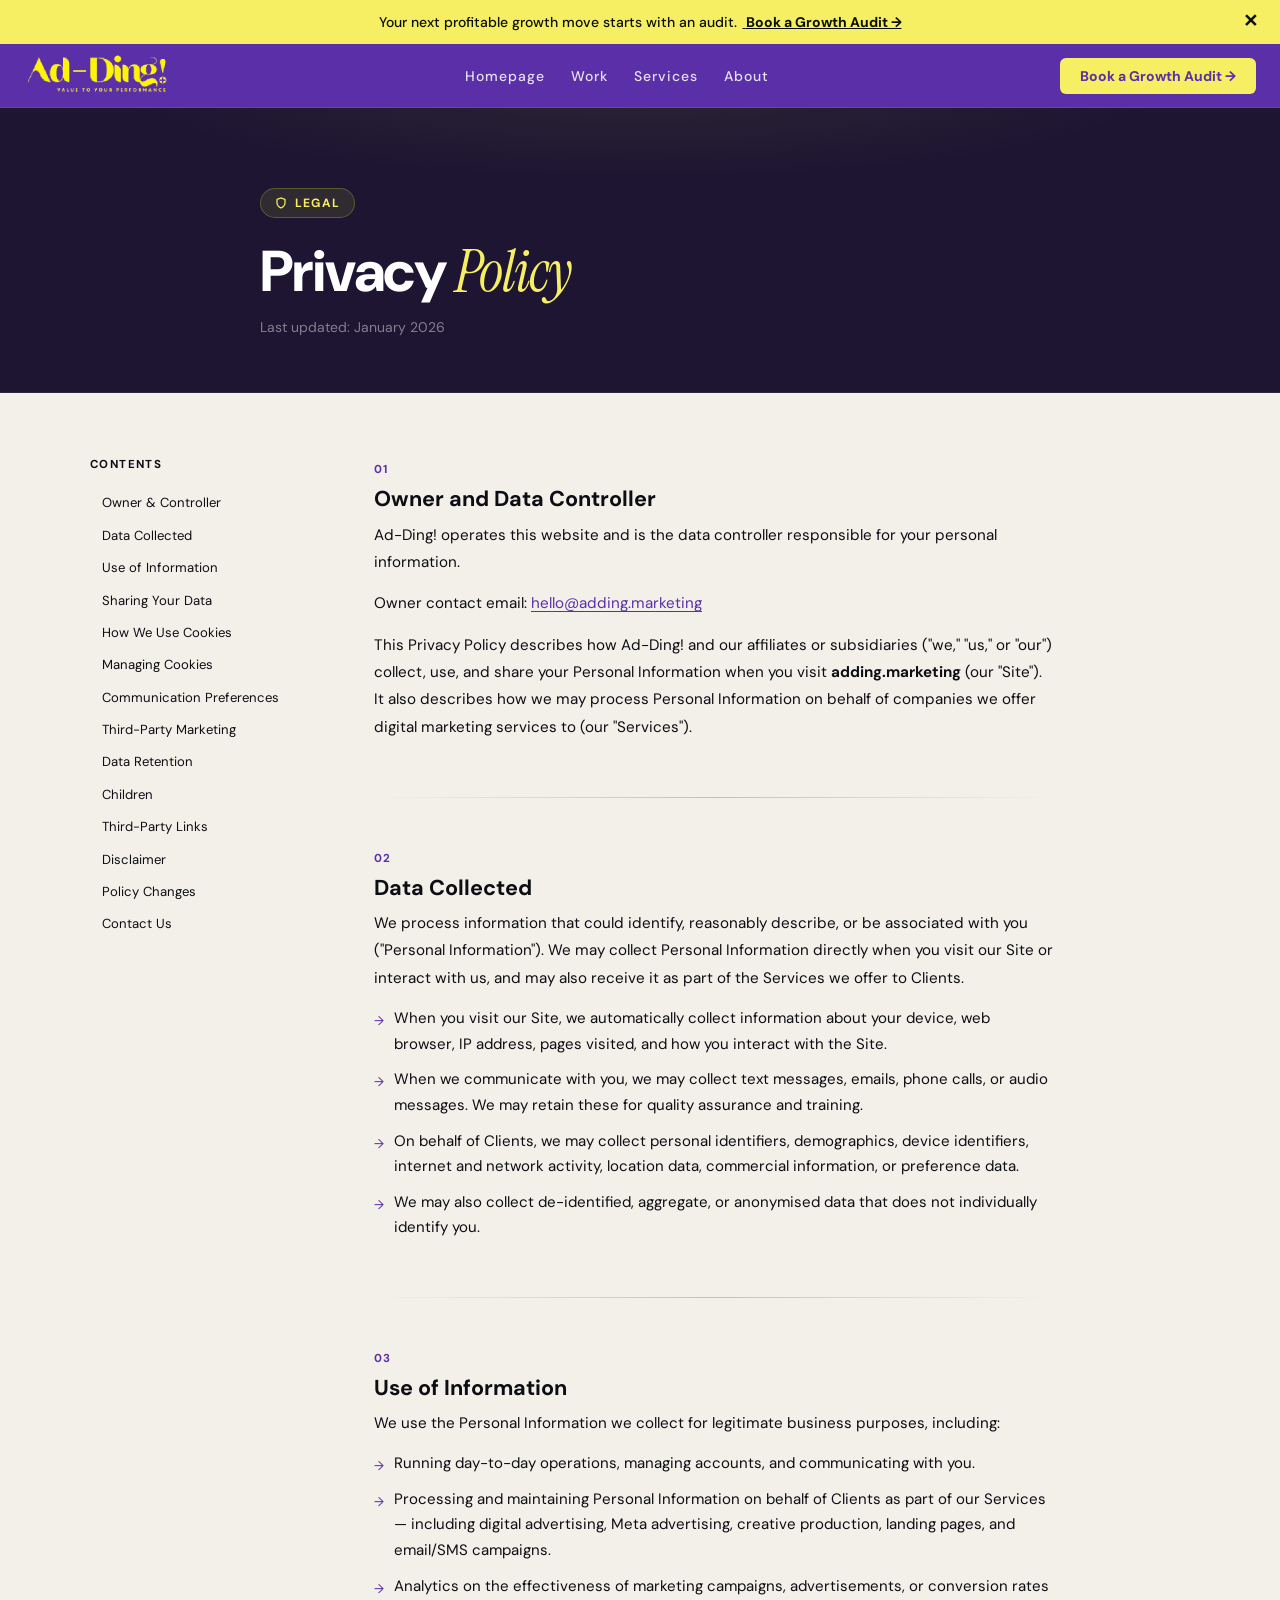
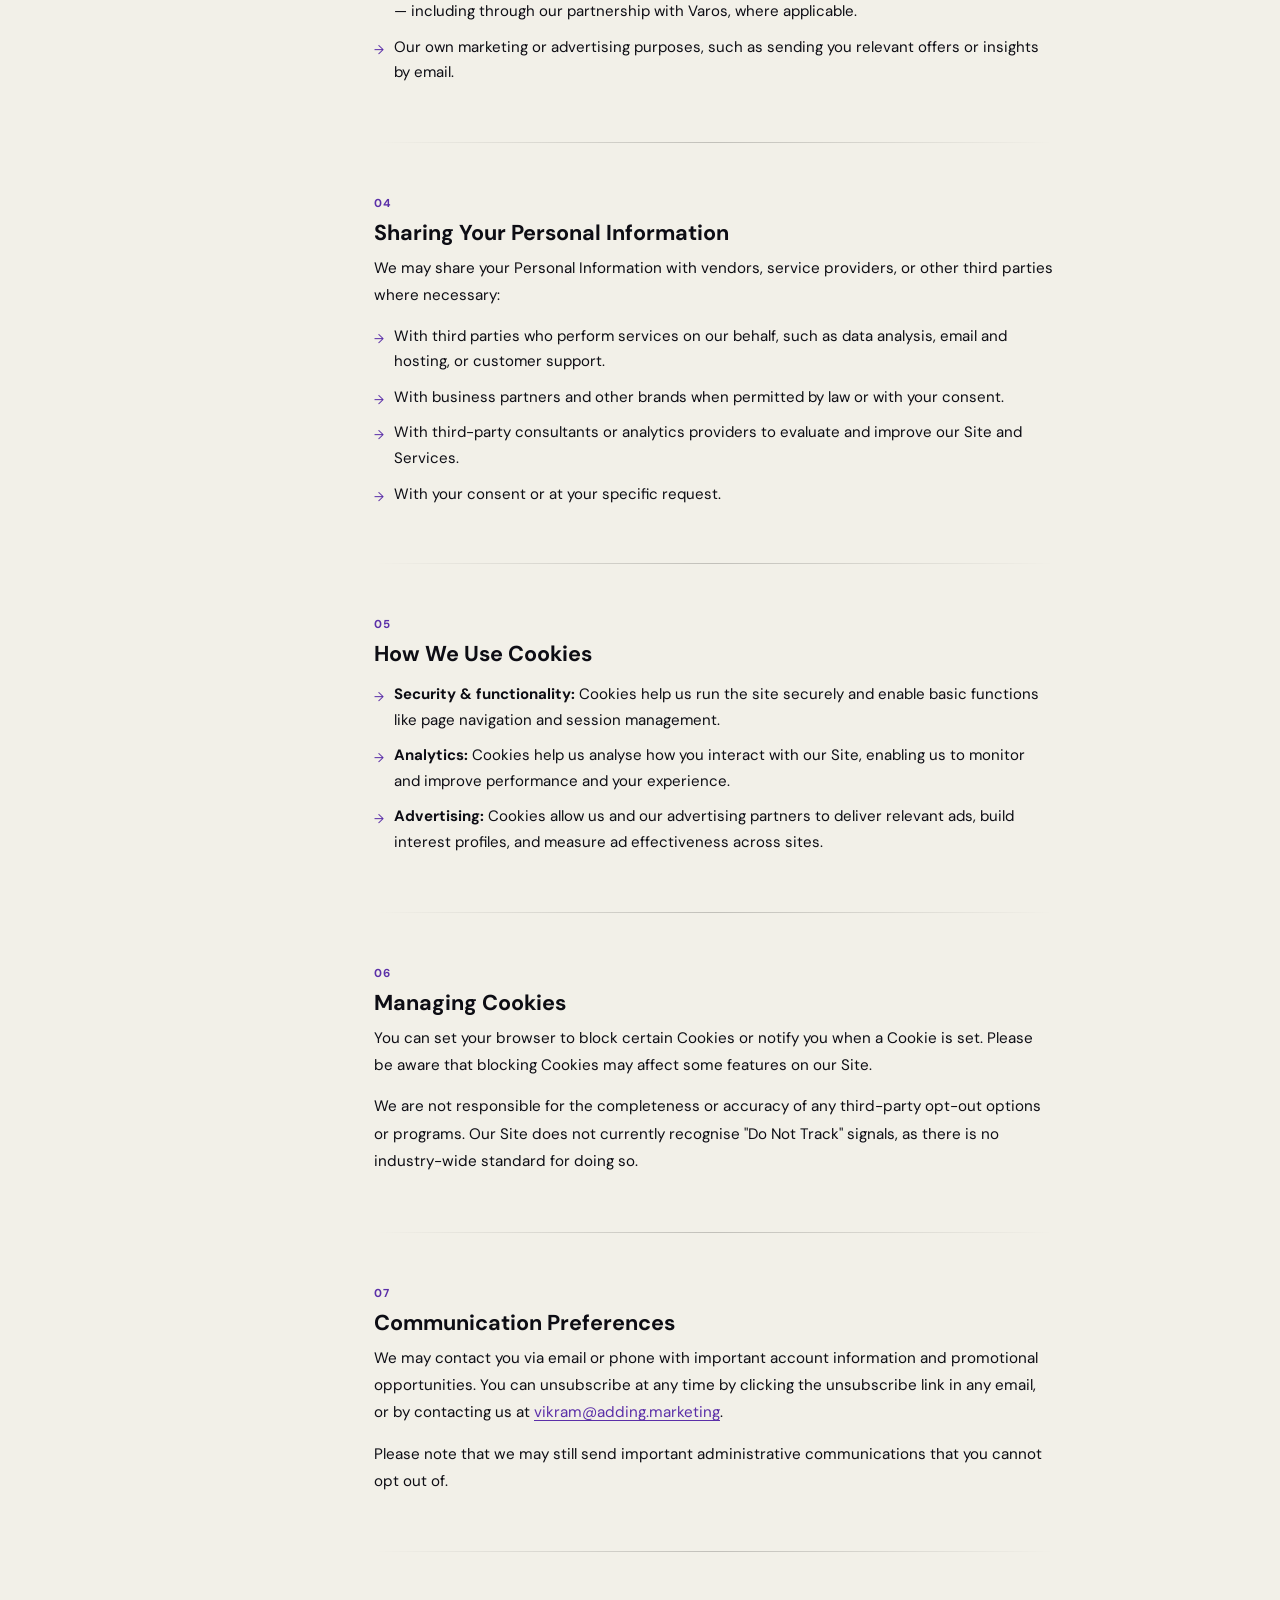
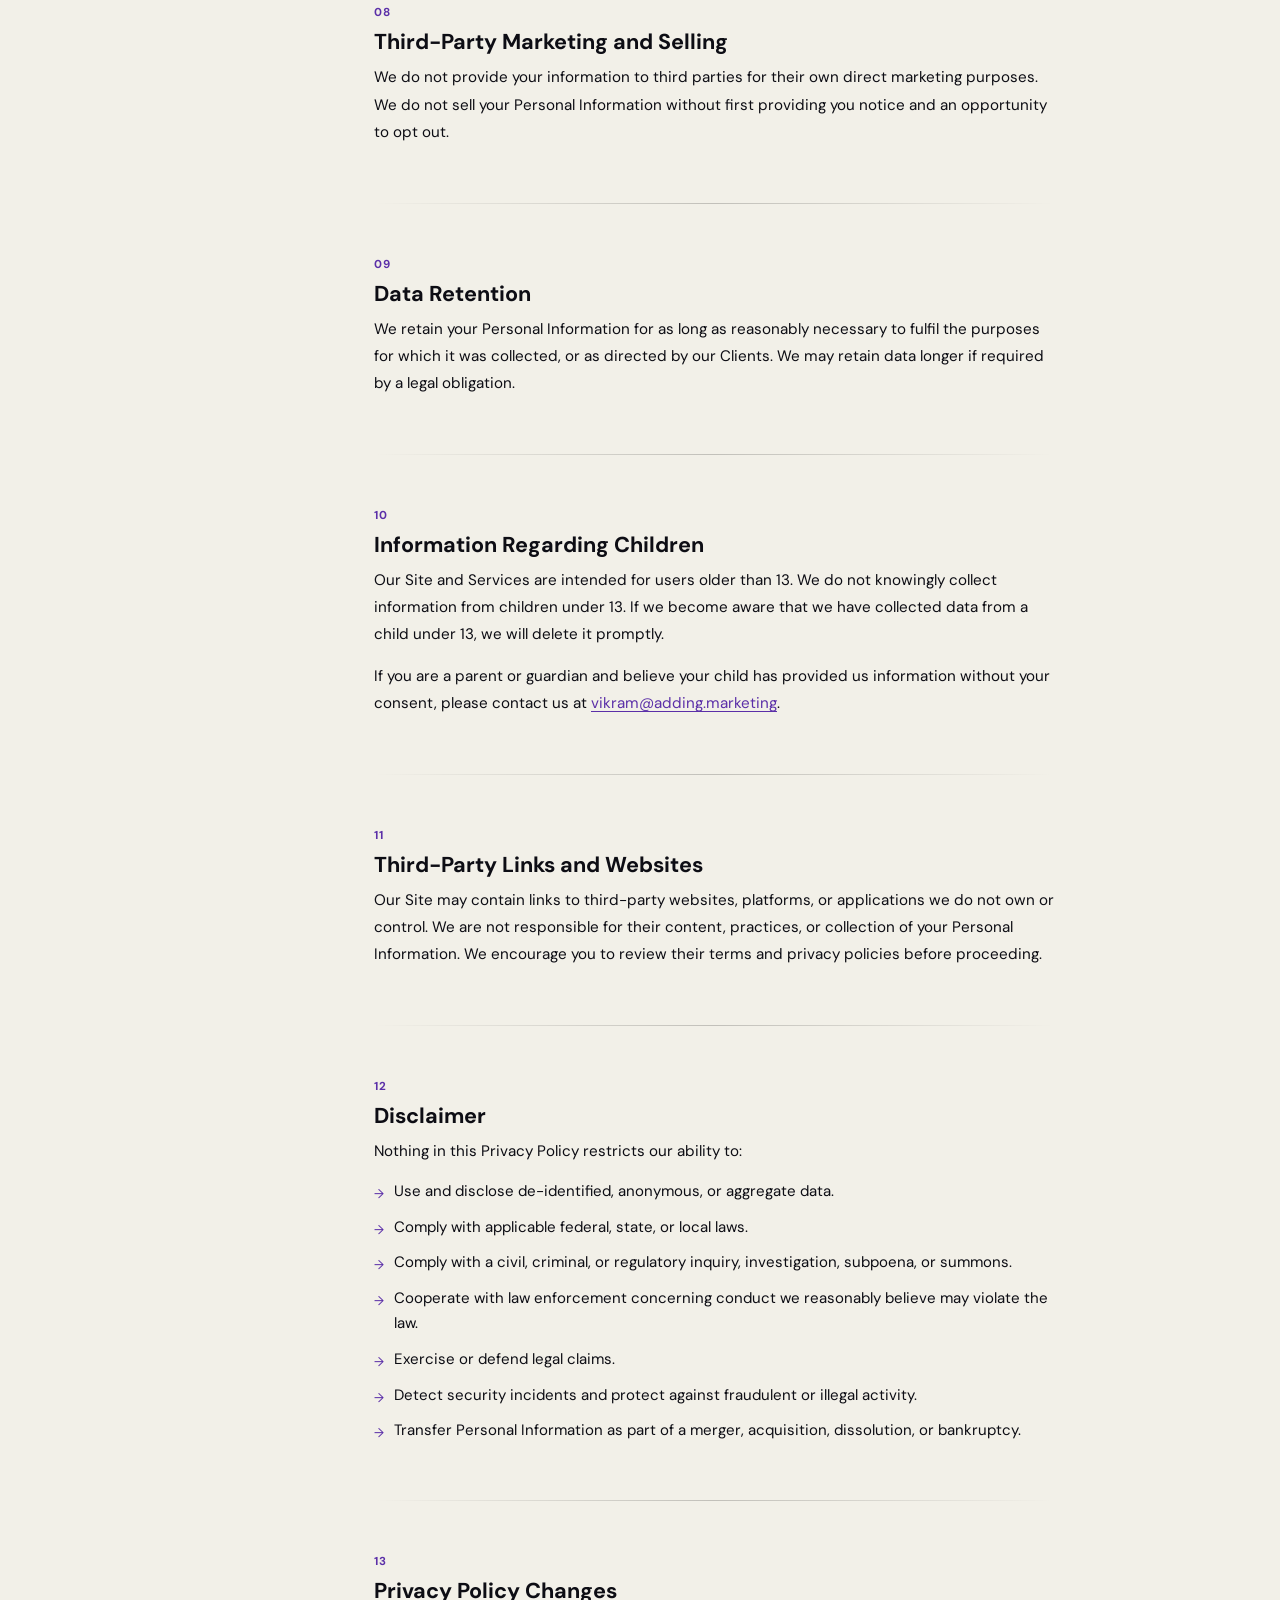
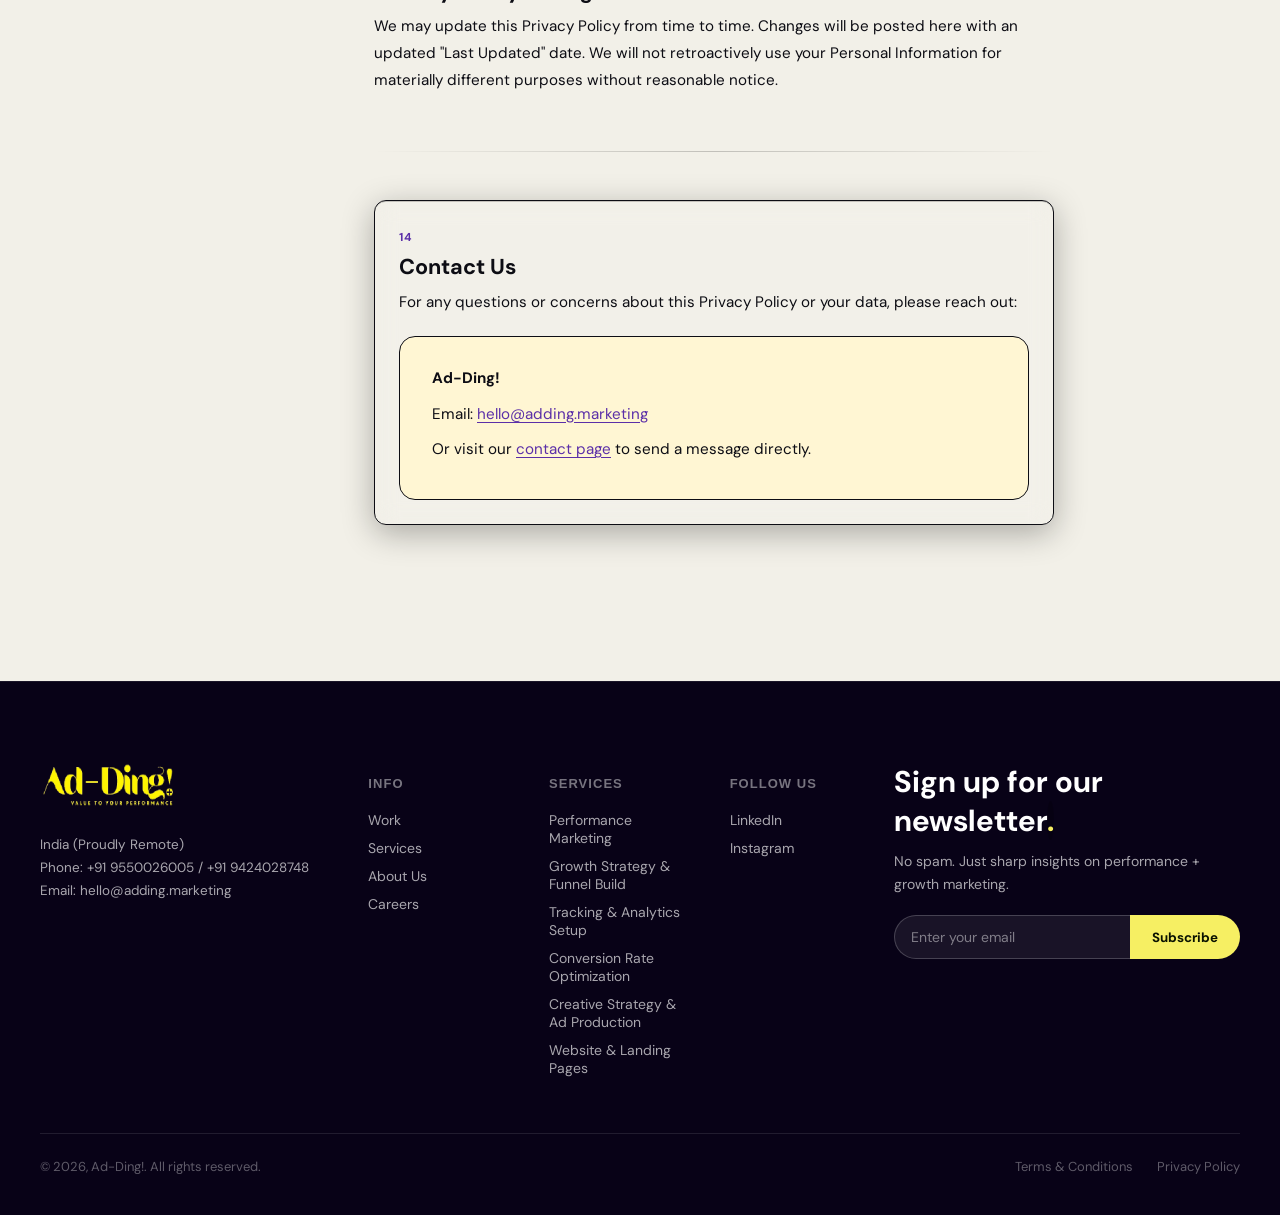
<file: privacy-policy.html>
<!DOCTYPE html>
<html lang="en">
<head>
  <meta charset="UTF-8"/>
  <meta name="viewport" content="width=device-width, initial-scale=1.0, viewport-fit=cover"/>
  <title>Privacy Policy – Ad-Ding! | Performance Marketing Agency</title>
  <meta name="description" content="Ad-Ding!'s Privacy Policy — how we collect, use, and protect your personal information when you use our site and services."/>
  <meta name="robots" content="index, follow"/>
  <link rel="canonical" href="https://www.adding.marketing/privacy-policy"/>
  <meta property="og:type" content="website"/>
  <meta property="og:url" content="https://www.adding.marketing/privacy-policy"/>
  <meta property="og:title" content="Privacy Policy – Ad-Ding!"/>
  <meta property="og:description" content="How Ad-Ding! collects, uses, and protects your personal data."/>
  <meta property="og:image" content="https://www.adding.marketing/assets/og-image.jpg"/>
  <link rel="icon" href="/assets/favicon.ico" sizes="any"/>
  <link rel="icon" href="/assets/favicon.svg" type="image/svg+xml"/>
  <link rel="apple-touch-icon" href="/assets/apple-touch-icon.png"/>
  <link rel="preconnect" href="https://fonts.googleapis.com"/>
  <link rel="preconnect" href="https://fonts.gstatic.com" crossorigin/>
  <link href="https://fonts.googleapis.com/css2?family=DM+Sans:ital,opsz,wght@0,9..40,400;0,9..40,500;0,9..40,600;0,9..40,700;0,9..40,800;1,9..40,400&family=Instrument+Serif:ital@0;1&display=swap" rel="stylesheet"/>
  <link rel="stylesheet" href="css/style.css"/>
  <style>
    .legal-hero{background:#1e1533;padding:80px 24px 56px;border-bottom:1px solid rgba(255,255,255,.07);position:relative;overflow:hidden}
    .legal-hero::before{content:'';position:absolute;inset:0;background:radial-gradient(ellipse 60% 50% at 50% -10%,rgba(200,240,45,.08) 0%,transparent 70%);pointer-events:none}
    .legal-hero-inner{max-width:760px;margin:0 auto;position:relative}
    .legal-eyebrow{display:inline-flex;align-items:center;gap:8px;background:rgba(200,240,45,.1);border:1px solid rgba(200,240,45,.25);color:#f6ef63;font-size:.75rem;font-weight:700;letter-spacing:.1em;text-transform:uppercase;padding:6px 14px;border-radius:100px;margin-bottom:24px}
    .legal-hero-title{font-size:clamp(2.4rem,5vw,3.6rem);font-weight:800;letter-spacing:-.03em;line-height:1.05;color:#fff;margin-bottom:16px}
    .legal-hero-title em{font-family:'Instrument Serif',serif;font-style:italic;font-weight:400;color:#f6ef63}
    .legal-meta{font-size:.875rem;color:rgba(255,255,255,.45);margin-top:8px}
    .legal-body{background:#f2f0e8;padding:64px 24px 100px}
    .legal-grid{max-width:1100px;margin:0 auto;display:grid;grid-template-columns:220px 1fr;gap:64px;align-items:start}
    .legal-toc{position:sticky;top:84px}
    .legal-toc-title{font-size:.72rem;font-weight:700;letter-spacing:.12em;text-transform:uppercase;color:#0d0d14;margin-bottom:16px}
    .legal-toc-list{list-style:none;display:flex;flex-direction:column;gap:2px}
    .legal-toc-list a{display:block;font-size:.82rem;color:#0d0d14;padding:6px 10px;border-radius:6px;border-left:2px solid transparent;transition:color .2s,border-color .2s,background .2s;line-height:1.4}
    .legal-toc-list a:hover,.legal-toc-list a.active{color:#5b2fa8;border-left-color:#5b2fa8;background:rgba(200,240,45,.05)}
    .legal-content{max-width:680px}
    .legal-section{margin-bottom:56px;scroll-margin-top:90px}
    .legal-section-num{display:inline-block;font-size:.72rem;font-weight:700;letter-spacing:.1em;text-transform:uppercase;color:#5b2fa8;margin-bottom:8px}
    .legal-section h2{font-size:1.35rem;font-weight:700;color:#0d0d14;margin-bottom:8px;line-height:1.3}
    .legal-section p{font-size:.95rem;color:#0d0d14;line-height:1.8;margin-bottom:14px}
    .legal-section p:last-child{margin-bottom:0}
    .legal-section ul{list-style:none;display:flex;flex-direction:column;gap:10px;margin:14px 0}
    .legal-section ul li{font-size:.94rem;color:#0d0d14;line-height:1.7;padding-left:20px;position:relative}
    .legal-section ul li::before{content:'→';position:absolute;left:0;color:#5b2fa8;font-size:.8rem;top:4px}
    .legal-section a{color:#5b2fa8;text-decoration:underline;text-underline-offset:3px}
    .legal-section a:hover{opacity:.8}
    .legal-divider{height:1px;background:linear-gradient(
        to right,
        transparent,
        rgba(0,0,0,0.2),
        transparent
      );margin:48px 0}
    .legal-contact-card{background:#fff6d3;border:1px solid #0d0d14;border-radius:16px;padding:28px 32px;margin-top:20px}
    .legal-contact-card p{margin-bottom:8px!important}
    .legal-contact-card p {color: #0d0d14;}
    .legal-contact-card strong{color:#0d0d14}
    section#contact-card {
    background: rgba(255, 255, 255, 0.05);
    backdrop-filter: blur(12px);
    -webkit-backdrop-filter: blur(12px);
    border-radius: 12px;
    border: 1px solid #0d0d14;
    padding: 24px;
    box-shadow: 0 8px 32px rgba(0, 0, 0, 0.3), inset 0 1px 0 rgb(0 0 0 / 20%);
    }
    @media(max-width:900px){.legal-grid{grid-template-columns:1fr;gap:40px}.legal-toc{position:static;background:rgba(255,255,255,.04);border:1px solid rgba(255,255,255,.08);border-radius:12px;padding:20px}.legal-content{max-width:100%}}
    @media(max-width:600px){.legal-hero{padding:60px 20px 40px}.legal-body{padding:40px 20px 72px}.legal-contact-card{padding:22px 20px}}
  </style>
  <script type="application/ld+json">
  {"@context":"https://schema.org","@type":"WebPage","@id":"https://www.adding.marketing/privacy-policy","name":"Privacy Policy – Ad-Ding!","url":"https://www.adding.marketing/privacy-policy","description":"Ad-Ding!'s Privacy Policy detailing data collection, use, and your rights.","isPartOf":{"@id":"https://www.adding.marketing/#website"},"about":{"@id":"https://www.adding.marketing/#organization"},"dateModified":"2026-01-01","breadcrumb":{"@type":"BreadcrumbList","itemListElement":[{"@type":"ListItem","position":1,"name":"Home","item":"https://www.adding.marketing/"},{"@type":"ListItem","position":2,"name":"Privacy Policy","item":"https://www.adding.marketing/privacy-policy"}]}}
  </script>
</head>
<body>

  <div id="ann-bar" role="banner" aria-label="Promotional announcement">
    <span>Your next profitable growth move starts with an audit.</span>
    <span class="ann-link" id="ann-cta">&nbsp;<strong>Book a Growth Audit →</strong></span>
    <button class="ann-close" id="ann-close" aria-label="Close announcement">✕</button>
  </div>

  <nav id="navbar" aria-label="Primary navigation">
    <div class="nav-inner">
      <a href="index.html" class="nav-logo" aria-label="Ad-Ding! – Home">
        <img src="assets/logos/ad ding footer logo.webp" alt="Ad-Ding! – Performance Marketing Agency" class="nav-logo-img" width="150" height="50"/>
      </a>
      <ul class="nav-links" role="list">
        <li><a href="index.html">Homepage</a></li>
        <li><a href="work.html">Work</a></li>
        <li><a href="services.html">Services</a></li>
        <li><a href="about.html">About</a></li>
      </ul>
      <div class="nav-right">
        <button class="btn-demo" onclick="openModal()" aria-label="Book a Growth Audit with Ad-Ding!">Book a Growth Audit →</button>
      </div>
      <button class="hamburger" id="hamburger" aria-label="Open mobile menu" aria-expanded="false" aria-controls="mobile-menu">
        <svg viewBox="0 0 24 24" fill="none" stroke="currentColor" stroke-width="2.5" aria-hidden="true"><line x1="3" y1="6" x2="21" y2="6"/><line x1="3" y1="12" x2="21" y2="12"/><line x1="3" y1="18" x2="21" y2="18"/></svg>
      </button>
    </div>
  </nav>

  <div class="mobile-menu" id="mobile-menu" aria-hidden="true" role="navigation" aria-label="Mobile navigation">
    <div class="mobile-menu-item"><a href="index.html">Homepage</a></div>
    <div class="mobile-menu-item"><a href="work.html">Work</a></div>
    <div class="mobile-menu-item"><a href="services.html">Services</a></div>
    <div class="mobile-menu-item"><a href="about.html">About</a></div>
    <div class="mobile-menu-actions"><button class="btn-demo" onclick="openModal()" aria-label="Book a Growth Audit with Ad-Ding!">Book a Growth Audit →</button></div>
  </div>

  <header class="legal-hero">
    <div class="legal-hero-inner">
      <div class="legal-eyebrow">
        <svg width="12" height="12" viewBox="0 0 24 24" fill="none" stroke="currentColor" stroke-width="2.5" aria-hidden="true"><path d="M12 22s8-4 8-10V5l-8-3-8 3v7c0 6 8 10 8 10z"/></svg>
        Legal
      </div>
      <h1 class="legal-hero-title">Privacy <em>Policy</em></h1>
      <p class="legal-meta">Last updated: <time datetime="2026-01">January 2026</time></p>
    </div>
  </header>

  <main class="legal-body" id="main-content">
    <div class="legal-grid">

      <aside class="legal-toc" aria-label="Table of contents">
        <p class="legal-toc-title">Contents</p>
        <ul class="legal-toc-list">
          <li><a href="#owner">Owner &amp; Controller</a></li>
          <li><a href="#data-collected">Data Collected</a></li>
          <li><a href="#use-of-information">Use of Information</a></li>
          <li><a href="#sharing">Sharing Your Data</a></li>
          <li><a href="#cookies">How We Use Cookies</a></li>
          <li><a href="#manage-cookies">Managing Cookies</a></li>
          <li><a href="#communication">Communication Preferences</a></li>
          <li><a href="#third-party-marketing">Third-Party Marketing</a></li>
          <li><a href="#data-retention">Data Retention</a></li>
          <li><a href="#children">Children</a></li>
          <li><a href="#third-party-links">Third-Party Links</a></li>
          <li><a href="#disclaimer">Disclaimer</a></li>
          <li><a href="#changes">Policy Changes</a></li>
          <li><a href="#contact">Contact Us</a></li>
        </ul>
      </aside>

      <article class="legal-content">

        <section class="legal-section" id="owner">
          <span class="legal-section-num">01</span>
          <h2>Owner and Data Controller</h2>
          <p>Ad-Ding! operates this website and is the data controller responsible for your personal information.</p>
          <p>Owner contact email: <a href="mailto:hello@adding.marketing">hello@adding.marketing</a></p>
          <p>This Privacy Policy describes how Ad-Ding! and our affiliates or subsidiaries ("we," "us," or "our") collect, use, and share your Personal Information when you visit <strong>adding.marketing</strong> (our "Site"). It also describes how we may process Personal Information on behalf of companies we offer digital marketing services to (our "Services").</p>
        </section>

        <div class="legal-divider"></div>

        <section class="legal-section" id="data-collected">
          <span class="legal-section-num">02</span>
          <h2>Data Collected</h2>
          <p>We process information that could identify, reasonably describe, or be associated with you ("Personal Information"). We may collect Personal Information directly when you visit our Site or interact with us, and may also receive it as part of the Services we offer to Clients.</p>
          <ul>
            <li>When you visit our Site, we automatically collect information about your device, web browser, IP address, pages visited, and how you interact with the Site.</li>
            <li>When we communicate with you, we may collect text messages, emails, phone calls, or audio messages. We may retain these for quality assurance and training.</li>
            <li>On behalf of Clients, we may collect personal identifiers, demographics, device identifiers, internet and network activity, location data, commercial information, or preference data.</li>
            <li>We may also collect de-identified, aggregate, or anonymised data that does not individually identify you.</li>
          </ul>
        </section>

        <div class="legal-divider"></div>

        <section class="legal-section" id="use-of-information">
          <span class="legal-section-num">03</span>
          <h2>Use of Information</h2>
          <p>We use the Personal Information we collect for legitimate business purposes, including:</p>
          <ul>
            <li>Running day-to-day operations, managing accounts, and communicating with you.</li>
            <li>Processing and maintaining Personal Information on behalf of Clients as part of our Services — including digital advertising, Meta advertising, creative production, landing pages, and email/SMS campaigns.</li>
            <li>Analytics on the effectiveness of marketing campaigns, advertisements, or conversion rates — including through our partnership with Varos, where applicable.</li>
            <li>Our own marketing or advertising purposes, such as sending you relevant offers or insights by email.</li>
          </ul>
        </section>

        <div class="legal-divider"></div>

        <section class="legal-section" id="sharing">
          <span class="legal-section-num">04</span>
          <h2>Sharing Your Personal Information</h2>
          <p>We may share your Personal Information with vendors, service providers, or other third parties where necessary:</p>
          <ul>
            <li>With third parties who perform services on our behalf, such as data analysis, email and hosting, or customer support.</li>
            <li>With business partners and other brands when permitted by law or with your consent.</li>
            <li>With third-party consultants or analytics providers to evaluate and improve our Site and Services.</li>
            <li>With your consent or at your specific request.</li>
          </ul>
        </section>

        <div class="legal-divider"></div>

        <section class="legal-section" id="cookies">
          <span class="legal-section-num">05</span>
          <h2>How We Use Cookies</h2>
          <ul>
            <li><strong>Security &amp; functionality:</strong> Cookies help us run the site securely and enable basic functions like page navigation and session management.</li>
            <li><strong>Analytics:</strong> Cookies help us analyse how you interact with our Site, enabling us to monitor and improve performance and your experience.</li>
            <li><strong>Advertising:</strong> Cookies allow us and our advertising partners to deliver relevant ads, build interest profiles, and measure ad effectiveness across sites.</li>
          </ul>
        </section>

        <div class="legal-divider"></div>

        <section class="legal-section" id="manage-cookies">
          <span class="legal-section-num">06</span>
          <h2>Managing Cookies</h2>
          <p>You can set your browser to block certain Cookies or notify you when a Cookie is set. Please be aware that blocking Cookies may affect some features on our Site.</p>
          <p>We are not responsible for the completeness or accuracy of any third-party opt-out options or programs. Our Site does not currently recognise "Do Not Track" signals, as there is no industry-wide standard for doing so.</p>
        </section>

        <div class="legal-divider"></div>

        <section class="legal-section" id="communication">
          <span class="legal-section-num">07</span>
          <h2>Communication Preferences</h2>
          <p>We may contact you via email or phone with important account information and promotional opportunities. You can unsubscribe at any time by clicking the unsubscribe link in any email, or by contacting us at <a href="mailto:vikram@adding.marketing">vikram@adding.marketing</a>.</p>
          <p>Please note that we may still send important administrative communications that you cannot opt out of.</p>
        </section>

        <div class="legal-divider"></div>

        <section class="legal-section" id="third-party-marketing">
          <span class="legal-section-num">08</span>
          <h2>Third-Party Marketing and Selling</h2>
          <p>We do not provide your information to third parties for their own direct marketing purposes. We do not sell your Personal Information without first providing you notice and an opportunity to opt out.</p>
        </section>

        <div class="legal-divider"></div>

        <section class="legal-section" id="data-retention">
          <span class="legal-section-num">09</span>
          <h2>Data Retention</h2>
          <p>We retain your Personal Information for as long as reasonably necessary to fulfil the purposes for which it was collected, or as directed by our Clients. We may retain data longer if required by a legal obligation.</p>
        </section>

        <div class="legal-divider"></div>

        <section class="legal-section" id="children">
          <span class="legal-section-num">10</span>
          <h2>Information Regarding Children</h2>
          <p>Our Site and Services are intended for users older than 13. We do not knowingly collect information from children under 13. If we become aware that we have collected data from a child under 13, we will delete it promptly.</p>
          <p>If you are a parent or guardian and believe your child has provided us information without your consent, please contact us at <a href="mailto:vikram@adding.marketing">vikram@adding.marketing</a>.</p>
        </section>

        <div class="legal-divider"></div>

        <section class="legal-section" id="third-party-links">
          <span class="legal-section-num">11</span>
          <h2>Third-Party Links and Websites</h2>
          <p>Our Site may contain links to third-party websites, platforms, or applications we do not own or control. We are not responsible for their content, practices, or collection of your Personal Information. We encourage you to review their terms and privacy policies before proceeding.</p>
        </section>

        <div class="legal-divider"></div>

        <section class="legal-section" id="disclaimer">
          <span class="legal-section-num">12</span>
          <h2>Disclaimer</h2>
          <p>Nothing in this Privacy Policy restricts our ability to:</p>
          <ul>
            <li>Use and disclose de-identified, anonymous, or aggregate data.</li>
            <li>Comply with applicable federal, state, or local laws.</li>
            <li>Comply with a civil, criminal, or regulatory inquiry, investigation, subpoena, or summons.</li>
            <li>Cooperate with law enforcement concerning conduct we reasonably believe may violate the law.</li>
            <li>Exercise or defend legal claims.</li>
            <li>Detect security incidents and protect against fraudulent or illegal activity.</li>
            <li>Transfer Personal Information as part of a merger, acquisition, dissolution, or bankruptcy.</li>
          </ul>
        </section>

        <div class="legal-divider"></div>

        <section class="legal-section" id="changes">
          <span class="legal-section-num">13</span>
          <h2>Privacy Policy Changes</h2>
          <p>We may update this Privacy Policy from time to time. Changes will be posted here with an updated "Last Updated" date. We will not retroactively use your Personal Information for materially different purposes without reasonable notice.</p>
        </section>

        <div class="legal-divider"></div>

        <section class="legal-section" id="contact-card">
          <span class="legal-section-num">14</span>
          <h2>Contact Us</h2>
          <p>For any questions or concerns about this Privacy Policy or your data, please reach out:</p>
          <div class="legal-contact-card">
            <p><strong>Ad-Ding!</strong></p>
            <p>Email: <a href="mailto:hello@adding.marketing">hello@adding.marketing</a></p>
            <p>Or visit our <a href="index.html#contact">contact page</a> to send a message directly.</p>
          </div>
        </section>

      </article>
    </div>
  </main>

  <footer class="site-footer" role="contentinfo">
    <div class="footer-inner">
      <div class="footer-brand">
        <a href="index.html" aria-label="Ad-Ding! – Home">
          <img src="assets/logos/ad ding footer logo.webp" alt="Ad-Ding! – Performance Marketing Agency" width="150" height="50" loading="lazy"/>
        </a>
        <address>
          India (Proudly Remote)<br/>
          Phone: <a href="tel:+919550026005">+91 9550026005</a> / <a href="tel:+919424028748">+91 9424028748</a><br/>
          Email: <a href="mailto:hello@adding.marketing">hello@adding.marketing</a>
        </address>
      </div>
      <nav class="footer-links" aria-label="Footer navigation">
        <div class="footer-accordion">
          <button class="accordion-header" aria-expanded="false" aria-controls="footer-info">Info <span class="icon" aria-hidden="true">+</span></button>
          <div class="accordion-content" id="footer-info">
            <a href="work.html">Work</a><a href="services.html">Services</a><a href="about.html">About Us</a><a href="careers.html">Careers</a>
          </div>
        </div>
        <div class="footer-accordion">
          <button class="accordion-header" aria-expanded="false" aria-controls="footer-services">Services <span class="icon" aria-hidden="true">+</span></button>
          <div class="accordion-content" id="footer-services">
            <a href="services.html#performance-marketing">Performance Marketing</a>
            <a href="services.html#growth-strategy">Growth Strategy &amp; Funnel Build</a>
            <a href="services.html#tracking-analytics">Tracking &amp; Analytics Setup</a>
            <a href="services.html#cro">Conversion Rate Optimization</a>
            <a href="services.html#creative-strategy">Creative Strategy &amp; Ad Production</a>
            <a href="services.html#website-builds">Website &amp; Landing Pages</a>
          </div>
        </div>
        <div class="footer-accordion">
          <button class="accordion-header" aria-expanded="false" aria-controls="footer-social">Follow Us <span class="icon" aria-hidden="true">+</span></button>
          <div class="accordion-content" id="footer-social">
            <a href="https://www.linkedin.com/in/ad-ding-20b692345/" target="_blank" rel="noopener noreferrer">LinkedIn</a>
            <a href="https://www.instagram.com/dingyourads/" target="_blank" rel="noopener noreferrer">Instagram</a>
          </div>
        </div>
      </nav>
      <div class="footer-newsletter">
        <h3>Sign up for our newsletter<span class="dot" aria-hidden="true">.</span></h3>
        <p>No spam. Just sharp insights on performance + growth marketing.</p>
        <form class="newsletter-form" id="newsletter-form" novalidate aria-label="Newsletter signup">
          <input type="email" name="email" placeholder="Enter your email" required aria-label="Email address" autocomplete="email"/>
          <button type="submit">Subscribe</button>
        </form>
        <div id="nl-status" class="cf-status" aria-live="polite"></div>
      </div>
    </div>
    <div class="footer-bottom">
      <span>© <span id="footer-year">2025</span>, Ad-Ding!. All rights reserved.</span>
      <div class="footer-legal">
        <a href="terms-and-conditions.html">Terms &amp; Conditions</a>
        <a href="privacy-policy.html" aria-current="page">Privacy Policy</a>
      </div>
    </div>
  </footer>

  <div id="modal-overlay" class="modal-overlay" aria-hidden="true" role="dialog" aria-modal="true" aria-label="Book a Growth Audit">
    <div class="modal-box">
      <button class="modal-close" onclick="closeModal()" aria-label="Close">✕</button>
      <iframe id="modal-iframe" src="" title="Book a Growth Audit" loading="lazy"></iframe>
    </div>
  </div>

  <script>
    document.getElementById('footer-year').textContent = new Date().getFullYear();
    var qs = function(s){return document.querySelector(s);};
    var qsa = function(s){return document.querySelectorAll(s);};
    // Ann bar
    (function(){var b=qs('#ann-bar'),c=qs('#ann-close');if(!b||!c)return;c.addEventListener('click',function(){b.classList.add('hidden');});})();
    // Mobile menu
    (function(){var btn=qs('#hamburger'),menu=qs('#mobile-menu');if(!btn||!menu)return;btn.addEventListener('click',function(){var o=menu.classList.toggle('open');btn.setAttribute('aria-expanded',o);menu.setAttribute('aria-hidden',!o);});document.addEventListener('click',function(e){if(!menu.contains(e.target)&&!btn.contains(e.target)){menu.classList.remove('open');btn.setAttribute('aria-expanded','false');menu.setAttribute('aria-hidden','true');}});})();
    // Modal
    (function(){var ov=qs('#modal-overlay'),fr=qs('#modal-iframe'),URL='https://calendly.com/adding-marketing/growth-audit';window.openModal=function(){if(!ov||!fr)return;fr.src=URL;ov.classList.add('open');ov.setAttribute('aria-hidden','false');document.body.style.overflow='hidden';};window.closeModal=function(){if(!ov||!fr)return;ov.classList.remove('open');ov.setAttribute('aria-hidden','true');fr.src='';document.body.style.overflow='';};if(ov)ov.addEventListener('click',function(e){if(e.target===ov)closeModal();});document.addEventListener('keydown',function(e){if(e.key==='Escape')closeModal();});})();
    // Footer accordions
    qsa('.accordion-header').forEach(function(h){h.addEventListener('click',function(){var acc=h.closest('.footer-accordion');if(!acc)return;var o=acc.classList.toggle('active');h.setAttribute('aria-expanded',o);});});
    // Newsletter
    (function(){var f=qs('#newsletter-form'),s=qs('#nl-status');if(!f)return;f.addEventListener('submit',function(e){e.preventDefault();var em=((f.elements['email']||{}).value||'').trim();if(!/^[^\s@]+@[^\s@]+\.[^\s@]+$/.test(em)){if(s){s.textContent='Please enter a valid email.';s.className='cf-status cf-status--error';}return;}if(s){s.textContent='You\'re subscribed!';s.className='cf-status cf-status--success';}f.reset();});})();
    // TOC active scroll
    (function(){var secs=qsa('.legal-section[id]'),links=qsa('.legal-toc-list a');if(!secs.length||!links.length)return;var io=new IntersectionObserver(function(entries){entries.forEach(function(en){if(en.isIntersecting){links.forEach(function(a){a.classList.remove('active');});var a=document.querySelector('.legal-toc-list a[href="#'+en.target.id+'"]');if(a)a.classList.add('active');}});},{rootMargin:'-20% 0px -70% 0px'});secs.forEach(function(s){io.observe(s);});})();
  </script>
</body>
</html>
</file>
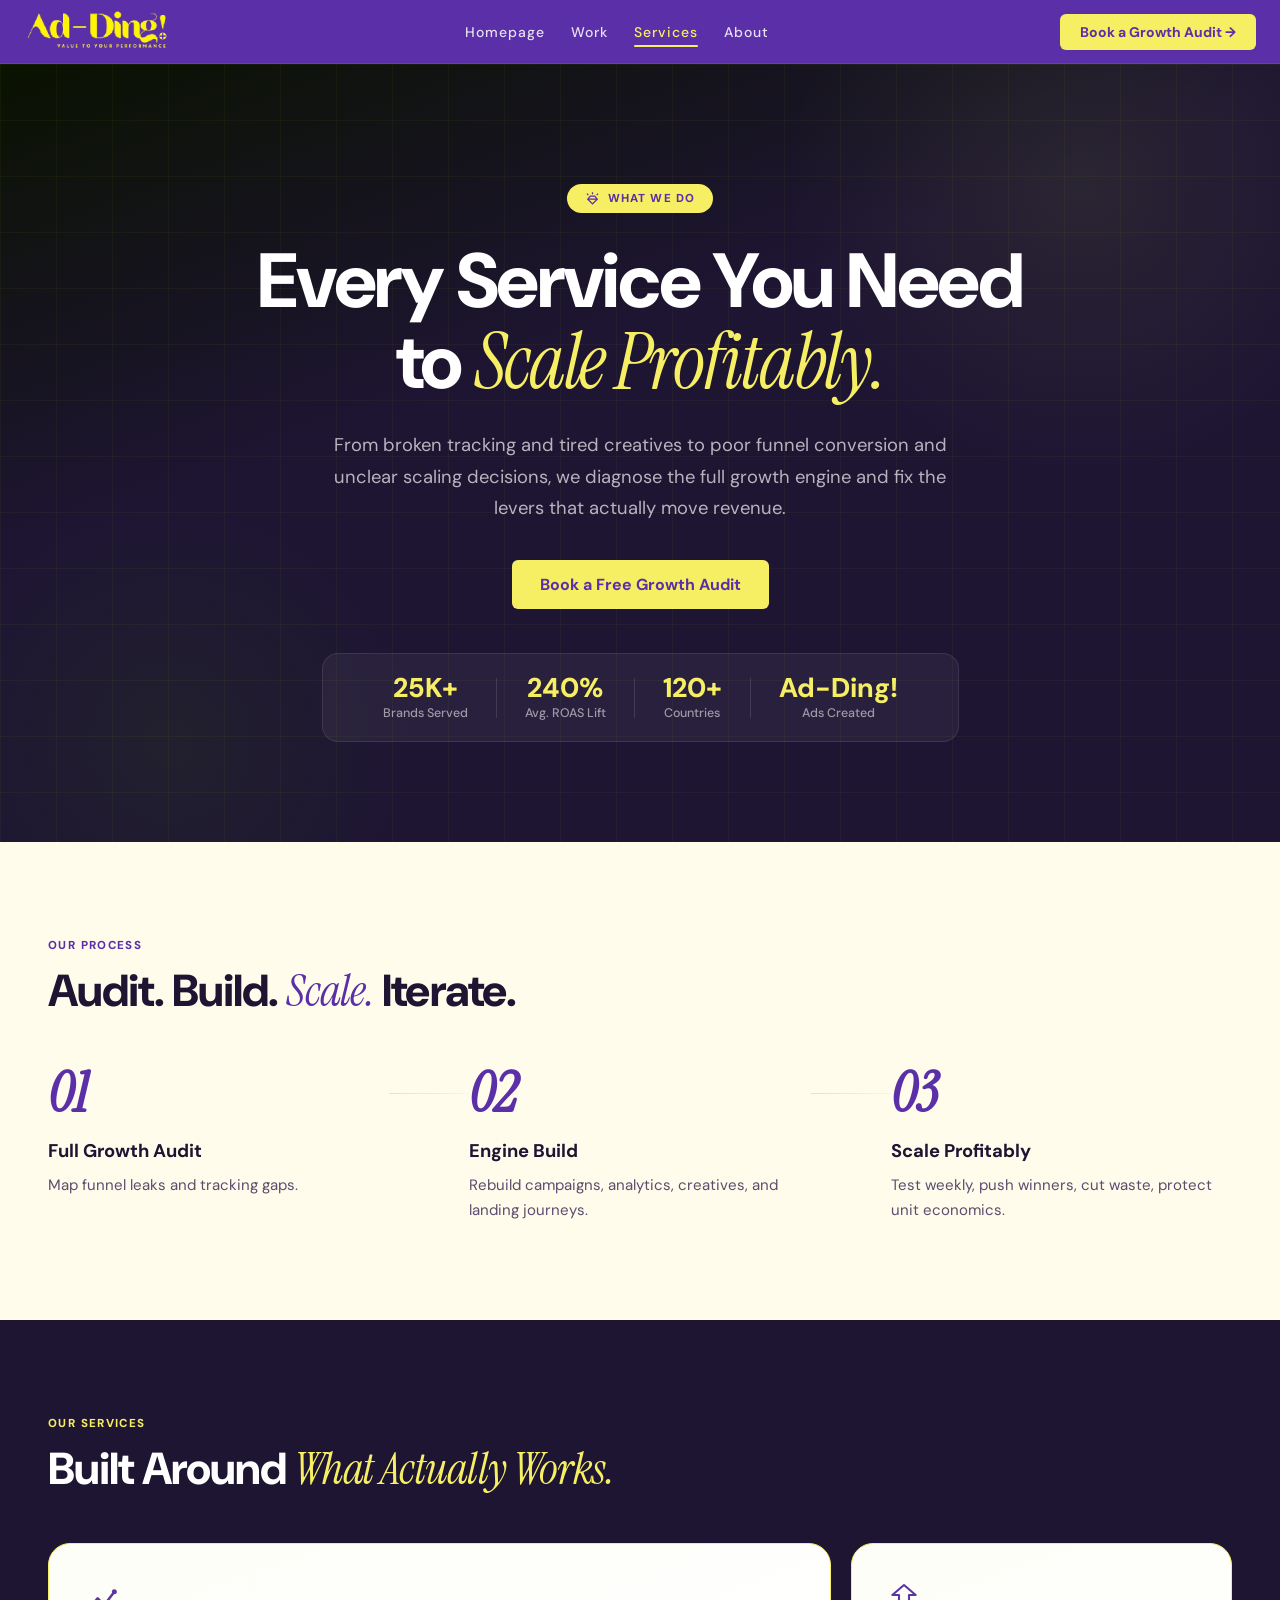
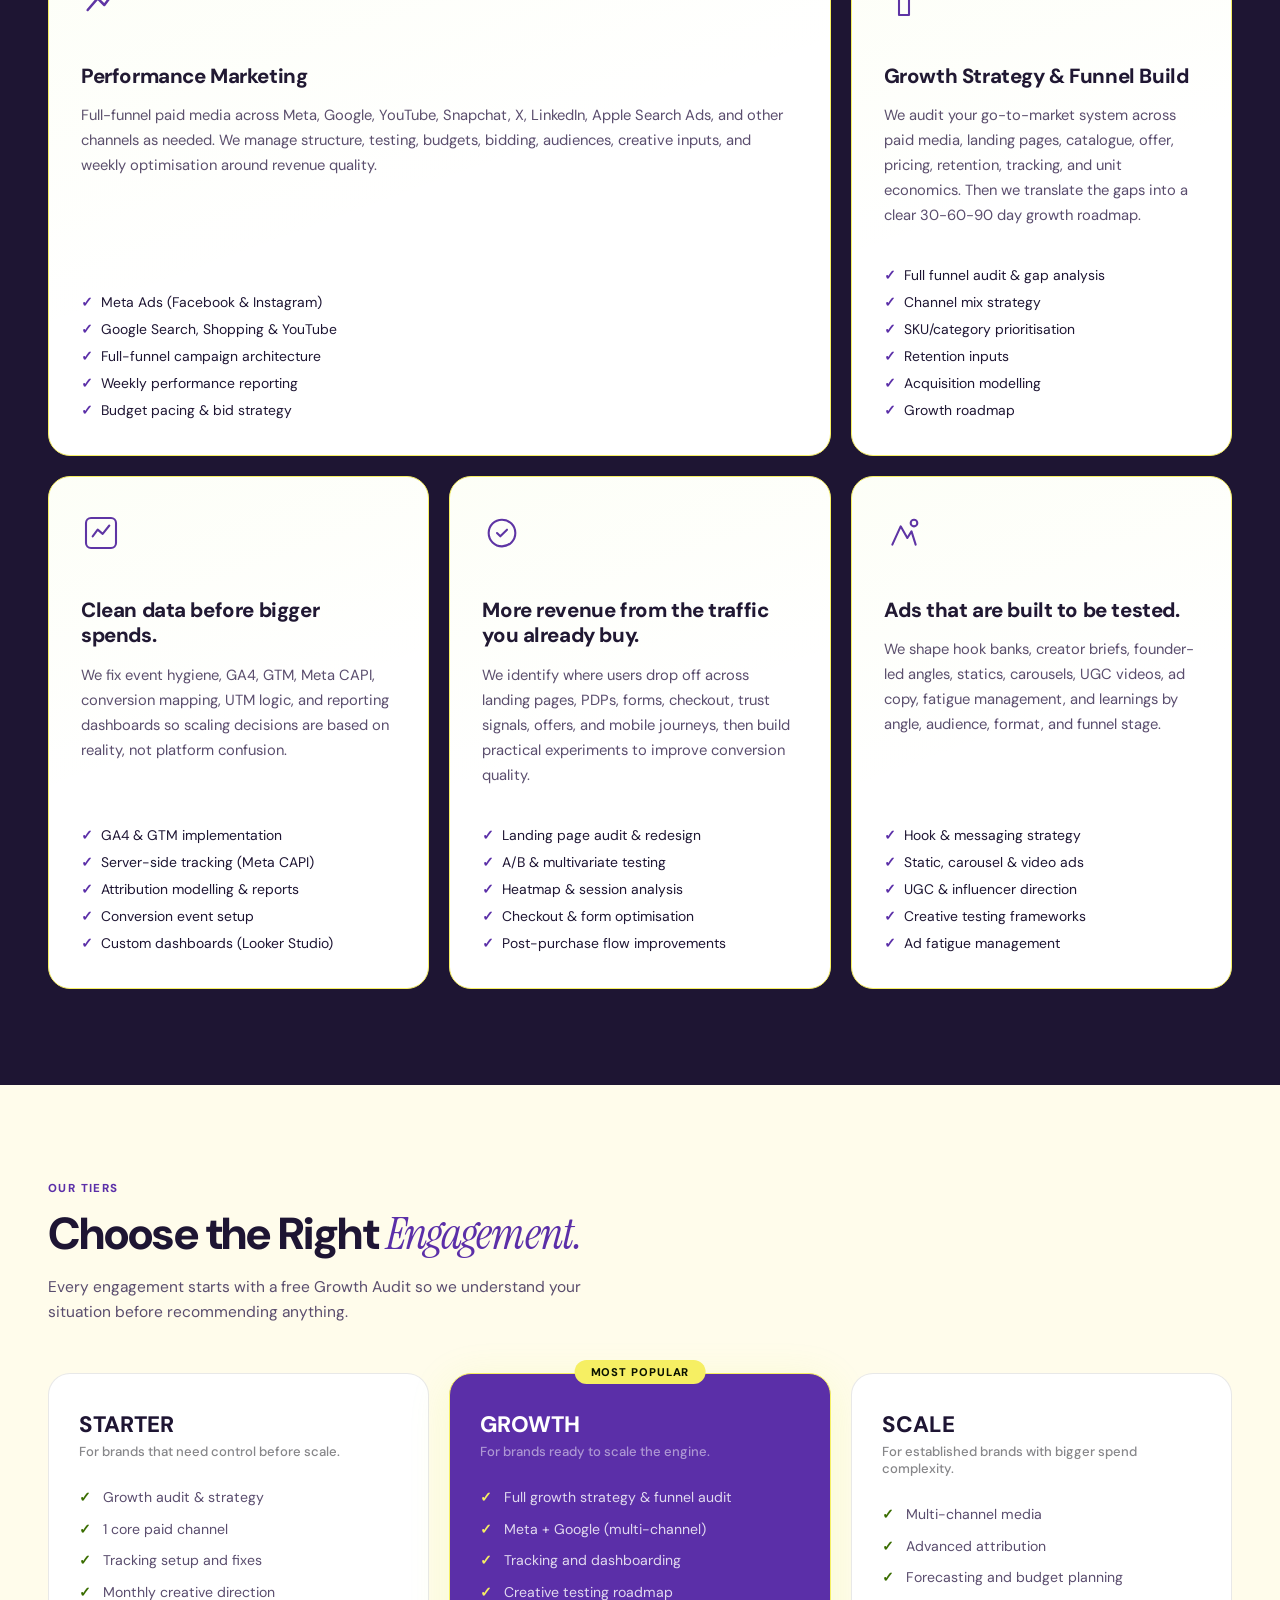
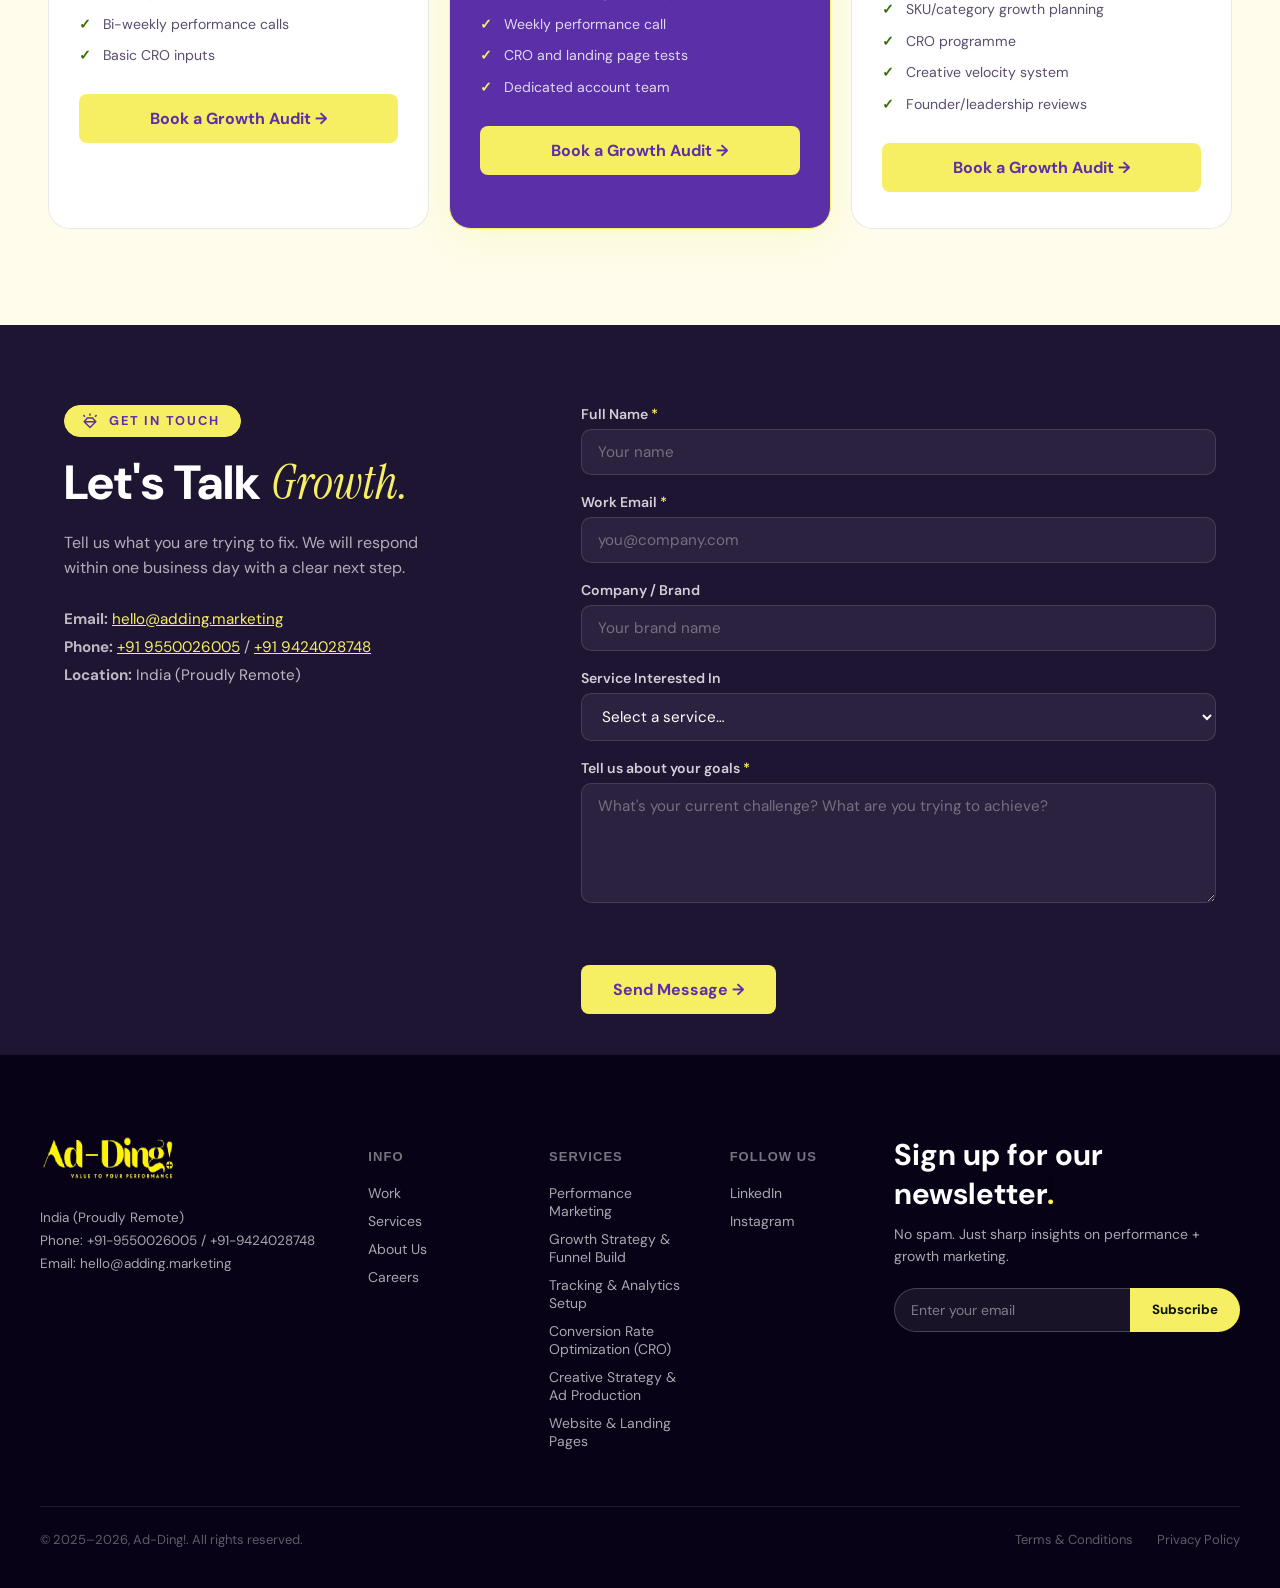
<file: services.html>
<!DOCTYPE html>
<html lang="en">
<head>
  <meta charset="UTF-8"/>
  <meta name="viewport" content="width=device-width, initial-scale=1.0, viewport-fit=cover"/>
  <title>Services – Ad-Ding! | Performance Marketing, CRO, Creative & Growth Strategy</title>
  <meta name="description" content="Explore Ad-Ding!'s full suite of performance marketing services — paid media, growth strategy, tracking & analytics, CRO, creative production, and website builds."/>
  <meta name="robots" content="index, follow"/>
  <link rel="canonical" href="https://www.adding.marketing/services"/>

  <!-- Open Graph -->
  <meta property="og:type" content="website"/>
  <meta property="og:url" content="https://www.adding.marketing/services"/>
  <meta property="og:title" content="Services – Ad-Ding! | Performance Marketing Agency"/>
  <meta property="og:description" content="Full-funnel growth services: paid media, tracking, CRO, creative strategy, and landing pages — built for D2C and eCommerce brands."/>
  <meta property="og:image" content="https://www.adding.marketing/assets/og-image.jpg"/>

  <!-- Fonts -->
  <link rel="preconnect" href="https://fonts.googleapis.com"/>
  <link rel="preconnect" href="https://fonts.gstatic.com" crossorigin/>
  <link href="https://fonts.googleapis.com/css2?family=DM+Sans:ital,opsz,wght@0,9..40,300;0,9..40,400;0,9..40,500;0,9..40,600;0,9..40,700;0,9..40,800;1,9..40,400&family=Instrument+Serif:ital@0;1&display=swap" rel="stylesheet"/>

  <link rel="stylesheet" href="css/style.css"/>
  <link rel="stylesheet" href="css/services.css"/>
</head>

<body>

<!-- ═══ NAVBAR ═══ -->
  <nav id="navbar" role="navigation" aria-label="Main navigation">
    <div class="nav-inner">
      <a href="index.html" aria-label="Ad-Ding! – Home">
        <img src="assets/logos/ad ding footer logo.webp" alt="Ad-Ding!" class="nav-logo-img" width="150" height="50"/>
      </a>
      <ul class="nav-links" role="list">
        <li><a href="index.html">Homepage</a></li>
        <li><a href="work.html">Work</a></li>
        <li><a href="services.html" aria-current="page">Services</a></li>
        <li><a href="about.html">About</a></li>
      </ul>
      <div class="nav-right">
        <button class="btn-demo" onclick="window.open('https://calendly.com/adding-marketing/growth-audit','_blank')" aria-label="Book a Growth Audit with Ad-Ding!">Book a Growth Audit →</button>
      </div>
      <button class="hamburger" id="hamburger" aria-label="Open mobile menu" aria-expanded="false" aria-controls="mobile-menu">
        <svg viewBox="0 0 24 24" fill="none" stroke="currentColor" stroke-width="2.5" aria-hidden="true">
          <line x1="3" y1="6" x2="21" y2="6"/><line x1="3" y1="12" x2="21" y2="12"/><line x1="3" y1="18" x2="21" y2="18"/>
        </svg>
      </button>
    </div>
  </nav>

  <!-- Mobile menu -->
  <div class="mobile-menu" id="mobile-menu" aria-hidden="true" role="navigation" aria-label="Mobile navigation">
    <div class="mobile-menu-item"><a href="index.html">Homepage</a></div>
    <div class="mobile-menu-item"><a href="work.html">Work</a></div>
    <div class="mobile-menu-item"><a href="services.html">Services</a></div>
    <div class="mobile-menu-item"><a href="about.html">About</a></div>
<div class="mobile-menu-actions">
      <button class="btn-demo" onclick="window.open('https://calendly.com/adding-marketing/growth-audit','_blank')" aria-label="Book a Growth Audit with Ad-Ding!">Book a Growth Audit →</button>
    </div>
  </div>

  <!-- ═══ SERVICES HERO ═══ -->
  <section class="svc-hero" aria-label="Services hero">
    <div class="svc-hero-inner">
      <div class="svc-hero-badge">
        <svg xmlns="http://www.w3.org/2000/svg" height="15px" viewBox="0 -960 960 960" width="15px" fill="#5b2fa8" aria-hidden="true"><path d="M480-80 120-436l200-244h320l200 244L480-80ZM183-680l-85-85 57-56 85 85-57 56Zm257-80v-120h80v120h-80Zm335 80-57-57 85-85 57 57-85 85ZM480-192l210-208H270l210 208ZM358-600l-99 120h442l-99-120H358Z"/></svg>
        WHAT WE DO
      </div>
      <h1 class="svc-hero-title">Every Service You Need<br>to <em>Scale Profitably.</em></h1>
      <p class="svc-hero-sub">From broken tracking and tired creatives to poor funnel conversion and unclear scaling decisions, we diagnose the full growth engine and fix the levers that actually move revenue.</p>
      <div class="svc-hero-btns">
        <button class="btn-hero-demo" onclick="window.open('https://calendly.com/adding-marketing/growth-audit','_blank')">Book a Free Growth Audit</button>
      </div>
      <!-- Stat pills -->
      <div class="svc-hero-stats" aria-label="Key statistics">
        <div class="svc-stat-pill">
          <span class="svc-stat-num">25K+</span>
          <span class="svc-stat-label">Brands Served</span>
        </div>
        <div class="svc-stat-divider" aria-hidden="true"></div>
        <div class="svc-stat-pill">
          <span class="svc-stat-num">240%</span>
          <span class="svc-stat-label">Avg. ROAS Lift</span>
        </div>
        <div class="svc-stat-divider" aria-hidden="true"></div>
        <div class="svc-stat-pill">
          <span class="svc-stat-num">120+</span>
          <span class="svc-stat-label">Countries</span>
        </div>
        <div class="svc-stat-divider" aria-hidden="true"></div>
        <div class="svc-stat-pill">
          <span class="svc-stat-num">Ad-Ding!</span>
          <span class="svc-stat-label">Ads Created</span>
        </div>
      </div>
    </div>
    <!-- Background orbs -->
    <div class="svc-hero-orb svc-hero-orb--1" aria-hidden="true"></div>
    <div class="svc-hero-orb svc-hero-orb--2" aria-hidden="true"></div>
  </section>

  <!-- ═══ HOW WE WORK ═══ -->
  <section class="svc-process" aria-label="Our process">
    <div class="svc-process-inner">
      <div class="svc-section-eyebrow">Our Process</div>
      <h2 class="svc-section-title">Audit. Build. <em>Scale.</em> Iterate.</h2>
      <div class="svc-steps">
        <div class="svc-step">
          <div class="svc-step-num" aria-hidden="true">01</div>
          <div class="svc-step-content">
            <h3>Full Growth Audit</h3>
            <p>Map funnel leaks and tracking gaps.</p>
          </div>
        </div>
        <div class="svc-step-connector" aria-hidden="true"></div>
        <div class="svc-step">
          <div class="svc-step-num" aria-hidden="true">02</div>
          <div class="svc-step-content">
            <h3>Engine Build</h3>
            <p>Rebuild campaigns, analytics, creatives, and landing journeys.</p>
          </div>
        </div>
        <div class="svc-step-connector" aria-hidden="true"></div>
        <div class="svc-step">
          <div class="svc-step-num" aria-hidden="true">03</div>
          <div class="svc-step-content">
            <h3>Scale Profitably</h3>
            <p>Test weekly, push winners, cut waste, protect unit economics.</p>
          </div>
        </div>
      </div>
    </div>
  </section>

  <!-- ═══ SERVICES GRID ═══ -->
  <section id="services-grid" class="svc-grid-section" aria-label="Our services">
    <div class="svc-grid-inner">
      <div class="svc-section-eyebrow">Our Services</div>
      <h2 class="svc-section-title">Built Around <em>What Actually Works.</em></h2>

      <div class="svc-cards">

        <!-- Service 1: Performance Marketing -->
        <article class="svc-card svc-card--featured" aria-label="Performance Marketing">
          <div class="svc-card-icon" aria-hidden="true">
            <svg viewBox="0 0 48 48" fill="none" xmlns="http://www.w3.org/2000/svg" width="40" height="40">
              <path d="M8 36L20 22L28 30L40 14" stroke="#5b2fa8" stroke-width="3" stroke-linecap="round" stroke-linejoin="round"/>
              <circle cx="40" cy="14" r="3" fill="#5b2fa8"/>
              <path d="M6 40h36" stroke="rgba(255,255,255,0.2)" stroke-width="1.5"/>
            </svg>
          </div>
          <!-- <div class="svc-card-tag">Most Popular</div> -->
          <h3 class="svc-card-title">MOST POPULAR</h3>
          <p class="svc-card-heading">Performance Marketing</p>
          <p class="svc-card-desc">Full-funnel paid media across Meta, Google, YouTube, Snapchat, X, LinkedIn, Apple Search Ads, and other channels as needed. We manage structure, testing, budgets, bidding, audiences, creative inputs, and weekly optimisation around revenue quality.</p>
          <ul class="svc-card-features" aria-label="Included features">
            <li>Meta Ads (Facebook & Instagram)</li>
            <li>Google Search, Shopping & YouTube</li>
            <li>Full-funnel campaign architecture</li>
            <li>Weekly performance reporting</li>
            <li>Budget pacing & bid strategy</li>
          </ul>
        </article>

        <!-- Service 2: Growth Strategy -->
        <article class="svc-card" aria-label="Growth Strategy and Funnel Build">
          <div class="svc-card-icon" aria-hidden="true">
            <svg viewBox="0 0 48 48" fill="none" xmlns="http://www.w3.org/2000/svg" width="40" height="40">
              <path d="M24 6L38 18H30V42H18V18H10L24 6Z" stroke="#5b2fa8" stroke-width="2.5" stroke-linejoin="round"/>
            </svg>
          </div>
          <h3 class="svc-card-title">GROWTH FOUNDATION</h3>
          <p class="svc-card-heading">Growth Strategy & Funnel Build</p>
          <p class="svc-card-desc">We audit your go-to-market system across paid media, landing pages, catalogue, offer, pricing, retention, tracking, and unit economics. Then we translate the gaps into a clear 30-60-90 day growth roadmap.</p>
          <ul class="svc-card-features" aria-label="Included features">
            <li>Full funnel audit & gap analysis</li>
            <li>Channel mix strategy</li>
            <li>SKU/category prioritisation</li>
            <li>Retention inputs</li>
            <li>Acquisition modelling</li>
            <li>Growth roadmap</li>
          </ul>
        </article>

        <!-- Service 3: Tracking & Analytics -->
        <article class="svc-card" aria-label="Tracking and Analytics Setup">
          <div class="svc-card-icon" aria-hidden="true">
            <svg viewBox="0 0 48 48" fill="none" xmlns="http://www.w3.org/2000/svg" width="40" height="40">
              <rect x="6" y="6" width="36" height="36" rx="6" stroke="#5b2fa8" stroke-width="2.5"/>
              <path d="M14 28l6-8 6 5 8-10" stroke="#5b2fa8" stroke-width="2.5" stroke-linecap="round" stroke-linejoin="round"/>
            </svg>
          </div>
          <h3 class="svc-card-title">TRACKING & ANALYTICS</h3>
          <p class="svc-card-heading">Clean data before bigger spends.</p>
          <p class="svc-card-desc">We fix event hygiene, GA4, GTM, Meta CAPI, conversion mapping, UTM logic, and reporting dashboards so scaling decisions are based on reality, not platform confusion.</p>
          <ul class="svc-card-features" aria-label="Included features">
            <li>GA4 & GTM implementation</li>
            <li>Server-side tracking (Meta CAPI)</li>
            <li>Attribution modelling & reports</li>
            <li>Conversion event setup</li>
            <li>Custom dashboards (Looker Studio)</li>
          </ul>
        </article>

        <!-- Service 4: CRO -->
        <article class="svc-card" aria-label="Conversion Rate Optimisation">
          <div class="svc-card-icon" aria-hidden="true">
            <svg viewBox="0 0 48 48" fill="none" xmlns="http://www.w3.org/2000/svg" width="40" height="40">
              <circle cx="24" cy="24" r="16" stroke="#5b2fa8" stroke-width="2.5"/>
              <path d="M18 24l4 4 8-8" stroke="#5b2fa8" stroke-width="2.5" stroke-linecap="round" stroke-linejoin="round"/>
            </svg>
          </div>
          <h3 class="svc-card-title">CRO – Conversion Rate Optimisation</h3>
          <p class="svc-card-heading">More revenue from the traffic you already buy.</p>
          <p class="svc-card-desc">We identify where users drop off across landing pages, PDPs, forms, checkout, trust signals, offers, and mobile journeys, then build practical experiments to improve conversion quality.</p>
          <ul class="svc-card-features" aria-label="Included features">
            <li>Landing page audit & redesign</li>
            <li>A/B & multivariate testing</li>
            <li>Heatmap & session analysis</li>
            <li>Checkout & form optimisation</li>
            <li>Post-purchase flow improvements</li>
          </ul>
        </article>

        <!-- Service 5: Creative Strategy -->
        <article class="svc-card" aria-label="Creative Strategy and Ad Production">
          <div class="svc-card-icon" aria-hidden="true">
            <svg viewBox="0 0 48 48" fill="none" xmlns="http://www.w3.org/2000/svg" width="40" height="40">
              <path d="M10 38L20 16l8 14 5-8 5 16" stroke="#5b2fa8" stroke-width="2.5" stroke-linecap="round" stroke-linejoin="round"/>
              <circle cx="36" cy="12" r="4" stroke="#5b2fa8" stroke-width="2.5"/>
            </svg>
          </div>
          <h3 class="svc-card-title">CREATIVE STRATEGY</h3>
          <p class="svc-card-heading">Ads that are built to be tested.</p>
          <p class="svc-card-desc">We shape hook banks, creator briefs, founder-led angles, statics, carousels, UGC videos, ad copy, fatigue management, and learnings by angle, audience, format, and funnel stage.</p>
          <ul class="svc-card-features" aria-label="Included features">
            <li>Hook & messaging strategy</li>
            <li>Static, carousel & video ads</li>
            <li>UGC & influencer direction</li>
            <li>Creative testing frameworks</li>
            <li>Ad fatigue management</li>
          </ul>
        </article>

        <!-- Service 6: Website Builds -->
        <!-- <article class="svc-card" aria-label="Website and Landing Page Builds">
          <div class="svc-card-icon" aria-hidden="true">
            <svg viewBox="0 0 48 48" fill="none" xmlns="http://www.w3.org/2000/svg" width="40" height="40">
              <rect x="6" y="10" width="36" height="28" rx="4" stroke="#c8f02d" stroke-width="2.5"/>
              <path d="M6 18h36" stroke="#c8f02d" stroke-width="2"/>
              <circle cx="12" cy="14" r="1.5" fill="#c8f02d"/>
              <circle cx="17" cy="14" r="1.5" fill="#c8f02d"/>
              <circle cx="22" cy="14" r="1.5" fill="#c8f02d"/>
            </svg>
          </div>
          <h3 class="svc-card-title">Website &amp; Landing Page Builds</h3>
          <p class="svc-card-heading">Fast, conversion-first pages built to perform under paid traffic.</p>
          <p class="svc-card-desc">Custom-built pages designed to convert — not just look good. We build fast, accessible, SEO-ready sites on Webflow, Shopify, or custom code tailored to your brand.</p>
          <ul class="svc-card-features" aria-label="Included features">
            <li>Conversion-first page design</li>
            <li>Webflow & Shopify builds</li>
            <li>Mobile-optimised layouts</li>
            <li>Core Web Vitals optimisation</li>
            <li>SEO structure & metadata</li>
          </ul>
        </article> -->

      </div>
    </div>
  </section>

  <!-- ═══ COMPARISON TABLE ═══ -->
  <section class="svc-compare" aria-label="Compare service tiers">
    <div class="svc-compare-inner">
      <div class="svc-section-eyebrow">Our Tiers</div>
      <h2 class="svc-section-title">Choose the Right <em>Engagement.</em></h2>
      <p class="svc-compare-sub">Every engagement starts with a free Growth Audit so we understand your situation before recommending anything.</p>

      <div class="svc-tiers">

        <div class="svc-tier">
          <div class="svc-tier-header">
            <div class="svc-tier-name">STARTER</div>
            <div class="svc-tier-tag">For brands that need control before scale.</div>
          </div>
          <ul class="svc-tier-list">
            <li class="yes">Growth audit & strategy</li>
            <li class="yes">1 core paid channel</li>
            <li class="yes">Tracking setup and fixes</li>
            <li class="yes">Monthly creative direction</li>
            <li class="yes">Bi-weekly performance calls</li>
            <li class="yes">Basic CRO inputs</li>
          </ul>
          <button class="svc-tier-cta btn-neon" onclick="window.open('https://calendly.com/adding-marketing/growth-audit','_blank')">Book a Growth Audit →</button>
        </div>

        <div class="svc-tier svc-tier--pro">
          <div class="svc-tier-badge">Most Popular</div>
          <div class="svc-tier-header">
            <div class="svc-tier-name">GROWTH</div>
            <div class="svc-tier-tag">For brands ready to scale the engine.</div>
          </div>
          <ul class="svc-tier-list">
            <li class="yes">Full growth strategy & funnel audit</li>
            <li class="yes">Meta + Google (multi-channel)</li>
            <li class="yes">Tracking and dashboarding</li>
            <li class="yes">Creative testing roadmap</li>
            <li class="yes">Weekly performance call</li>
            <li class="yes">CRO and landing page tests</li>
            <li class="yes">Dedicated account team</li>
          </ul>
          <button class="svc-tier-cta btn-neon" onclick="window.open('https://calendly.com/adding-marketing/growth-audit','_blank')">Book a Growth Audit →</button>
        </div>

        <div class="svc-tier">
          <div class="svc-tier-header">
            <div class="svc-tier-name">SCALE</div>
            <div class="svc-tier-tag">For established brands with bigger spend complexity.</div>
          </div>
          <ul class="svc-tier-list">
            <li class="yes">Multi-channel media</li>
            <li class="yes">Advanced attribution</li>
            <li class="yes">Forecasting and budget planning</li>
            <li class="yes">SKU/category growth planning</li>
            <li class="yes">CRO programme</li>
            <li class="yes">Creative velocity system</li>
            <li class="yes">Founder/leadership reviews</li>
          </ul>
          <button class="svc-tier-cta btn-neon" onclick="window.open('https://calendly.com/adding-marketing/growth-audit','_blank')">Book a Growth Audit →</button>
        </div>

      </div>
    </div>
  </section>

  <!-- ═══ RESULTS STRIP ═══ -->
  <!-- <section class="svc-results" aria-label="Client results">
    <div class="svc-results-inner">
      <div class="svc-section-eyebrow" style="color:rgba(255,255,255,0.5)">Numbers That Prove It</div>
      <h2 class="svc-section-title" style="color:#fff">Results That <em>Scale.</em></h2>
      <div class="svc-results-grid">
        <div class="svc-result-item">
          <div class="svc-result-num">25K<span class="svc-result-plus">+</span></div>
          <div class="svc-result-label">Brands Served Globally</div>
        </div>
        <div class="svc-result-item">
          <div class="svc-result-num">30M<span class="svc-result-plus">+</span></div>
          <div class="svc-result-label">Ads Created & Tested</div>
        </div>
        <div class="svc-result-item">
          <div class="svc-result-num">120<span class="svc-result-plus">+</span></div>
          <div class="svc-result-label">Countries Reached</div>
        </div>
        <div class="svc-result-item">
          <div class="svc-result-num">80<span class="svc-result-plus">%</span></div>
          <div class="svc-result-label">Client Retention Rate</div>
        </div>
        <div class="svc-result-item">
          <div class="svc-result-num">240<span class="svc-result-plus">%</span></div>
          <div class="svc-result-label">Average ROAS Improvement</div>
        </div>
      </div>
    </div>
  </section> -->

  <!-- ═══ TESTIMONIALS ═══ -->
  <!-- <section class="svc-testimonials" aria-label="Client testimonials">
    <div class="svc-testimonials-inner">
      <div class="svc-section-eyebrow">Real Stories</div>
      <h2 class="svc-section-title">What Clients <em>Actually Say.</em></h2>

      <div class="svc-testi-grid">

        <blockquote class="svc-testi-card svc-testi-card--featured">
          <div class="svc-testi-stars" aria-label="5 out of 5 stars">★★★★★</div>
          <p>"Ad-Ding! provided us with the guidance we needed to select the optimal budget, strategy, and marketing channels, helping us improve our ROAS in under 90 days. The growth audit alone was worth more than 6 months of guesswork."</p>
          <footer class="svc-testi-author">
            <div class="svc-testi-avatar" aria-hidden="true">PF</div>
            <div>
              <div class="svc-testi-name">Patrik Findaro</div>
              <div class="svc-testi-role">Founder, Visa Franchise</div>
            </div>
          </footer>
        </blockquote>

        <blockquote class="svc-testi-card">
          <div class="svc-testi-stars" aria-label="5 out of 5 stars">★★★★★</div>
          <p>"We spent months paying $6K/month on Google Ads with zero qualified leads. Ad-Ding! fixed the foundation in week one. Month 1: 36 qualified leads. The tracking setup alone changed everything."</p>
          <footer class="svc-testi-author">
            <div class="svc-testi-avatar" aria-hidden="true">KA</div>
            <div>
              <div class="svc-testi-name">Kate A.</div>
              <div class="svc-testi-role">Managing Attorney, Alonzi Law Group</div>
            </div>
          </footer>
        </blockquote>

        <blockquote class="svc-testi-card">
          <div class="svc-testi-stars" aria-label="5 out of 5 stars">★★★★★</div>
          <p>"They helped us translate 150 years of craftsmanship into creative that actually performs on Meta and Google. The creative strategy team understood our brand immediately — no lengthy briefing process."</p>
          <footer class="svc-testi-author">
            <div class="svc-testi-avatar" aria-hidden="true">VN</div>
            <div>
              <div class="svc-testi-name">Vidya Nataraj</div>
              <div class="svc-testi-role">Director, C. Krishniah Chetty & Co.</div>
            </div>
          </footer>
        </blockquote>

      </div>
    </div>
  </section> -->

  <!-- ═══ CONTACT SECTION ═══ -->
  <section id="contact-svc" aria-label="Contact Ad-Ding!">
    <div class="padding-global padding-section-small">
      <div class="container-large-5">
        <div class="contact-inner">
          <div class="contact-left">
            <div class="svc-neon-badge-title" aria-hidden="true">
              <svg xmlns="http://www.w3.org/2000/svg" height="18px" viewBox="0 -960 960 960" width="18px" fill="#5b2fa8"><path d="M480-80 120-436l200-244h320l200 244L480-80ZM183-680l-85-85 57-56 85 85-57 56Zm257-80v-120h80v120h-80Zm335 80-57-57 85-85 57 57-85 85ZM480-192l210-208H270l210 208ZM358-600l-99 120h442l-99-120H358Z"/></svg>
              <p class="svc-kicker">GET IN TOUCH</p>
            </div>
            <h2 class="contact-title">Let's Talk <em>Growth.</em></h2>
            <p class="contact-sub">Tell us what you are trying to fix. We will respond within one business day with a clear next step.</p>
            <ul class="contact-details" aria-label="Contact information">
              <li><strong>Email:</strong> <a href="mailto:hello@adding.marketing">hello@adding.marketing</a></li>
              <li><strong>Phone:</strong> <a href="tel:+919550026005">+91 9550026005</a> / <a href="tel:+919424028748">+91 9424028748</a></li>
              <li><strong>Location:</strong> India (Proudly Remote)</li>
            </ul>
          </div>
          <div class="contact-right">
            <form id="contact-form-svc" class="contact-form" novalidate aria-label="Contact form">
              <div class="form-group">
                <label for="svc-cf-name">Full Name <span aria-hidden="true">*</span></label>
                <input type="text" id="svc-cf-name" name="name" placeholder="Your name" required autocomplete="name"/>
              </div>
              <div class="form-group">
                <label for="svc-cf-email">Work Email <span aria-hidden="true">*</span></label>
                <input type="email" id="svc-cf-email" name="email" placeholder="you@company.com" required autocomplete="email"/>
              </div>
              <div class="form-group">
                <label for="svc-cf-company">Company / Brand</label>
                <input type="text" id="svc-cf-company" name="company" placeholder="Your brand name" autocomplete="organization"/>
              </div>
              <div class="form-group">
                <label for="svc-cf-service">Service Interested In</label>
                <select id="svc-cf-service" name="service">
                  <option value="">Select a service…</option>
                  <option value="growth-strategy">Growth Strategy & Funnel Build</option>
                  <option value="performance-marketing">Performance Marketing (Meta / Google)</option>
                  <option value="tracking-analytics">Tracking & Analytics Setup</option>
                  <option value="cro">Conversion Rate Optimization (CRO)</option>
                  <option value="creative-strategy">Creative Strategy & Ad Production</option>
                  <option value="website-builds">Website & Landing Page Builds</option>
                  <option value="not-sure">Not sure — help me figure it out</option>
                </select>
              </div>
              <div class="form-group">
                <label for="svc-cf-message">Tell us about your goals <span aria-hidden="true">*</span></label>
                <textarea id="svc-cf-message" name="message" rows="4" placeholder="What's your current challenge? What are you trying to achieve?" required></textarea>
              </div>
              <div id="svc-cf-status" class="cf-status" aria-live="polite" aria-atomic="true"></div>
              <button type="submit" class="cf-submit">Send Message →</button>
            </form>
          </div>
        </div>
      </div>
    </div>
  </section>

  <!-- ═══ FOOTER LEAD FORM ═══
  <section id="footer-lead" aria-label="Footer lead capture">
    <div class="lc-inner lc-inner--footer">
      <div class="lc-left">
        <span class="lc-badge">START TODAY</span>
        <h2 class="lc-title lc-title--light">Get a Free <em>Growth Audit</em></h2>
        <p class="lc-sub lc-sub--light">Drop your details — we'll get back to you within 1 business day.</p>
        <ul class="lc-trust lc-trust--light">
          <li>✓ Free — no commitment</li>
          <li>✓ 25,000+ brands served</li>
          <li>✓ Results in 4–8 weeks</li>
        </ul>
      </div>
      <div class="lc-right">
        <form id="footer-lead-form" class="lc-form" novalidate aria-label="Footer lead form">
          <div class="lc-row">
            <div class="lc-field">
              <label for="fl-name">Full Name <span aria-hidden="true">*</span></label>
              <input type="text" id="fl-name" name="name" placeholder="Your name" required autocomplete="name" aria-required="true"/>
            </div>
            <div class="lc-field">
              <label for="fl-email">Work Email <span aria-hidden="true">*</span></label>
              <input type="email" id="fl-email" name="email" placeholder="you@company.com" required autocomplete="email" aria-required="true"/>
            </div>
          </div>
          <div class="lc-row">
            <div class="lc-field">
              <label for="fl-phone">Phone Number</label>
              <input type="tel" id="fl-phone" name="phone" placeholder="+91 98765 43210" autocomplete="tel"/>
            </div>
            <div class="lc-field">
              <label for="fl-company">Company / Brand</label>
              <input type="text" id="fl-company" name="company" placeholder="Your brand name" autocomplete="organization"/>
            </div>
          </div>
          <input type="hidden" name="source" value="Footer lead form — services"/>
          <div id="fl-status" class="cf-status" aria-live="polite" aria-atomic="true"></div>
          <button type="submit" class="lc-submit">Send →</button>
        </form>
      </div>
    </div>
  </section> -->

  <!-- ═══ FOOTER ═══ -->
  <footer class="site-footer" role="contentinfo">
    <div class="footer-inner">
      <div class="footer-brand">
        <a href="index.html" aria-label="Ad-Ding! – Home">
          <img src="assets/logos/ad ding footer logo.webp" alt="Ad-Ding! – Performance Marketing Agency" width="150" height="50" loading="lazy"/>
        </a>
        <address>
          India (Proudly Remote)<br/>
          Phone: <a href="tel:+919550026005">+91-9550026005</a> / <a href="tel:+919424028748">+91-9424028748</a><br/>
          Email: <a href="mailto:hello@adding.marketing">hello@adding.marketing</a>
        </address>
      </div>

      <nav class="footer-links" aria-label="Footer navigation">
        <div class="footer-accordion">
          <button class="accordion-header" aria-expanded="false" aria-controls="footer-info-svc">Info <span class="icon" aria-hidden="true">+</span></button>
          <div class="accordion-content" id="footer-info-svc">
            <a href="work.html">Work</a>
            <a href="services.html">Services</a>
            <a href="about.html">About Us</a>
            <a href="careers.html">Careers</a>
          </div>
        </div>
        <div class="footer-accordion">
          <button class="accordion-header" aria-expanded="false" aria-controls="footer-services-svc">Services <span class="icon" aria-hidden="true">+</span></button>
          <div class="accordion-content" id="footer-services-svc">
            <a href="services.html#performance-marketing">Performance Marketing</a>
            <a href="services.html#growth-strategy">Growth Strategy & Funnel Build</a>
            <a href="services.html#tracking-analytics">Tracking & Analytics Setup</a>
            <a href="services.html#cro">Conversion Rate Optimization (CRO)</a>
            <a href="services.html#creative-strategy">Creative Strategy & Ad Production</a>
            <a href="services.html#website-builds">Website & Landing Pages</a>
          </div>
        </div>
        <div class="footer-accordion">
          <button class="accordion-header" aria-expanded="false" aria-controls="footer-social-svc">Follow Us <span class="icon" aria-hidden="true">+</span></button>
          <div class="accordion-content" id="footer-social-svc">
            <a href="https://www.linkedin.com/in/ad-ding-20b692345/" target="_blank" rel="noopener noreferrer">LinkedIn</a>
            <a href="https://www.instagram.com/dingyourads/" target="_blank" rel="noopener noreferrer">Instagram</a>
          </div>
        </div>
      </nav>

      <div class="footer-newsletter">
        <h3>Sign up for our newsletter<span class="dot">.</span></h3>
        <p>No spam. Just sharp insights on performance + growth marketing.</p>
        <form class="newsletter-form" id="newsletter-form-svc" novalidate aria-label="Newsletter signup">
          <input type="email" name="email" placeholder="Enter your email" required aria-label="Email address for newsletter" autocomplete="email"/>
          <button type="submit">Subscribe</button>
        </form>
        <div id="nl-status-svc" class="cf-status" aria-live="polite"></div>
      </div>
    </div>

    <div class="footer-bottom">
      <span>© 2025–2026, Ad-Ding!. All rights reserved.</span>
      <div class="footer-legal">
        <a href="terms-and-conditions.html">Terms & Conditions</a>
        <a href="privacy-policy.html">Privacy Policy</a>
      </div>
    </div>
  </footer>

  <!-- ═══ LEAD CAPTURE POPUP MODAL ═══ -->
  <div id="lead-modal-overlay" role="dialog" aria-modal="true" aria-label="Book a Growth Audit" aria-hidden="true">
    <div class="lead-modal-box">
      <button class="lead-modal-close" id="lead-modal-close" aria-label="Close">✕</button>
      <div class="lead-modal-inner">
        <div class="lead-modal-left">
          <span class="lead-modal-badge">FREE GROWTH AUDIT</span>
          <h2 class="lead-modal-title">Let's Talk <em>Growth.</em></h2>
          <p class="lead-modal-sub">Fill in your details and we'll get back to you within 1 business day with a clear next step.</p>
          <ul class="lead-modal-trust">
            <li>✓ No commitment required</li>
            <li>✓ Response within 1 business day</li>
            <li>✓ 25,000+ brands served globally</li>
          </ul>
        </div>
        <div class="lead-modal-right">
          <form id="lead-modal-form" novalidate aria-label="Book a Growth Audit form">
            <div class="lead-modal-field">
              <label for="lm-name">Full Name <span aria-hidden="true">*</span></label>
              <input type="text" id="lm-name" name="name" placeholder="Your name" required autocomplete="name" aria-required="true"/>
            </div>
            <div class="lead-modal-field">
              <label for="lm-email">Work Email <span aria-hidden="true">*</span></label>
              <input type="email" id="lm-email" name="email" placeholder="you@company.com" required autocomplete="email" aria-required="true"/>
            </div>
            <div class="lead-modal-field">
              <label for="lm-phone">Phone Number</label>
              <input type="tel" id="lm-phone" name="phone" placeholder="+91 98765 43210" autocomplete="tel"/>
            </div>
            <div class="lead-modal-field">
              <label for="lm-company">Company / Brand</label>
              <input type="text" id="lm-company" name="company" placeholder="Your brand name" autocomplete="organization"/>
            </div>
            <div class="lead-modal-field">
              <label for="lm-service">Service Interested In</label>
              <select id="lm-service" name="service">
                <option value="">Select a service…</option>
                <option value="growth-strategy">Growth Strategy &amp; Funnel Build</option>
                <option value="performance-marketing">Performance Marketing (Meta / Google)</option>
                <option value="tracking-analytics">Tracking &amp; Analytics Setup</option>
                <option value="cro">Conversion Rate Optimization (CRO)</option>
                <option value="creative-strategy">Creative Strategy &amp; Ad Production</option>
                <option value="website-builds">Website &amp; Landing Page Builds</option>
                <option value="not-sure">Not sure — help me figure it out</option>
              </select>
            </div>
            <input type="hidden" name="source" id="lm-source" value="Popup modal"/>
            <div id="lead-modal-status" class="cf-status" aria-live="polite" aria-atomic="true"></div>
            <button type="submit" class="lead-modal-submit">Get My Free Audit →</button>
          </form>
        </div>
      </div>
    </div>
  </div>

  <script src="js/script.js" defer></script>
  <script src="js/services.js" defer></script>
</body>
</html>
</file>
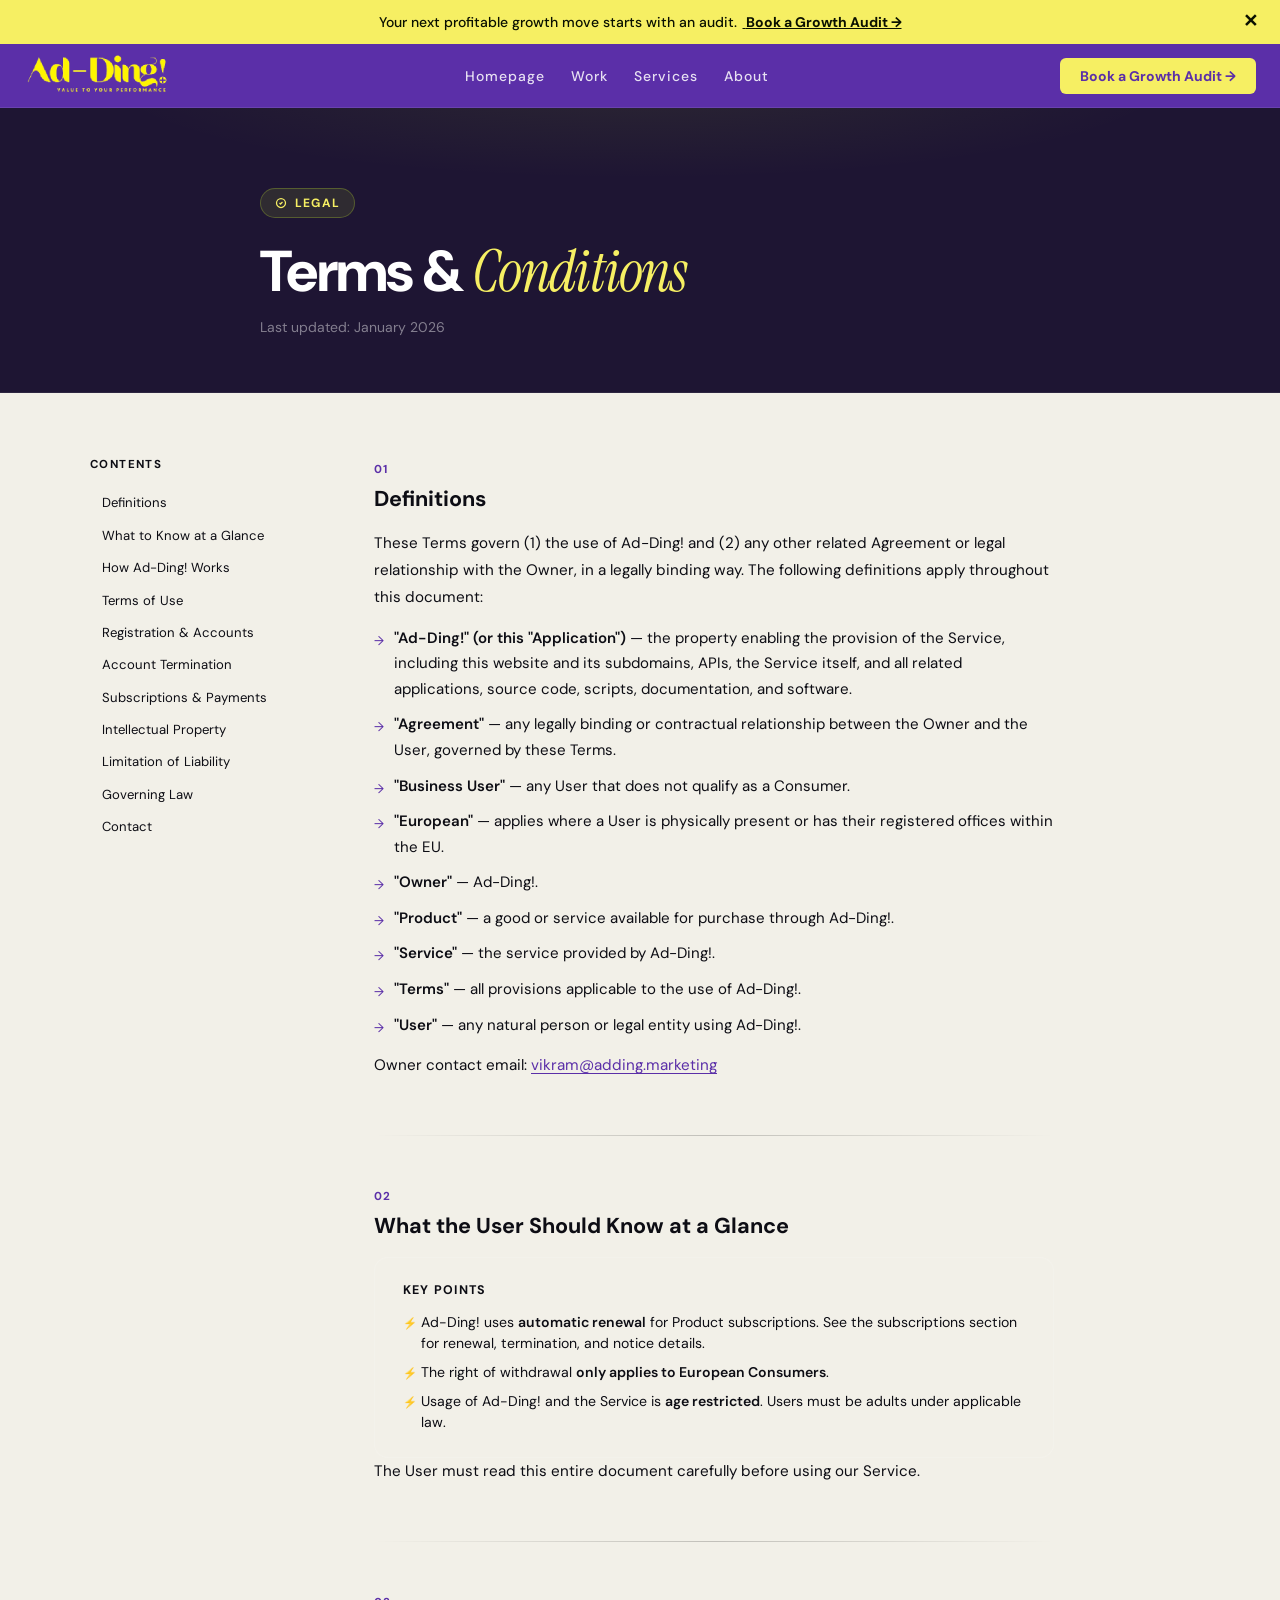
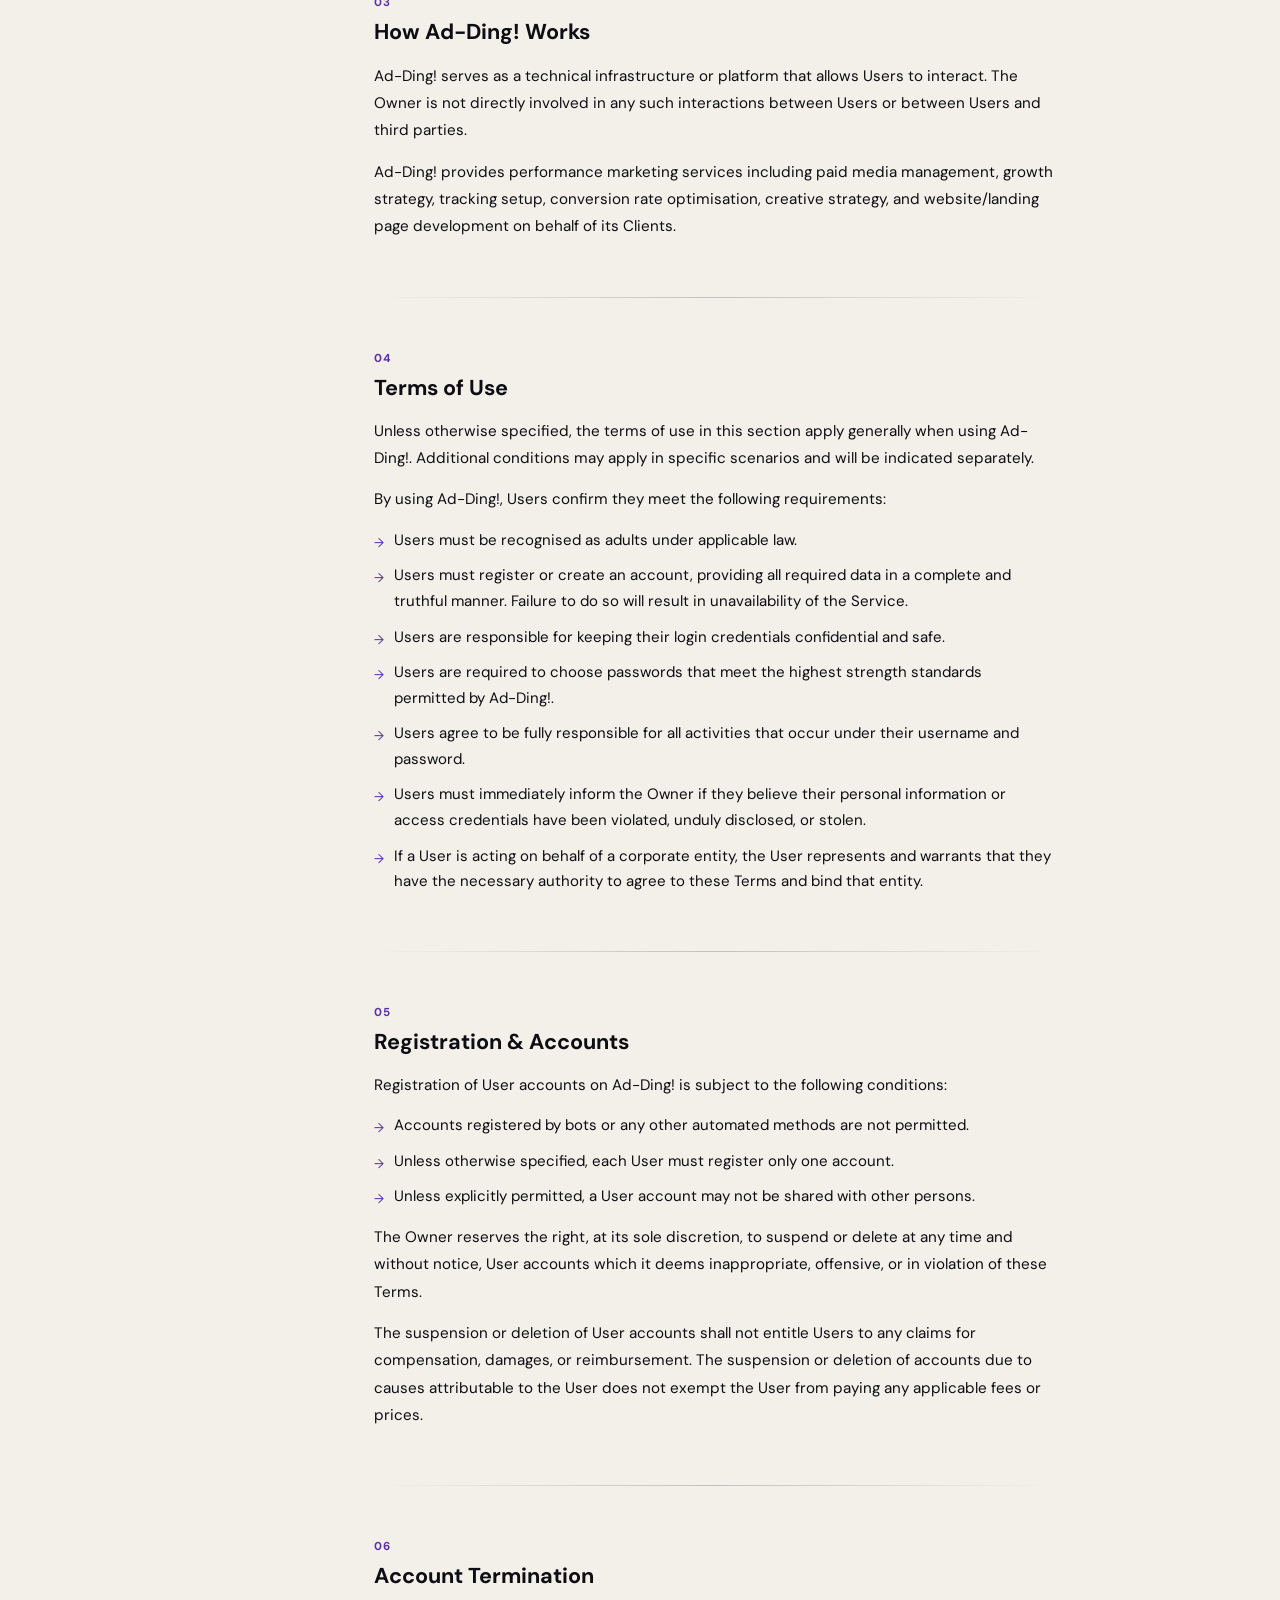
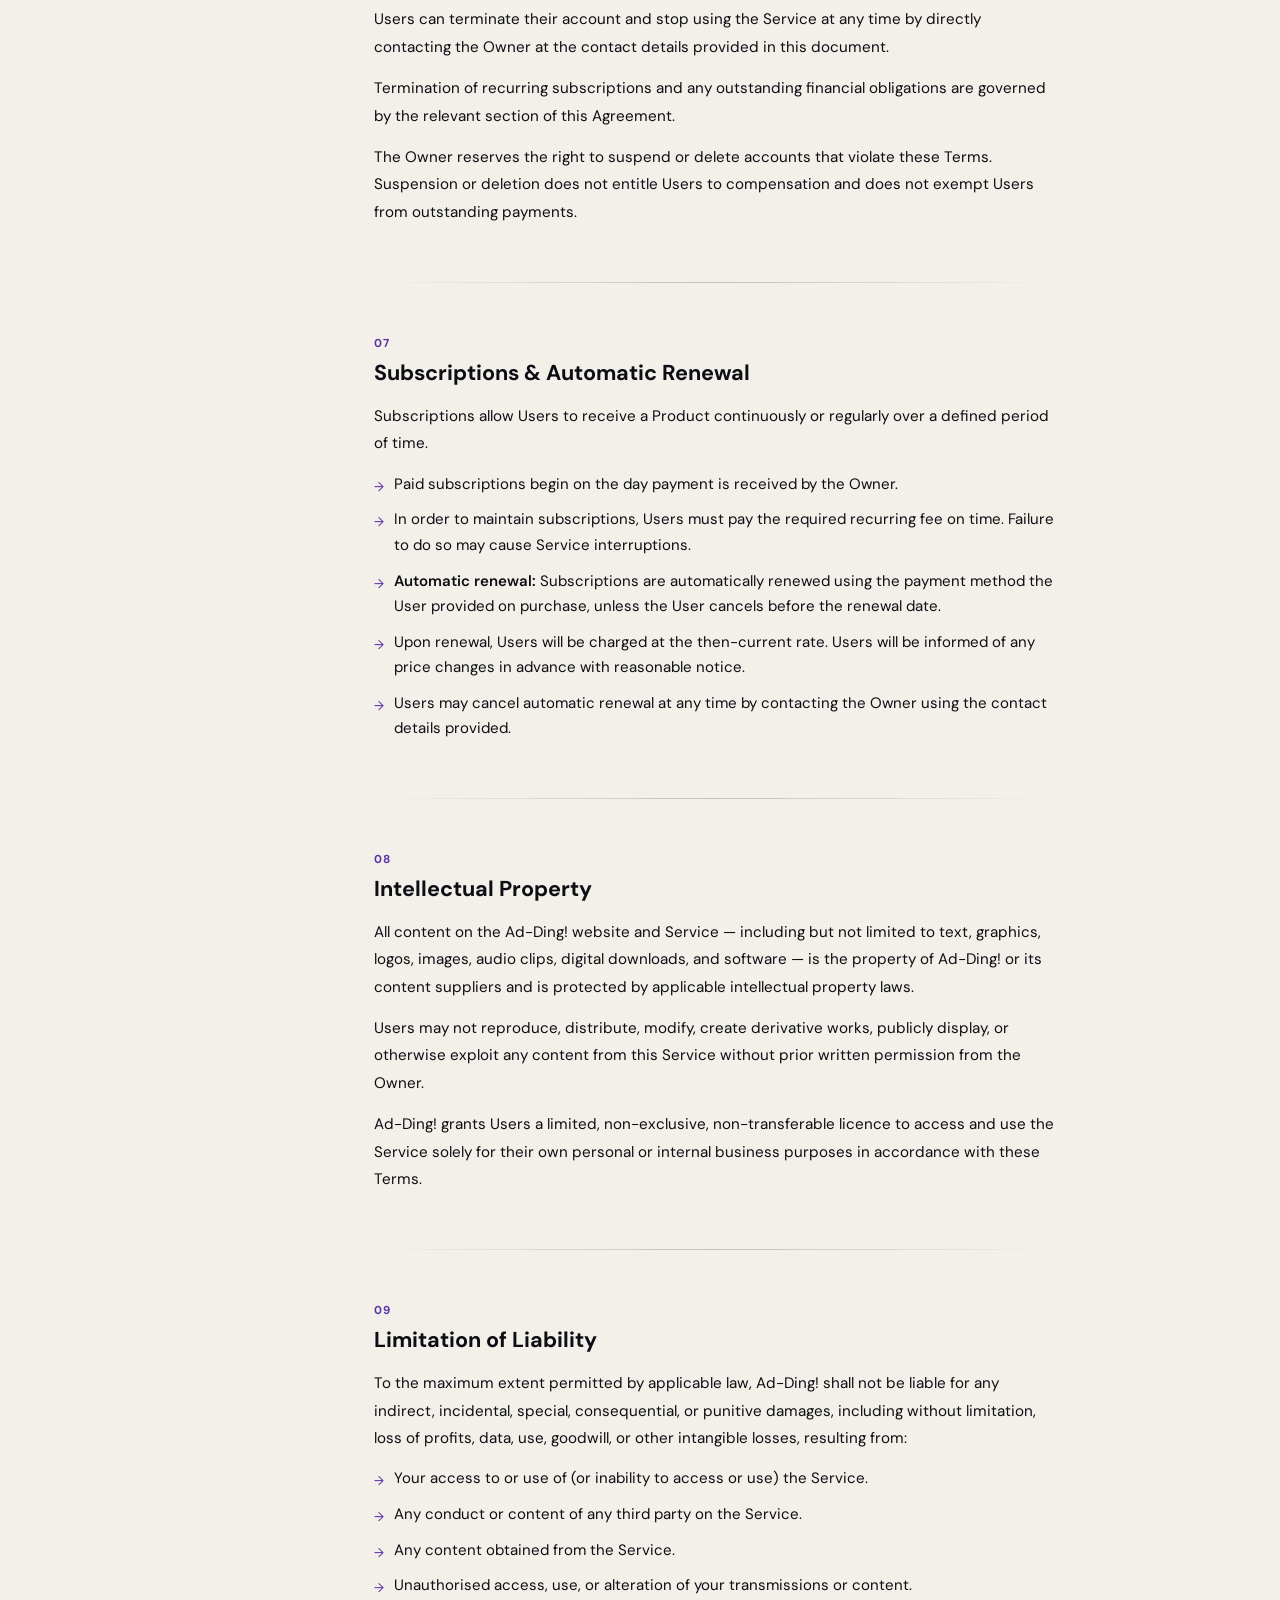
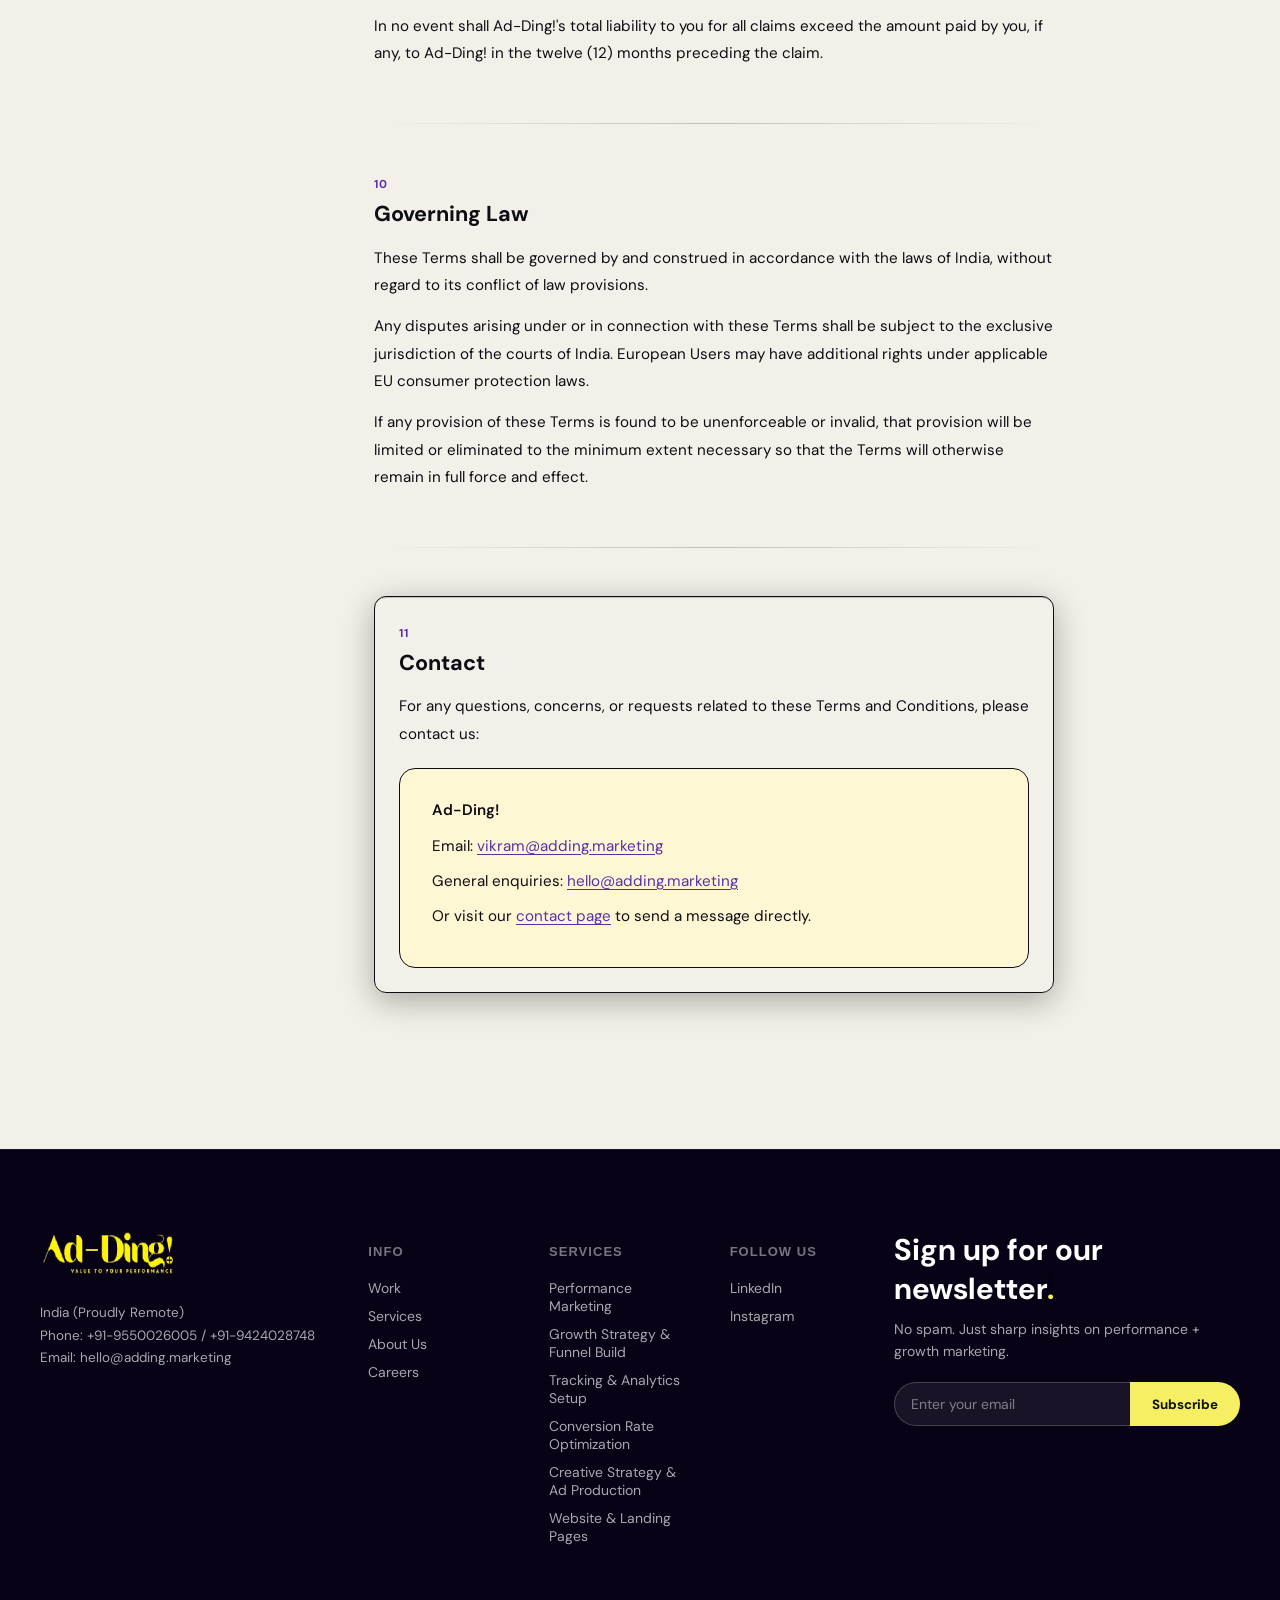
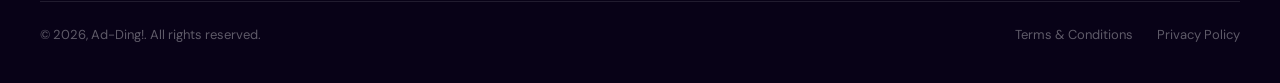
<file: terms-and-conditions.html>
<!DOCTYPE html>
<html lang="en">
<head>
  <meta charset="UTF-8"/>
  <meta name="viewport" content="width=device-width, initial-scale=1.0, viewport-fit=cover"/>
  <title>Terms &amp; Conditions – Ad-Ding! | Performance Marketing Agency</title>
  <meta name="description" content="Ad-Ding!'s Terms and Conditions — the rules and agreements that govern use of our website and services."/>
  <meta name="robots" content="index, follow"/>
  <link rel="canonical" href="https://www.adding.marketing/terms-and-conditions"/>
  <meta property="og:type" content="website"/>
  <meta property="og:url" content="https://www.adding.marketing/terms-and-conditions"/>
  <meta property="og:title" content="Terms &amp; Conditions – Ad-Ding!"/>
  <meta property="og:description" content="The terms and conditions governing use of Ad-Ding!'s website and services."/>
  <meta property="og:image" content="https://www.adding.marketing/assets/og-image.jpg"/>
  <link rel="icon" href="/assets/favicon.ico" sizes="any"/>
  <link rel="icon" href="/assets/favicon.svg" type="image/svg+xml"/>
  <link rel="apple-touch-icon" href="/assets/apple-touch-icon.png"/>
  <link rel="preconnect" href="https://fonts.googleapis.com"/>
  <link rel="preconnect" href="https://fonts.gstatic.com" crossorigin/>
  <link href="https://fonts.googleapis.com/css2?family=DM+Sans:ital,opsz,wght@0,9..40,400;0,9..40,500;0,9..40,600;0,9..40,700;0,9..40,800;1,9..40,400&family=Instrument+Serif:ital@0;1&display=swap" rel="stylesheet"/>
  <link rel="stylesheet" href="css/style.css"/>
  <style>
    .legal-hero{background:#1e1533;padding:80px 24px 56px;border-bottom:1px solid rgba(255,255,255,.07);position:relative;overflow:hidden}
    .legal-hero::before{content:'';position:absolute;inset:0;background:radial-gradient(ellipse 60% 50% at 50% -10%,rgba(200,240,45,.08) 0%,transparent 70%);pointer-events:none}
    .legal-hero-inner{max-width:760px;margin:0 auto;position:relative}
    .legal-eyebrow{display:inline-flex;align-items:center;gap:8px;background:rgba(200,240,45,.1);border:1px solid rgba(200,240,45,.25);color:#f6ef63;font-size:.75rem;font-weight:700;letter-spacing:.1em;text-transform:uppercase;padding:6px 14px;border-radius:100px;margin-bottom:24px}
    .legal-hero-title{font-size:clamp(2.4rem,5vw,3.6rem);font-weight:800;letter-spacing:-.03em;line-height:1.05;color:#fff;margin-bottom:16px}
    .legal-hero-title em{font-family:'Instrument Serif',serif;font-style:italic;font-weight:400;color:#f6ef63}
    .legal-meta{font-size:.875rem;color:rgba(255,255,255,.45);margin-top:8px}
    .legal-body{background:#f2f0e8;padding:64px 24px 100px}
    .legal-grid{max-width:1100px;margin:0 auto;display:grid;grid-template-columns:220px 1fr;gap:64px;align-items:start}
    .legal-toc{position:sticky;top:84px}
    .legal-toc-title{font-size:.72rem;font-weight:700;letter-spacing:.12em;text-transform:uppercase;color:#0d0d14;margin-bottom:16px}
    .legal-toc-list{list-style:none;display:flex;flex-direction:column;gap:2px}
    .legal-toc-list a{display:block;font-size:.82rem;color:#0d0d14;padding:6px 10px;border-radius:6px;border-left:2px solid transparent;transition:color .2s,border-color .2s,background .2s;line-height:1.4}
    .legal-toc-list a:hover,.legal-toc-list a.active{color:#5b2fa8;border-left-color:#5b2fa8;background:rgba(200,240,45,.05)}
    .legal-content{max-width:680px}
    .legal-section{margin-bottom:56px;scroll-margin-top:90px}
    .legal-section-num{display:inline-block;font-size:.72rem;font-weight:700;letter-spacing:.1em;text-transform:uppercase;color:#5b2fa8;margin-bottom:8px}
    .legal-section h2{font-size:1.35rem;font-weight:700;color:#0d0d14;margin-bottom:16px;line-height:1.3}
    .legal-section p{font-size:.95rem;color:#0d0d14;line-height:1.8;margin-bottom:14px}
    .legal-section p:last-child{margin-bottom:0}
    .legal-section ul{list-style:none;display:flex;flex-direction:column;gap:10px;margin:14px 0}
    .legal-section ul li{font-size:.94rem;color:#0d0d14;line-height:1.7;padding-left:20px;position:relative}
    .legal-section ul li::before{content:'→';position:absolute;left:0;color:#5b2fa8;font-size:.8rem;top:4px}
    .legal-section a{color:#5b2fa8;text-decoration:underline;text-underline-offset:3px}
    .legal-section a:hover{opacity:.8}
    .legal-section strong{color:#0d0d14;font-weight:600}
    .legal-divider{height:1px;background:linear-gradient(
        to right,
        transparent,
        rgba(0,0,0,0.2),
        transparent
      );margin:48px 0}
    .legal-contact-card{background:#fff6d3;border:1px solid #0d0d14;border-radius:16px;padding:28px 32px;margin-top:20px}
    .legal-contact-card p{margin-bottom:8px!important}
    .legal-contact-card strong{color:#0d0d14}
    .legal-glance-card{background:rgba(255,255,255,.04);border:1px solid rgba(255,255,255,.1);border-radius:14px;padding:24px 28px;}
    .legal-glance-card h3{font-size:.78rem;font-weight:700;letter-spacing:.1em;text-transform:uppercase;color:#0d0d14;margin-bottom:14px}
    .legal-glance-card ul{list-style:none;display:flex;flex-direction:column;gap:8px;margin:0}
    .legal-glance-card ul li{font-size:.88rem;color:#0d0d14;padding-left:18px;position:relative;line-height:1.5}
    .legal-glance-card ul li::before{content:'⚡';position:absolute;left:0;font-size:.7rem;top:3px}
    section#contact-card {
    background: rgba(255, 255, 255, 0.05);
    backdrop-filter: blur(12px);
    -webkit-backdrop-filter: blur(12px);
    border-radius: 12px;
    border: 1px solid #0d0d14;
    padding: 24px;
    box-shadow: 0 8px 32px rgba(0, 0, 0, 0.3), inset 0 1px 0 rgb(0 0 0 / 20%);
    }
    @media(max-width:900px){.legal-grid{grid-template-columns:1fr;gap:40px}.legal-toc{position:static;background:rgba(255,255,255,.04);border:1px solid rgba(255,255,255,.08);border-radius:12px;padding:20px}.legal-content{max-width:100%}}
    @media(max-width:600px){.legal-hero{padding:60px 20px 40px}.legal-body{padding:40px 20px 72px}.legal-contact-card{padding:22px 20px}}
  </style>
  <script type="application/ld+json">
  {"@context":"https://schema.org","@type":"WebPage","@id":"https://www.adding.marketing/terms-and-conditions","name":"Terms & Conditions – Ad-Ding!","url":"https://www.adding.marketing/terms-and-conditions","description":"Ad-Ding!'s Terms and Conditions governing use of the website and services.","isPartOf":{"@id":"https://www.adding.marketing/#website"},"about":{"@id":"https://www.adding.marketing/#organization"},"dateModified":"2026-01-01","breadcrumb":{"@type":"BreadcrumbList","itemListElement":[{"@type":"ListItem","position":1,"name":"Home","item":"https://www.adding.marketing/"},{"@type":"ListItem","position":2,"name":"Terms & Conditions","item":"https://www.adding.marketing/terms-and-conditions"}]}}
  </script>
</head>
<body>

  <div id="ann-bar" role="banner" aria-label="Promotional announcement">
    <span>Your next profitable growth move starts with an audit.</span>
    <span class="ann-link" id="ann-cta">&nbsp;<strong>Book a Growth Audit →</strong></span>
    <button class="ann-close" id="ann-close" aria-label="Close announcement">✕</button>
  </div>

  <nav id="navbar" aria-label="Primary navigation">
    <div class="nav-inner">
      <a href="index.html" class="nav-logo" aria-label="Ad-Ding! – Home">
        <img src="assets/logos/ad ding footer logo.webp" alt="Ad-Ding! – Performance Marketing Agency" class="nav-logo-img" width="150" height="50"/>
      </a>
      <ul class="nav-links" role="list">
        <li><a href="index.html">Homepage</a></li>
        <li><a href="work.html">Work</a></li>
        <li><a href="services.html">Services</a></li>
        <li><a href="about.html">About</a></li>
      </ul>
      <div class="nav-right">
        <button class="btn-demo" onclick="openModal()" aria-label="Book a Growth Audit with Ad-Ding!">Book a Growth Audit →</button>
      </div>
      <button class="hamburger" id="hamburger" aria-label="Open mobile menu" aria-expanded="false" aria-controls="mobile-menu">
        <svg viewBox="0 0 24 24" fill="none" stroke="currentColor" stroke-width="2.5" aria-hidden="true"><line x1="3" y1="6" x2="21" y2="6"/><line x1="3" y1="12" x2="21" y2="12"/><line x1="3" y1="18" x2="21" y2="18"/></svg>
      </button>
    </div>
  </nav>

  <div class="mobile-menu" id="mobile-menu" aria-hidden="true" role="navigation" aria-label="Mobile navigation">
    <div class="mobile-menu-item"><a href="index.html">Homepage</a></div>
    <div class="mobile-menu-item"><a href="work.html">Work</a></div>
    <div class="mobile-menu-item"><a href="services.html">Services</a></div>
    <div class="mobile-menu-item"><a href="about.html">About</a></div>
    <div class="mobile-menu-actions"><button class="btn-demo" onclick="openModal()" aria-label="Book a Growth Audit with Ad-Ding!">Book a Growth Audit →</button></div>
  </div>

  <header class="legal-hero">
    <div class="legal-hero-inner">
      <div class="legal-eyebrow">
        <svg width="12" height="12" viewBox="0 0 24 24" fill="none" stroke="currentColor" stroke-width="2.5" aria-hidden="true"><path d="M9 12l2 2 4-4m6 2a9 9 0 11-18 0 9 9 0 0118 0z"/></svg>
        Legal
      </div>
      <h1 class="legal-hero-title">Terms &amp; <em>Conditions</em></h1>
      <p class="legal-meta">Last updated: <time datetime="2026-01">January 2026</time></p>
    </div>
  </header>

  <main class="legal-body" id="main-content">
    <div class="legal-grid">

      <aside class="legal-toc" aria-label="Table of contents">
        <p class="legal-toc-title">Contents</p>
        <ul class="legal-toc-list">
          <li><a href="#definitions">Definitions</a></li>
          <li><a href="#at-a-glance">What to Know at a Glance</a></li>
          <li><a href="#how-it-works">How Ad-Ding! Works</a></li>
          <li><a href="#terms-of-use">Terms of Use</a></li>
          <li><a href="#registration">Registration &amp; Accounts</a></li>
          <li><a href="#termination">Account Termination</a></li>
          <li><a href="#subscriptions">Subscriptions &amp; Payments</a></li>
          <li><a href="#intellectual-property">Intellectual Property</a></li>
          <li><a href="#liability">Limitation of Liability</a></li>
          <li><a href="#governing-law">Governing Law</a></li>
          <li><a href="#contact">Contact</a></li>
        </ul>
      </aside>

      <article class="legal-content">

        <section class="legal-section" id="definitions">
          <span class="legal-section-num">01</span>
          <h2>Definitions</h2>
          <p>These Terms govern (1) the use of Ad-Ding! and (2) any other related Agreement or legal relationship with the Owner, in a legally binding way. The following definitions apply throughout this document:</p>
          <ul>
            <li><strong>"Ad-Ding!" (or this "Application")</strong> — the property enabling the provision of the Service, including this website and its subdomains, APIs, the Service itself, and all related applications, source code, scripts, documentation, and software.</li>
            <li><strong>"Agreement"</strong> — any legally binding or contractual relationship between the Owner and the User, governed by these Terms.</li>
            <li><strong>"Business User"</strong> — any User that does not qualify as a Consumer.</li>
            <li><strong>"European"</strong> — applies where a User is physically present or has their registered offices within the EU.</li>
            <li><strong>"Owner"</strong> — Ad-Ding!.</li>
            <li><strong>"Product"</strong> — a good or service available for purchase through Ad-Ding!.</li>
            <li><strong>"Service"</strong> — the service provided by Ad-Ding!.</li>
            <li><strong>"Terms"</strong> — all provisions applicable to the use of Ad-Ding!.</li>
            <li><strong>"User"</strong> — any natural person or legal entity using Ad-Ding!.</li>
          </ul>
          <p>Owner contact email: <a href="mailto:vikram@adding.marketing">vikram@adding.marketing</a></p>
        </section>

        <div class="legal-divider"></div>

        <section class="legal-section" id="at-a-glance">
          <span class="legal-section-num">02</span>
          <h2>What the User Should Know at a Glance</h2>
          <div class="legal-glance-card">
            <h3>Key Points</h3>
            <ul>
              <li>Ad-Ding! uses <strong>automatic renewal</strong> for Product subscriptions. See the subscriptions section for renewal, termination, and notice details.</li>
              <li>The right of withdrawal <strong>only applies to European Consumers</strong>.</li>
              <li>Usage of Ad-Ding! and the Service is <strong>age restricted</strong>. Users must be adults under applicable law.</li>
            </ul>
          </div>
          <p>The User must read this entire document carefully before using our Service.</p>
        </section>

        <div class="legal-divider"></div>

        <section class="legal-section" id="how-it-works">
          <span class="legal-section-num">03</span>
          <h2>How Ad-Ding! Works</h2>
          <p>Ad-Ding! serves as a technical infrastructure or platform that allows Users to interact. The Owner is not directly involved in any such interactions between Users or between Users and third parties.</p>
          <p>Ad-Ding! provides performance marketing services including paid media management, growth strategy, tracking setup, conversion rate optimisation, creative strategy, and website/landing page development on behalf of its Clients.</p>
        </section>

        <div class="legal-divider"></div>

        <section class="legal-section" id="terms-of-use">
          <span class="legal-section-num">04</span>
          <h2>Terms of Use</h2>
          <p>Unless otherwise specified, the terms of use in this section apply generally when using Ad-Ding!. Additional conditions may apply in specific scenarios and will be indicated separately.</p>
          <p>By using Ad-Ding!, Users confirm they meet the following requirements:</p>
          <ul>
            <li>Users must be recognised as adults under applicable law.</li>
            <li>Users must register or create an account, providing all required data in a complete and truthful manner. Failure to do so will result in unavailability of the Service.</li>
            <li>Users are responsible for keeping their login credentials confidential and safe.</li>
            <li>Users are required to choose passwords that meet the highest strength standards permitted by Ad-Ding!.</li>
            <li>Users agree to be fully responsible for all activities that occur under their username and password.</li>
            <li>Users must immediately inform the Owner if they believe their personal information or access credentials have been violated, unduly disclosed, or stolen.</li>
            <li>If a User is acting on behalf of a corporate entity, the User represents and warrants that they have the necessary authority to agree to these Terms and bind that entity.</li>
          </ul>
        </section>

        <div class="legal-divider"></div>

        <section class="legal-section" id="registration">
          <span class="legal-section-num">05</span>
          <h2>Registration &amp; Accounts</h2>
          <p>Registration of User accounts on Ad-Ding! is subject to the following conditions:</p>
          <ul>
            <li>Accounts registered by bots or any other automated methods are not permitted.</li>
            <li>Unless otherwise specified, each User must register only one account.</li>
            <li>Unless explicitly permitted, a User account may not be shared with other persons.</li>
          </ul>
          <p>The Owner reserves the right, at its sole discretion, to suspend or delete at any time and without notice, User accounts which it deems inappropriate, offensive, or in violation of these Terms.</p>
          <p>The suspension or deletion of User accounts shall not entitle Users to any claims for compensation, damages, or reimbursement. The suspension or deletion of accounts due to causes attributable to the User does not exempt the User from paying any applicable fees or prices.</p>
        </section>

        <div class="legal-divider"></div>

        <section class="legal-section" id="termination">
          <span class="legal-section-num">06</span>
          <h2>Account Termination</h2>
          <p>Users can terminate their account and stop using the Service at any time by directly contacting the Owner at the contact details provided in this document.</p>
          <p>Termination of recurring subscriptions and any outstanding financial obligations are governed by the relevant section of this Agreement.</p>
          <p>The Owner reserves the right to suspend or delete accounts that violate these Terms. Suspension or deletion does not entitle Users to compensation and does not exempt Users from outstanding payments.</p>
        </section>

        <div class="legal-divider"></div>

        <section class="legal-section" id="subscriptions">
          <span class="legal-section-num">07</span>
          <h2>Subscriptions &amp; Automatic Renewal</h2>
          <p>Subscriptions allow Users to receive a Product continuously or regularly over a defined period of time.</p>
          <ul>
            <li>Paid subscriptions begin on the day payment is received by the Owner.</li>
            <li>In order to maintain subscriptions, Users must pay the required recurring fee on time. Failure to do so may cause Service interruptions.</li>
            <li><strong>Automatic renewal:</strong> Subscriptions are automatically renewed using the payment method the User provided on purchase, unless the User cancels before the renewal date.</li>
            <li>Upon renewal, Users will be charged at the then-current rate. Users will be informed of any price changes in advance with reasonable notice.</li>
            <li>Users may cancel automatic renewal at any time by contacting the Owner using the contact details provided.</li>
          </ul>
        </section>

        <div class="legal-divider"></div>

        <section class="legal-section" id="intellectual-property">
          <span class="legal-section-num">08</span>
          <h2>Intellectual Property</h2>
          <p>All content on the Ad-Ding! website and Service — including but not limited to text, graphics, logos, images, audio clips, digital downloads, and software — is the property of Ad-Ding! or its content suppliers and is protected by applicable intellectual property laws.</p>
          <p>Users may not reproduce, distribute, modify, create derivative works, publicly display, or otherwise exploit any content from this Service without prior written permission from the Owner.</p>
          <p>Ad-Ding! grants Users a limited, non-exclusive, non-transferable licence to access and use the Service solely for their own personal or internal business purposes in accordance with these Terms.</p>
        </section>

        <div class="legal-divider"></div>

        <section class="legal-section" id="liability">
          <span class="legal-section-num">09</span>
          <h2>Limitation of Liability</h2>
          <p>To the maximum extent permitted by applicable law, Ad-Ding! shall not be liable for any indirect, incidental, special, consequential, or punitive damages, including without limitation, loss of profits, data, use, goodwill, or other intangible losses, resulting from:</p>
          <ul>
            <li>Your access to or use of (or inability to access or use) the Service.</li>
            <li>Any conduct or content of any third party on the Service.</li>
            <li>Any content obtained from the Service.</li>
            <li>Unauthorised access, use, or alteration of your transmissions or content.</li>
          </ul>
          <p>In no event shall Ad-Ding!'s total liability to you for all claims exceed the amount paid by you, if any, to Ad-Ding! in the twelve (12) months preceding the claim.</p>
        </section>

        <div class="legal-divider"></div>

        <section class="legal-section" id="governing-law">
          <span class="legal-section-num">10</span>
          <h2>Governing Law</h2>
          <p>These Terms shall be governed by and construed in accordance with the laws of India, without regard to its conflict of law provisions.</p>
          <p>Any disputes arising under or in connection with these Terms shall be subject to the exclusive jurisdiction of the courts of India. European Users may have additional rights under applicable EU consumer protection laws.</p>
          <p>If any provision of these Terms is found to be unenforceable or invalid, that provision will be limited or eliminated to the minimum extent necessary so that the Terms will otherwise remain in full force and effect.</p>
        </section>

        <div class="legal-divider"></div>

        <section class="legal-section" id="contact-card">
          <span class="legal-section-num">11</span>
          <h2>Contact</h2>
          <p>For any questions, concerns, or requests related to these Terms and Conditions, please contact us:</p>
          <div class="legal-contact-card">
            <p><strong>Ad-Ding!</strong></p>
            <p>Email: <a href="mailto:vikram@adding.marketing">vikram@adding.marketing</a></p>
            <p>General enquiries: <a href="mailto:hello@adding.marketing">hello@adding.marketing</a></p>
            <p>Or visit our <a href="index.html#contact">contact page</a> to send a message directly.</p>
          </div>
        </section>

      </article>
    </div>
  </main>

  <footer class="site-footer" role="contentinfo">
    <div class="footer-inner">
      <div class="footer-brand">
        <a href="index.html" aria-label="Ad-Ding! – Home">
          <img src="assets/logos/ad ding footer logo.webp" alt="Ad-Ding! – Performance Marketing Agency" width="150" height="50" loading="lazy"/>
        </a>
        <address>
          India (Proudly Remote)<br/>
          Phone: <a href="tel:+919550026005">+91-9550026005</a> / <a href="tel:+919424028748">+91-9424028748</a><br/>
          Email: <a href="mailto:hello@adding.marketing">hello@adding.marketing</a>
        </address>
      </div>
      <nav class="footer-links" aria-label="Footer navigation">
        <div class="footer-accordion">
          <button class="accordion-header" aria-expanded="false" aria-controls="footer-info">Info <span class="icon" aria-hidden="true">+</span></button>
          <div class="accordion-content" id="footer-info">
            <a href="work.html">Work</a><a href="services.html">Services</a><a href="about.html">About Us</a><a href="careers.html">Careers</a>
          </div>
        </div>
        <div class="footer-accordion">
          <button class="accordion-header" aria-expanded="false" aria-controls="footer-services">Services <span class="icon" aria-hidden="true">+</span></button>
          <div class="accordion-content" id="footer-services">
            <a href="services.html#performance-marketing">Performance Marketing</a>
            <a href="services.html#growth-strategy">Growth Strategy &amp; Funnel Build</a>
            <a href="services.html#tracking-analytics">Tracking &amp; Analytics Setup</a>
            <a href="services.html#cro">Conversion Rate Optimization</a>
            <a href="services.html#creative-strategy">Creative Strategy &amp; Ad Production</a>
            <a href="services.html#website-builds">Website &amp; Landing Pages</a>
          </div>
        </div>
        <div class="footer-accordion">
          <button class="accordion-header" aria-expanded="false" aria-controls="footer-social">Follow Us <span class="icon" aria-hidden="true">+</span></button>
          <div class="accordion-content" id="footer-social">
            <a href="https://www.linkedin.com/in/ad-ding-20b692345/" target="_blank" rel="noopener noreferrer">LinkedIn</a>
            <a href="https://www.instagram.com/dingyourads/" target="_blank" rel="noopener noreferrer">Instagram</a>
          </div>
        </div>
      </nav>
      <div class="footer-newsletter">
        <h3>Sign up for our newsletter<span class="dot" aria-hidden="true">.</span></h3>
        <p>No spam. Just sharp insights on performance + growth marketing.</p>
        <form class="newsletter-form" id="newsletter-form" novalidate aria-label="Newsletter signup">
          <input type="email" name="email" placeholder="Enter your email" required aria-label="Email address" autocomplete="email"/>
          <button type="submit">Subscribe</button>
        </form>
        <div id="nl-status" class="cf-status" aria-live="polite"></div>
      </div>
    </div>
    <div class="footer-bottom">
      <span>© <span id="footer-year">2025</span>, Ad-Ding!. All rights reserved.</span>
      <div class="footer-legal">
        <a href="terms-and-conditions.html" aria-current="page">Terms &amp; Conditions</a>
        <a href="privacy-policy.html">Privacy Policy</a>
      </div>
    </div>
  </footer>

  <div id="modal-overlay" class="modal-overlay" aria-hidden="true" role="dialog" aria-modal="true" aria-label="Book a Growth Audit">
    <div class="modal-box">
      <button class="modal-close" onclick="closeModal()" aria-label="Close">✕</button>
      <iframe id="modal-iframe" src="" title="Book a Growth Audit" loading="lazy"></iframe>
    </div>
  </div>

  <script>
    document.getElementById('footer-year').textContent = new Date().getFullYear();
    var qs = function(s){return document.querySelector(s);};
    var qsa = function(s){return document.querySelectorAll(s);};
    (function(){var b=qs('#ann-bar'),c=qs('#ann-close');if(!b||!c)return;c.addEventListener('click',function(){b.classList.add('hidden');});})();
    (function(){var btn=qs('#hamburger'),menu=qs('#mobile-menu');if(!btn||!menu)return;btn.addEventListener('click',function(){var o=menu.classList.toggle('open');btn.setAttribute('aria-expanded',o);menu.setAttribute('aria-hidden',!o);});document.addEventListener('click',function(e){if(!menu.contains(e.target)&&!btn.contains(e.target)){menu.classList.remove('open');btn.setAttribute('aria-expanded','false');menu.setAttribute('aria-hidden','true');}});})();
    (function(){var ov=qs('#modal-overlay'),fr=qs('#modal-iframe'),URL='https://calendly.com/adding-marketing/growth-audit';window.openModal=function(){if(!ov||!fr)return;fr.src=URL;ov.classList.add('open');ov.setAttribute('aria-hidden','false');document.body.style.overflow='hidden';};window.closeModal=function(){if(!ov||!fr)return;ov.classList.remove('open');ov.setAttribute('aria-hidden','true');fr.src='';document.body.style.overflow='';};if(ov)ov.addEventListener('click',function(e){if(e.target===ov)closeModal();});document.addEventListener('keydown',function(e){if(e.key==='Escape')closeModal();});})();
    qsa('.accordion-header').forEach(function(h){h.addEventListener('click',function(){var acc=h.closest('.footer-accordion');if(!acc)return;var o=acc.classList.toggle('active');h.setAttribute('aria-expanded',o);});});
    (function(){var f=qs('#newsletter-form'),s=qs('#nl-status');if(!f)return;f.addEventListener('submit',function(e){e.preventDefault();var em=((f.elements['email']||{}).value||'').trim();if(!/^[^\s@]+@[^\s@]+\.[^\s@]+$/.test(em)){if(s){s.textContent='Please enter a valid email.';s.className='cf-status cf-status--error';}return;}if(s){s.textContent='You\'re subscribed!';s.className='cf-status cf-status--success';}f.reset();});})();
    (function(){var secs=qsa('.legal-section[id]'),links=qsa('.legal-toc-list a');if(!secs.length||!links.length)return;var io=new IntersectionObserver(function(entries){entries.forEach(function(en){if(en.isIntersecting){links.forEach(function(a){a.classList.remove('active');});var a=document.querySelector('.legal-toc-list a[href="#'+en.target.id+'"]');if(a)a.classList.add('active');}});},{rootMargin:'-20% 0px -70% 0px'});secs.forEach(function(s){io.observe(s);});})();
  </script>
</body>
</html>
</file>
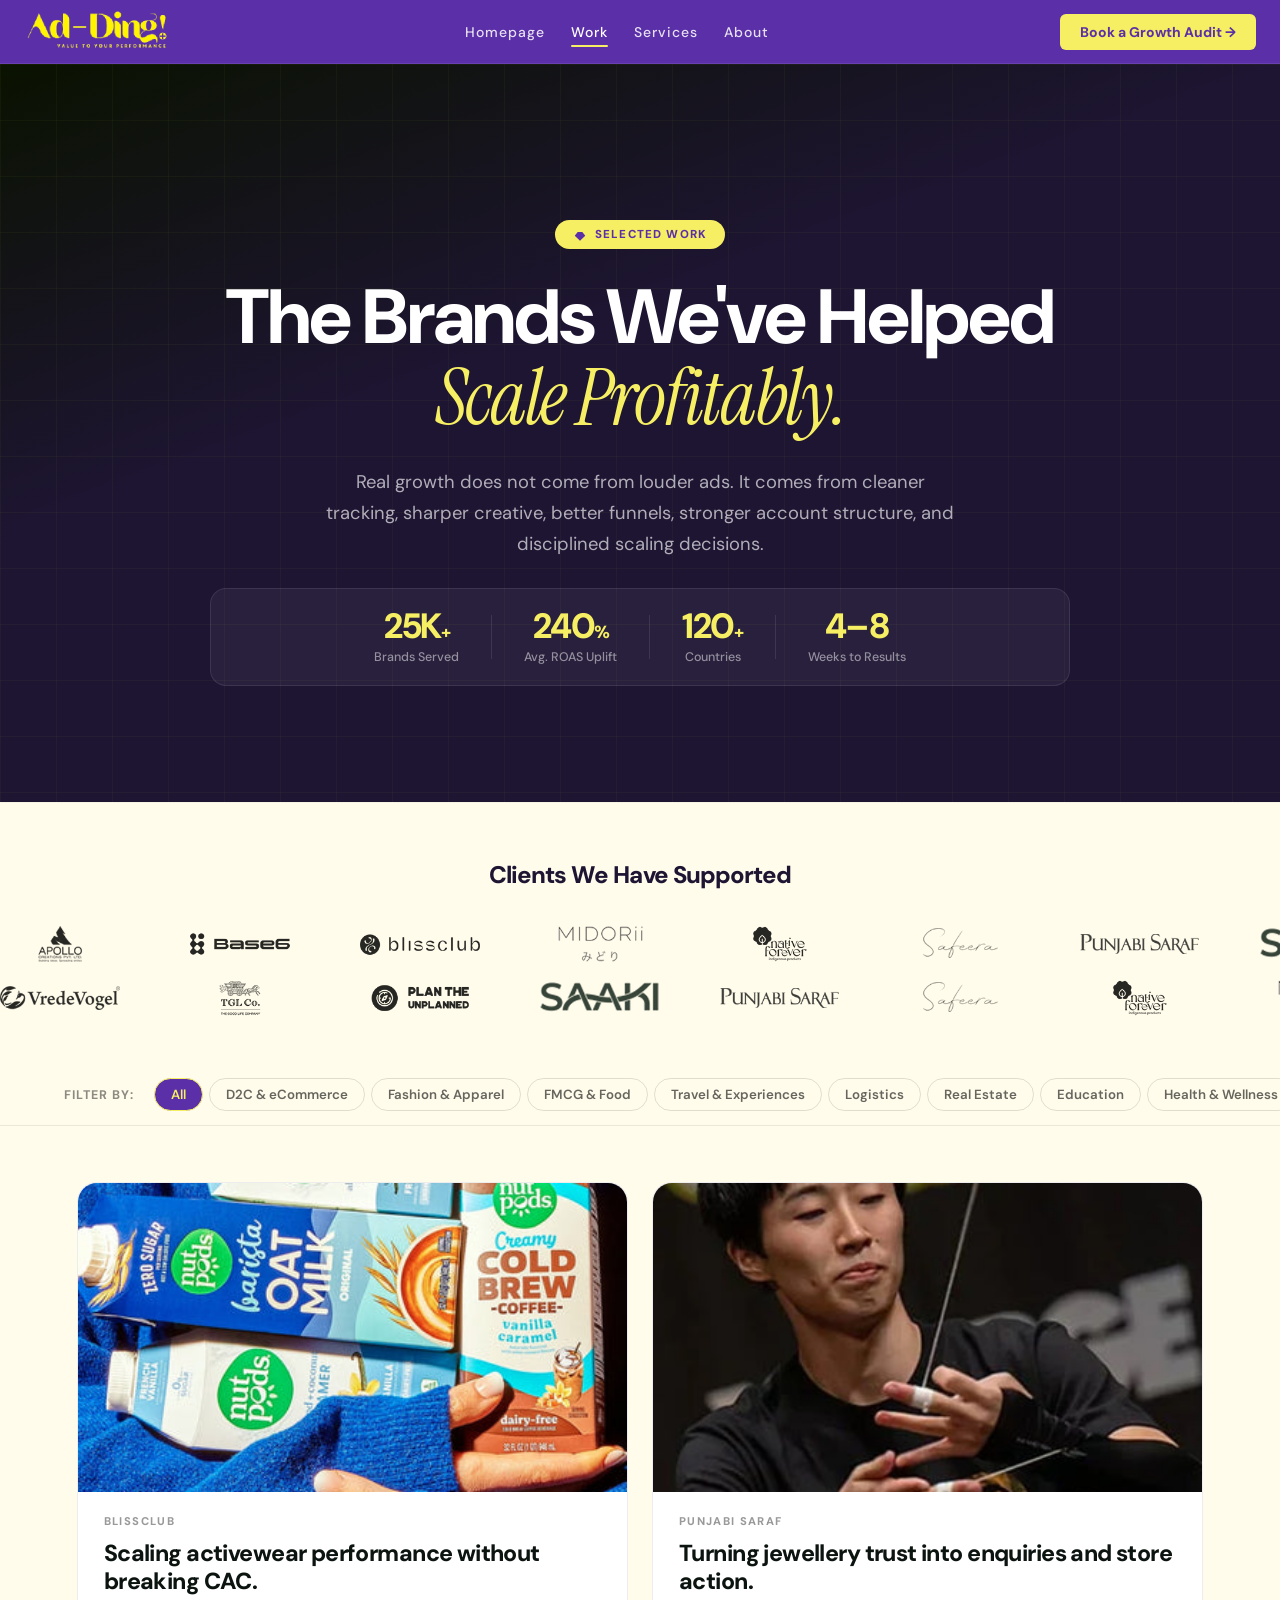
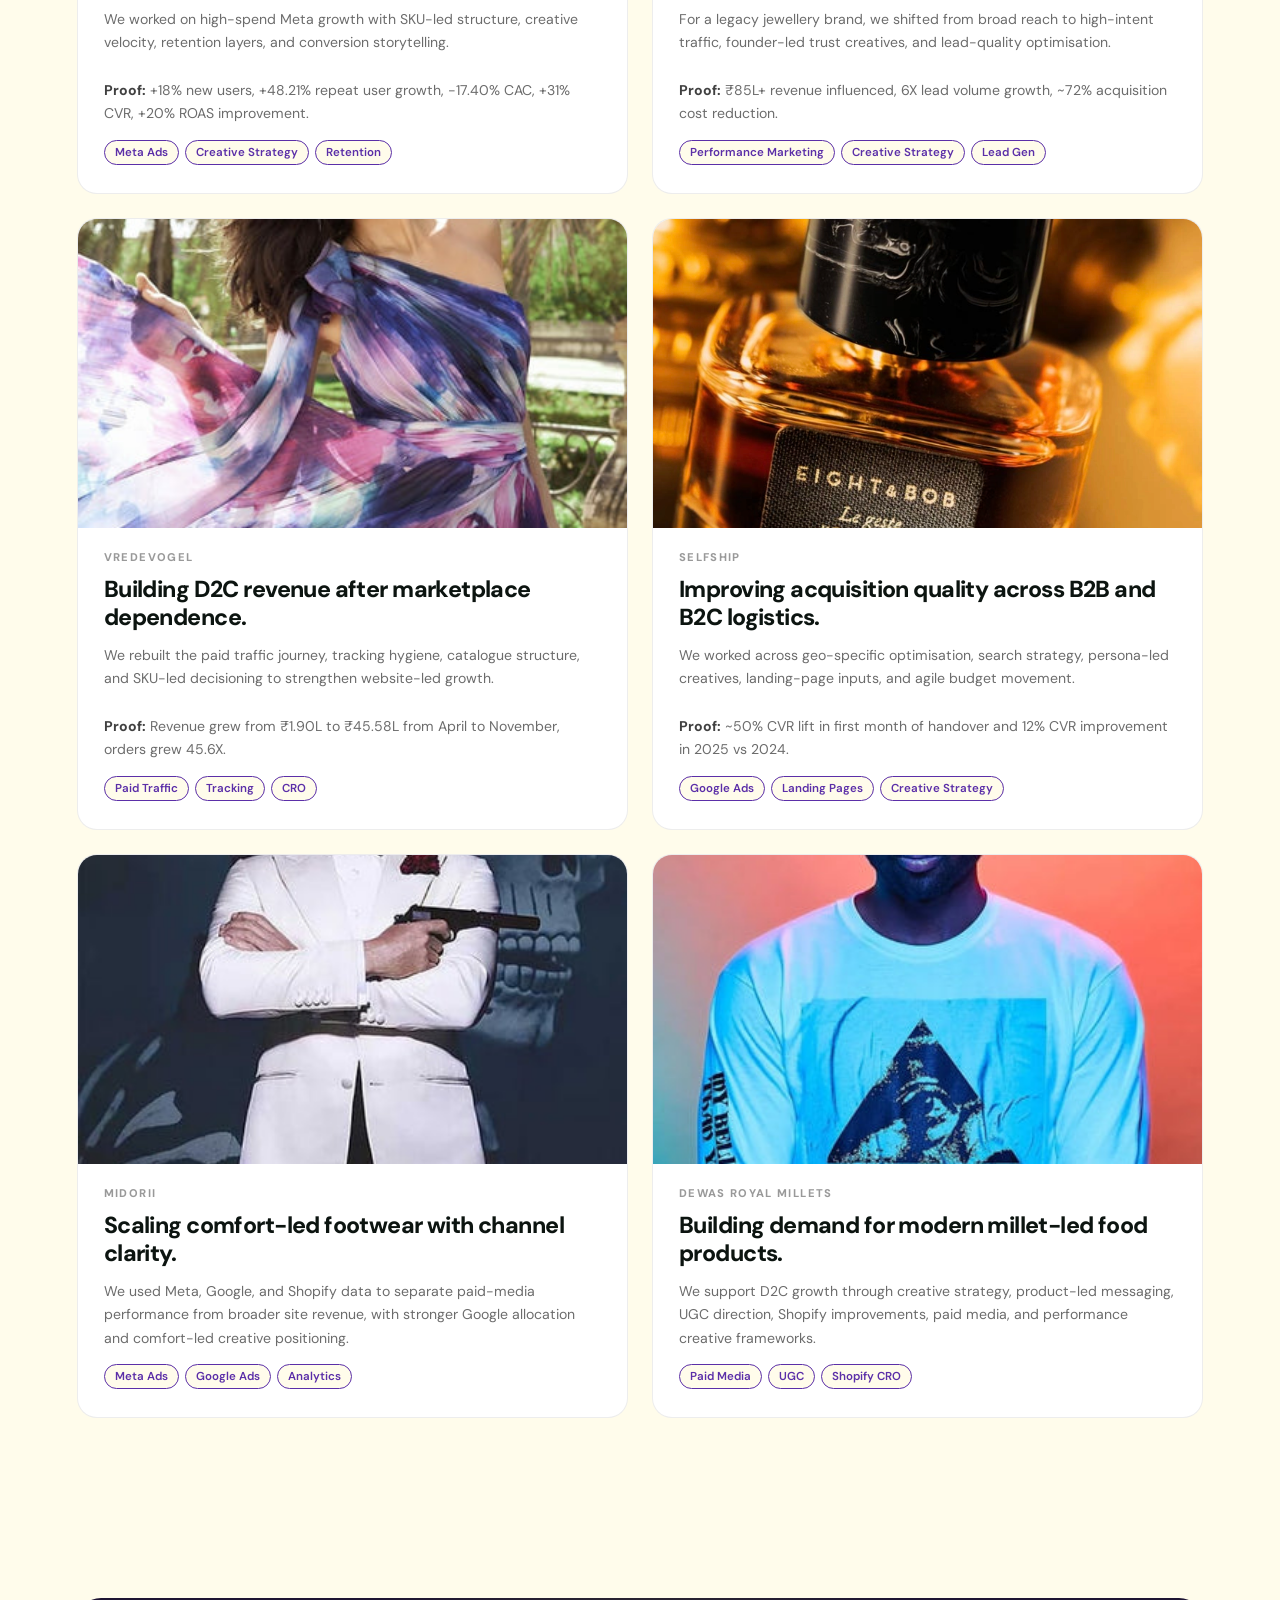
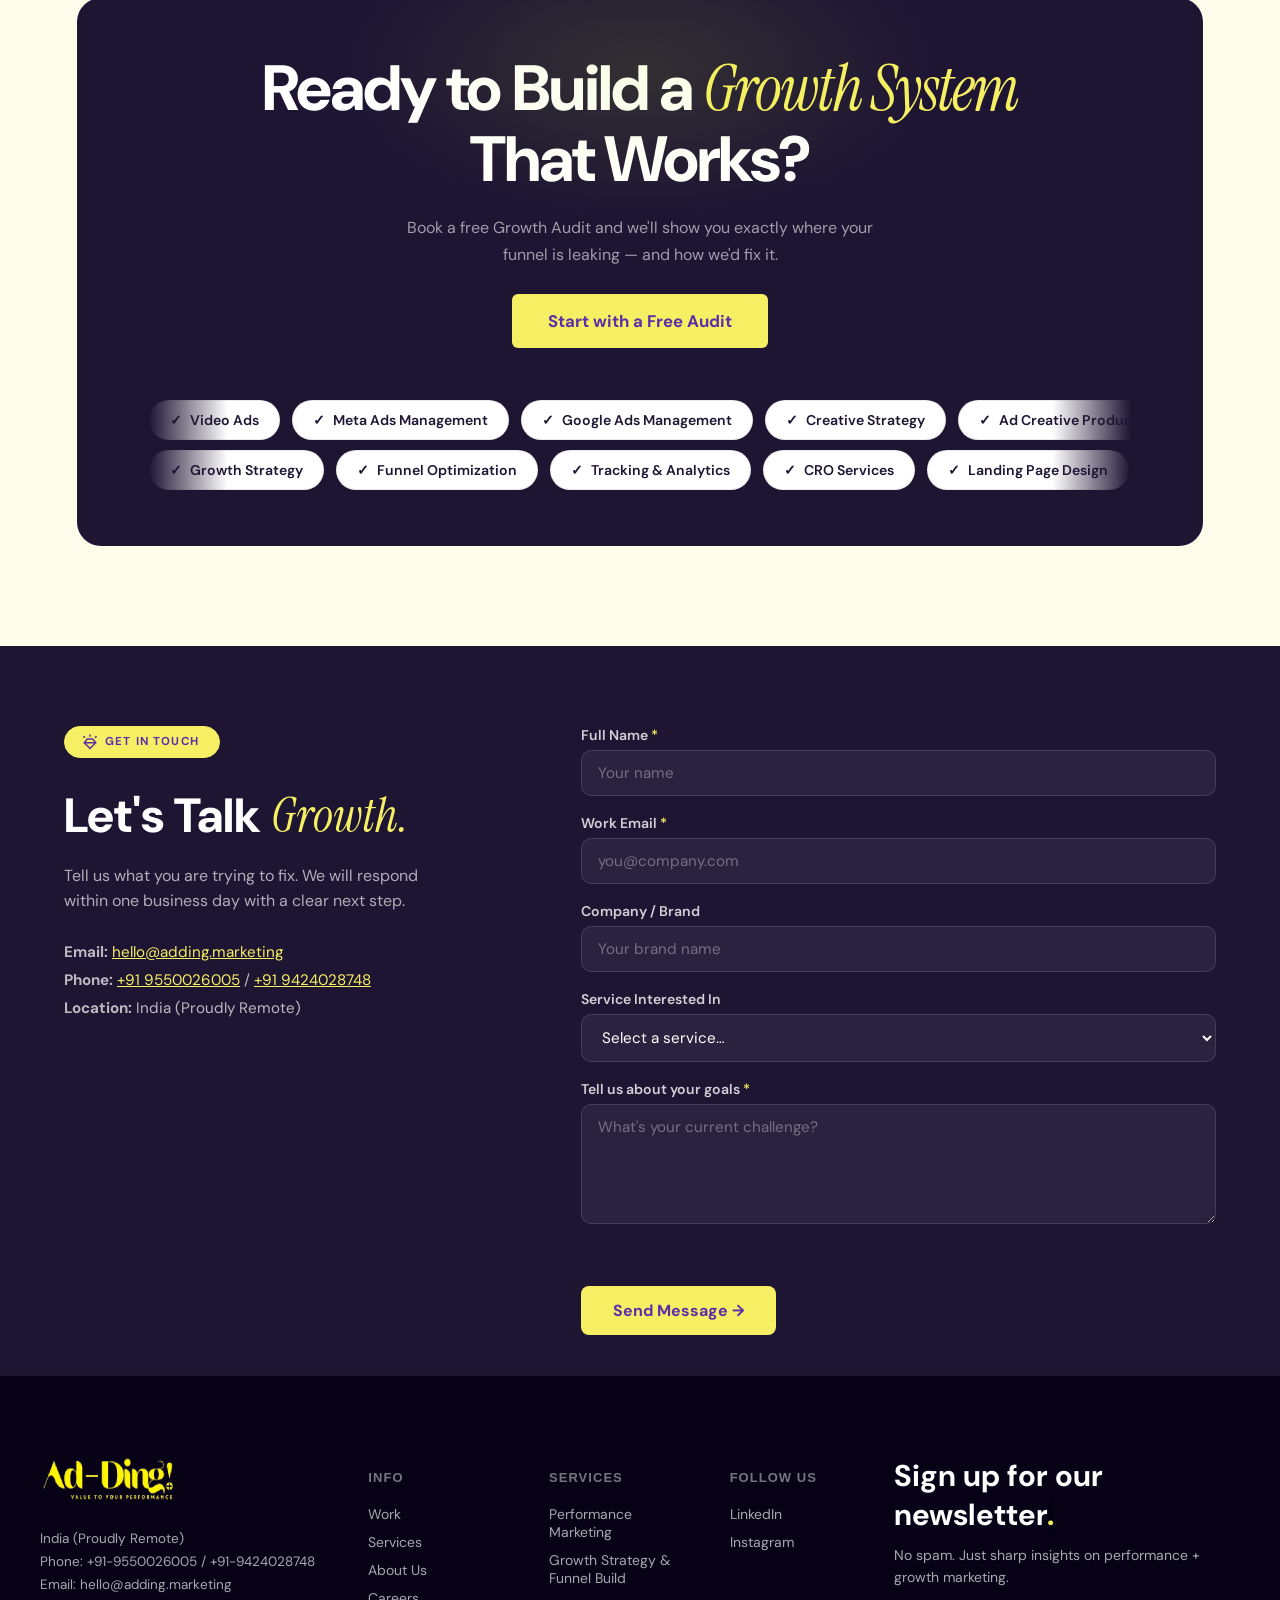
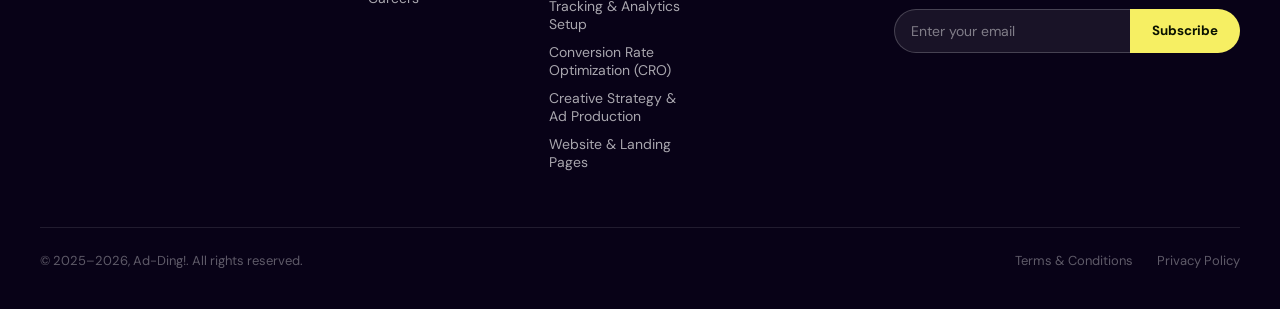
<file: work.html>
<!DOCTYPE html>
<html lang="en">
<head>
  <meta charset="UTF-8"/>
  <meta name="viewport" content="width=device-width, initial-scale=1.0, viewport-fit=cover"/>

  <title>Our Work – Ad-Ding! | Case Studies & Brand Growth Results</title>
  <meta name="description" content="See how Ad-Ding! helped D2C, eCommerce and B2C brands scale profitably. Real case studies, real ROAS numbers, real growth stories."/>
  <meta name="robots" content="index, follow"/>
  <link rel="canonical" href="https://www.adding.marketing/work"/>

  <meta property="og:type" content="website"/>
  <meta property="og:url" content="https://www.adding.marketing/work"/>
  <meta property="og:title" content="Our Work – Ad-Ding! | Performance Marketing Case Studies"/>
  <meta property="og:description" content="Real results from real brands. Explore how we fixed tracking, scaled creatives, and built profitable growth systems."/>
  <meta property="og:image" content="https://www.adding.marketing/assets/og-image.jpg"/>

  <link rel="icon" href="/assets/favicon.ico" sizes="any"/>
  <link rel="preconnect" href="https://fonts.googleapis.com"/>
  <link rel="preconnect" href="https://fonts.gstatic.com" crossorigin/>
  <link href="https://fonts.googleapis.com/css2?family=DM+Sans:ital,opsz,wght@0,9..40,300;0,9..40,400;0,9..40,500;0,9..40,600;0,9..40,700;0,9..40,800;1,9..40,400&family=Instrument+Serif:ital@0;1&display=swap" rel="stylesheet"/>

  <link rel="stylesheet" href="css/style.css"/>
  <link rel="stylesheet" href="css/work.css"/>
</head>
<body>

<!-- ═══ NAVBAR ═══ -->
  <nav id="navbar" aria-label="Primary navigation">
    <div class="nav-inner">
      <a href="index.html" class="nav-logo" aria-label="Ad-Ding! – Home">
        <img src="assets/logos/ad ding footer logo.webp" alt="Ad-Ding!" class="nav-logo-img" width="150" height="50"/>
      </a>
      <ul class="nav-links" role="list">
        <li><a href="index.html">Homepage</a></li>
        <li><a href="work.html" aria-current="page">Work</a></li>
        <li><a href="services.html">Services</a></li>
        <li><a href="about.html">About</a></li>
      </ul>
      <div class="nav-right">
        <button class="btn-demo" onclick="window.open('https://calendly.com/adding-marketing/growth-audit','_blank')" aria-label="Book a Growth Audit with Ad-Ding!">Book a Growth Audit →</button>
      </div>
      <button class="hamburger" id="hamburger" aria-label="Open mobile menu" aria-expanded="false" aria-controls="mobile-menu">
        <svg viewBox="0 0 24 24" fill="none" stroke="currentColor" stroke-width="2.5" aria-hidden="true">
          <line x1="3" y1="6" x2="21" y2="6"/><line x1="3" y1="12" x2="21" y2="12"/><line x1="3" y1="18" x2="21" y2="18"/>
        </svg>
      </button>
    </div>
  </nav>

  <!-- Mobile menu -->
  <div class="mobile-menu" id="mobile-menu" aria-hidden="true" role="navigation" aria-label="Mobile navigation">
    <div class="mobile-menu-item"><a href="index.html">Homepage</a></div>
    <div class="mobile-menu-item"><a href="work.html">Work</a></div>
    <div class="mobile-menu-item"><a href="services.html">Services</a></div>
    <div class="mobile-menu-item"><a href="about.html">About</a></div>
<div class="mobile-menu-actions">
      <button class="btn-demo" onclick="window.open('https://calendly.com/adding-marketing/growth-audit','_blank')" aria-label="Book a Growth Audit with Ad-Ding!">Book a Growth Audit →</button>
    </div>
  </div>

  <!-- ═══ WORK HERO ═══ -->
  <section class="work-hero" aria-label="Our Work – case studies">
    <div class="work-hero-bg" aria-hidden="true"></div>
    <div class="work-hero-inner">
      <div class="work-hero-badge wk-reveal">
        <svg xmlns="http://www.w3.org/2000/svg" height="14px" viewBox="0 -960 960 960" width="14px" fill="currentColor" aria-hidden="true"><path d="M480-80 120-436l200-244h320l200 244L480-80Z"/></svg>
        SELECTED WORK
      </div>
      <h1 class="work-hero-title wk-reveal">
        The Brands We've Helped<br><em>Scale Profitably.</em>
      </h1>
      <p class="work-hero-sub wk-reveal">
        Real growth does not come from louder ads. It comes from cleaner tracking, sharper creative, better funnels, stronger account structure, and disciplined scaling decisions.
      </p>
      <div class="work-hero-stats wk-reveal" aria-label="Key results summary">
        <div class="whs-item">
          <span class="whs-num">25K<span class="whs-plus">+</span></span>
          <span class="whs-label">Brands Served</span>
        </div>
        <div class="whs-divider" aria-hidden="true"></div>
        <div class="whs-item">
          <span class="whs-num">240<span class="whs-plus">%</span></span>
          <span class="whs-label">Avg. ROAS Uplift</span>
        </div>
        <div class="whs-divider" aria-hidden="true"></div>
        <div class="whs-item">
          <span class="whs-num">120<span class="whs-plus">+</span></span>
          <span class="whs-label">Countries</span>
        </div>
        <div class="whs-divider" aria-hidden="true"></div>
        <div class="whs-item">
          <span class="whs-num">4–8</span>
          <span class="whs-label">Weeks to Results</span>
        </div>
      </div>
    </div>
  </section>

  <!-- ═══ CLIENTS ═══ -->
  <section id="clients" aria-label="Brands we have worked with">
    <div class="clients-heading-wrap">
      <h2 class="clients-heading-title">Clients We Have Supported</h2>
    </div>
    <div class="clients-rows-wrap" aria-hidden="true">
      <div class="clients-row-mask">
        <div class="clients-row clients-row--fwd" id="clients-row-1"></div>
      </div>
      <div class="clients-row-mask">
        <div class="clients-row clients-row--rev" id="clients-row-2"></div>
      </div>
    </div>
  </section>

  <!-- ═══ FILTER BAR ═══ -->
  <section class="work-filter-bar" aria-label="Filter work by industry">
    <div class="work-filter-inner">
      <div class="wf-label">Filter by:</div>
      <div class="wf-pills" role="group" aria-label="Industry filter">
        <button class="wf-pill active" data-filter="all">All</button>
        <button class="wf-pill" data-filter="d2c">D2C & eCommerce</button>
        <button class="wf-pill" data-filter="fashion">Fashion & Apparel</button>
        <button class="wf-pill" data-filter="fmcg">FMCG & Food</button>
        <button class="wf-pill" data-filter="travel">Travel & Experiences</button>
        <button class="wf-pill" data-filter="logistics">Logistics</button>
        <button class="wf-pill" data-filter="realestate">Real Estate</button>
        <button class="wf-pill" data-filter="edtech">Education</button>
        <button class="wf-pill" data-filter="health">Health & Wellness</button>
      </div>
    </div>
  </section>

  <!-- ═══ CASE STUDIES GRID ═══ -->
    <section class="work-grid-section" aria-label="Case studies">
      <div class="work-grid-inner">

        <!-- BlissClub -->
        <article class="wk-card wk-reveal" data-category="d2c health" aria-label="BlissClub case study">
          <div class="wk-card-img">
            <img src="assets/works/nutpods-min_c5f69931-2031-44b2-80c7-9133e1af5f3a_large.jpeg" alt="BlissClub – Activewear D2C brand" loading="lazy" width="800" height="500"/>
          </div>
          <div class="wk-card-body">
            <h2 class="wk-card-title">BlissClub</h2>
            <p class="wk-card-heading">Scaling activewear performance without breaking CAC.</p>
            <p class="wk-card-desc">We worked on high-spend Meta growth with SKU-led structure, creative velocity, retention layers, and conversion storytelling.<br><br><strong>Proof:</strong> +18% new users, +48.21% repeat user growth, -17.40% CAC, +31% CVR, +20% ROAS improvement.</p>
            <div class="wk-services-used">
              <span>Meta Ads</span>
              <span>Creative Strategy</span>
              <span>Retention</span>
            </div>
          </div>
        </article>

        <!-- Punjabi Saraf -->
        <article class="wk-card wk-reveal" data-category="fashion services" aria-label="Punjabi Saraf case study">
          <div class="wk-card-img">
            <img src="assets/works/duncan-toys-case-study-card-min_large.jpeg" alt="Punjabi Saraf – Legacy Jewellery brand" loading="lazy" width="600" height="420"/>
          </div>
          <div class="wk-card-body">
            <h2 class="wk-card-title">Punjabi Saraf</h2>
            <p class="wk-card-heading">Turning jewellery trust into enquiries and store action.</p>
            <p class="wk-card-desc">For a legacy jewellery brand, we shifted from broad reach to high-intent traffic, founder-led trust creatives, and lead-quality optimisation.<br><br><strong>Proof:</strong> ₹85L+ revenue influenced, 6X lead volume growth, ~72% acquisition cost reduction.</p>
            <div class="wk-services-used">
              <span>Performance Marketing</span>
              <span>Creative Strategy</span>
              <span>Lead Gen</span>
            </div>
          </div>
        </article>

        <!-- VredeVogel -->
        <article class="wk-card wk-reveal" data-category="d2c fashion" aria-label="VredeVogel case study">
          <div class="wk-card-img">
            <img src="assets/works/marchesa-case-study-min_5c920c58-fdab-4d30-b984-68cee967e965_large.jpeg" alt="VredeVogel – eCommerce brand" loading="lazy" width="600" height="420"/>
          </div>
          <div class="wk-card-body">
            <h2 class="wk-card-title">VredeVogel</h2>
            <p class="wk-card-heading">Building D2C revenue after marketplace dependence.</p>
            <p class="wk-card-desc">We rebuilt the paid traffic journey, tracking hygiene, catalogue structure, and SKU-led decisioning to strengthen website-led growth.<br><br><strong>Proof:</strong> Revenue grew from ₹1.90L to ₹45.58L from April to November, orders grew 45.6X.</p>
            <div class="wk-services-used">
              <span>Paid Traffic</span>
              <span>Tracking</span>
              <span>CRO</span>
            </div>
          </div>
        </article>

        <!-- Selfship -->
        <article class="wk-card wk-reveal" data-category="services" aria-label="Selfship case study">
          <div class="wk-card-img">
            <img src="assets/works/eightandbob.webp" alt="Selfship – B2B & B2C Logistics brand" loading="lazy" width="600" height="420"/>
          </div>
          <div class="wk-card-body">
            <h2 class="wk-card-title">Selfship</h2>
            <p class="wk-card-heading">Improving acquisition quality across B2B and B2C logistics.</p>
            <p class="wk-card-desc">We worked across geo-specific optimisation, search strategy, persona-led creatives, landing-page inputs, and agile budget movement.<br><br><strong>Proof:</strong> ~50% CVR lift in first month of handover and 12% CVR improvement in 2025 vs 2024.</p>
            <div class="wk-services-used">
              <span>Google Ads</span>
              <span>Landing Pages</span>
              <span>Creative Strategy</span>
            </div>
          </div>
        </article>

        <!-- Midorii -->
        <article class="wk-card wk-reveal" data-category="fintech services" aria-label="Midorii case study">
          <div class="wk-card-img">
            <img src="assets/works/jamesbond-min_large.jpeg" alt="Midorii – Footwear brand" loading="lazy" width="600" height="420"/>
          </div>
          <div class="wk-card-body">
            <h2 class="wk-card-title">Midorii</h2>
            <p class="wk-card-heading">Scaling comfort-led footwear with channel clarity.</p>
            <p class="wk-card-desc">We used Meta, Google, and Shopify data to separate paid-media performance from broader site revenue, with stronger Google allocation and comfort-led creative positioning.</p>
            <div class="wk-services-used">
              <span>Meta Ads</span>
              <span>Google Ads</span>
              <span>Analytics</span>
            </div>
          </div>
        </article>

        <!-- Dewas Royal Millets -->
        <article class="wk-card wk-reveal" data-category="fmcg d2c" aria-label="Dewas Royal Millets case study">
          <div class="wk-card-img">
            <img src="assets/works/dwyanewadeworldtour_large.jpeg" alt="Dewas Royal Millets – FMCG brand" loading="lazy" width="600" height="420"/>
          </div>
          <div class="wk-card-body">
            <h2 class="wk-card-title">Dewas Royal Millets</h2>
            <p class="wk-card-heading">Building demand for modern millet-led food products.</p>
            <p class="wk-card-desc">We support D2C growth through creative strategy, product-led messaging, UGC direction, Shopify improvements, paid media, and performance creative frameworks.</p>
            <div class="wk-services-used">
              <span>Paid Media</span>
              <span>UGC</span>
              <span>Shopify CRO</span>
            </div>
          </div>
        </article>
      </div>

      <!-- No results message -->
      <div class="work-no-results" id="work-no-results" aria-live="polite" style="display:none">
        <p>No case studies found for this filter. <button onclick="resetFilter()" class="wk-reset-link">View all work →</button></p>
      </div>
  </section>

  <!-- ═══ INDUSTRIES SERVED ═══ -->
  <!-- <section class="work-industries" aria-label="Industries we serve">
    <div class="work-industries-inner">
      <div class="wi-header wk-reveal">
        <div class="wi-eyebrow">
          <svg xmlns="http://www.w3.org/2000/svg" height="14px" viewBox="0 -960 960 960" width="14px" fill="#5b2fa8" aria-hidden="true"><path d="M480-80 120-436l200-244h320l200 244L480-80Z"/></svg>
          <span>INDUSTRIES</span>
        </div>
        <h2 class="wi-title">We've Scaled Brands Across<br><em>Every Major Category.</em></h2>
      </div>
      <div class="wi-grid" role="list">
        <div class="wi-item wk-reveal" role="listitem">
          <div class="wi-icon" aria-hidden="true">
            <svg viewBox="0 0 40 40" fill="none"><path d="M8 32V18L20 8l12 10v14" stroke="#f6ef63" stroke-width="1.8" stroke-linejoin="round"/><rect x="16" y="24" width="8" height="8" stroke="#c8f02d" stroke-width="1.8"/></svg>
          </div>
          <span class="wi-name">eCommerce &amp; D2C</span>
        </div>
        <div class="wi-item wk-reveal" role="listitem">
          <div class="wi-icon" aria-hidden="true">
            <svg viewBox="0 0 40 40" fill="none"><path d="M20 8l4 10h10l-8 6 3 10-9-6-9 6 3-10-8-6h10z" stroke="#f6ef63" stroke-width="1.8" stroke-linejoin="round"/></svg>
          </div>
          <span class="wi-name">Fashion & Apparel</span>
        </div>
        <div class="wi-item wk-reveal" role="listitem">
          <div class="wi-icon" aria-hidden="true">
            <svg viewBox="0 0 40 40" fill="none"><circle cx="20" cy="16" r="7" stroke="#f6ef63" stroke-width="1.8"/><path d="M6 36c0-7.732 6.268-14 14-14s14 6.268 14 14" stroke="#f6ef63" stroke-width="1.8" stroke-linecap="round"/></svg>
          </div>
          <span class="wi-name">Health &amp; Wellness</span>
        </div>
        <div class="wi-item wk-reveal" role="listitem">
          <div class="wi-icon" aria-hidden="true">
            <svg viewBox="0 0 40 40" fill="none"><rect x="6" y="14" width="28" height="18" rx="3" stroke="#f6ef63" stroke-width="1.8"/><path d="M14 14V11a6 6 0 0112 0v3" stroke="#f6ef63" stroke-width="1.8" stroke-linecap="round"/></svg>
          </div>
          <span class="wi-name">FMCG &amp; Food</span>
        </div>
        <div class="wi-item wk-reveal" role="listitem">
          <div class="wi-icon" aria-hidden="true">
            <svg viewBox="0 0 40 40" fill="none"><rect x="8" y="8" width="24" height="24" rx="4" stroke="#f6ef63" stroke-width="1.8"/><path d="M14 20h12M14 15h8M14 25h6" stroke="#f6ef63" stroke-width="1.8" stroke-linecap="round"/></svg>
          </div>
          <span class="wi-name">Travel & Experiences</span>
        </div>
        <div class="wi-item wk-reveal" role="listitem">
          <div class="wi-icon" aria-hidden="true">
            <svg viewBox="0 0 40 40" fill="none"><path d="M20 6l4 8h8l-6.5 5 2.5 8L20 22l-8 5 2.5-8L8 14h8z" stroke="#f6ef63" stroke-width="1.8" stroke-linejoin="round"/></svg>
          </div>
          <span class="wi-name">Logistics & Services</span>
        </div>
        <div class="wi-item wk-reveal" role="listitem">
          <div class="wi-icon" aria-hidden="true">
            <svg viewBox="0 0 40 40" fill="none"><path d="M20 8c6.627 0 12 5.373 12 12s-5.373 12-12 12S8 26.627 8 20 13.373 8 20 8z" stroke="#f6ef63" stroke-width="1.8"/><path d="M20 12v8l5 5" stroke="#f6ef63" stroke-width="1.8" stroke-linecap="round"/></svg>
          </div>
          <span class="wi-name">Real Estate</span>
        </div>
        <div class="wi-item wk-reveal" role="listitem">
          <div class="wi-icon" aria-hidden="true">
            <svg viewBox="0 0 40 40" fill="none"><path d="M8 28l8-8 8 8 8-14" stroke="#f6ef63" stroke-width="1.8" stroke-linecap="round" stroke-linejoin="round"/></svg>
          </div>
          <span class="wi-name">Education & Learning</span>
        </div>
      </div>
    </div>
  </section> -->

  <!-- ═══ PROCESS STRIP ═══ -->
  <section class="work-process-strip" aria-label="How we deliver results">
    <div class="wps-inner">
      <!-- <div>
        <div class="wps-header wk-reveal">
          <div class="wi-eyebrow wi-eyebrow--light">
            <svg xmlns="http://www.w3.org/2000/svg" height="14px" viewBox="0 -960 960 960" width="14px" fill="#f6ef63" aria-hidden="true"><path d="M480-80 120-436l200-244h320l200 244L480-80Z"/></svg>
            <span>HOW WE DO IT</span>
          </div>
          <h2 class="wps-title">Results Like These Come<br><em>From a System, Not Luck.</em></h2>
          <p class="wps-sub">Every brand in our portfolio went through the same five-step process. That's not a coincidence.</p>
        </div> -->

        <!-- Row 1: 3 cards -->
        <!-- <div class="wps-steps wps-steps--row1" role="list">
          <div class="wps-step wk-reveal" role="listitem">
            <div class="wps-step-num" aria-hidden="true">01</div>
            <h3 class="wps-step-title">Diagnose &amp; Map the Leaks</h3>
            <p class="wps-step-desc">Audit ads, funnel, tracking, merchandising, and unit economics. No assumptions — just data.</p>
          </div>
          <div class="wps-step wk-reveal" role="listitem">
            <div class="wps-step-num" aria-hidden="true">02</div>
            <h3 class="wps-step-title">Build the Engine</h3>
            <p class="wps-step-desc">Rebuild structure, creatives, audiences, and measurement so scale doesn't break performance.</p>
          </div>
          <div class="wps-step wk-reveal" role="listitem">
            <div class="wps-step-num" aria-hidden="true">03</div>
            <h3 class="wps-step-title">Fix Tracking &amp; Attribution</h3>
            <p class="wps-step-desc">Clean GA4, GTM, server-side events, and reporting — so every decision is based on truth, not guesswork.</p>
          </div>
        </div> -->

        <!-- Row 2: 2 cards centered
        <div class="wps-steps wps-steps--row2" role="list">
          <div class="wps-step wk-reveal" role="listitem">
            <div class="wps-step-num" aria-hidden="true">04</div>
            <h3 class="wps-step-title">Launch &amp; Test Creatives</h3>
            <p class="wps-step-desc">Ship hooks, formats, and messages at velocity — then let data kill losers and double down on winners fast.</p>
          </div>
          <div class="wps-step wk-reveal" role="listitem">
            <div class="wps-step-num" aria-hidden="true">05</div>
            <h3 class="wps-step-title">Optimise &amp; Scale Profitably</h3>
            <p class="wps-step-desc">Weekly experimentation, creative iteration, geo/SKU segmentation — compounding improvements every single week.</p>
          </div>
        </div>
      </div>     -->
      <!-- CTA -->
      <div class="wps-cta-block wk-reveal">
        <h3 class="wps-cta-heading">Ready to Build a <em>Growth System</em><br> That Works?</h3>
        <p class="wps-cta-desc">Book a free Growth Audit and we'll show you exactly where your funnel is leaking — and how we'd fix it.</p>
        <div class="wps-cta-btns">
          <button class="btn-work-demo" onclick="window.open('https://calendly.com/adding-marketing/growth-audit','_blank')">Start with a Free Audit</button>
        </div>
        <div class="qa-pills-wrap" aria-hidden="true">
        <div class="qa-pills-row qa-pills-row--1">
          <div class="qa-pills-track" id="qaPillsTrack1">
            <span class="qa-pill">Video Ads</span><span class="qa-pill">Meta Ads Management</span><span class="qa-pill">Google Ads Management</span><span class="qa-pill">Creative Strategy</span><span class="qa-pill">Ad Creative Production</span><span class="qa-pill">Best Ads for E-commerce</span>
            <span class="qa-pill">Video Ads</span><span class="qa-pill">Meta Ads Management</span><span class="qa-pill">Google Ads Management</span><span class="qa-pill">Creative Strategy</span><span class="qa-pill">Ad Creative Production</span><span class="qa-pill">Best Ads for E-commerce</span>
          </div>
        </div>
        <div class="qa-pills-row qa-pills-row--2">
          <div class="qa-pills-track qa-pills-track--rev" id="qaPillsTrack2">
            <span class="qa-pill">Growth Strategy</span><span class="qa-pill">Funnel Optimization</span><span class="qa-pill">Tracking &amp; Analytics</span><span class="qa-pill">CRO Services</span><span class="qa-pill">Landing Page Design</span><span class="qa-pill">ROAS Improvement</span>
            <span class="qa-pill">Growth Strategy</span><span class="qa-pill">Funnel Optimization</span><span class="qa-pill">Tracking &amp; Analytics</span><span class="qa-pill">CRO Services</span><span class="qa-pill">Landing Page Design</span><span class="qa-pill">ROAS Improvement</span>
          </div>
        </div>
      </div>
      </div>

    </div>
  </section>



  <!-- ═══ CONTACT ═══ -->
  <section id="contact" aria-label="Contact Ad-Ding!">
    <div class="padding-global padding-section-small">
      <div class="container-large-5">
        <div class="contact-inner">
          <div class="contact-left">
            <div class="svc-neon-badge-title" aria-hidden="true">
              <svg xmlns="http://www.w3.org/2000/svg" height="18px" viewBox="0 -960 960 960" width="18px" fill="#5b2fa8"><path d="M480-80 120-436l200-244h320l200 244L480-80ZM183-680l-85-85 57-56 85 85-57 56Zm257-80v-120h80v120h-80Zm335 80-57-57 85-85 57 57-85 85ZM480-192l210-208H270l210 208ZM358-600l-99 120h442l-99-120H358Z"/></svg>
              <p class="svc-kicker">GET IN TOUCH</p>
            </div>
            <h2 class="contact-title">Let's Talk <em>Growth.</em></h2>
            <p class="contact-sub">Tell us what you are trying to fix. We will respond within one business day with a clear next step.</p>
            <ul class="contact-details" aria-label="Contact information">
              <li><strong>Email:</strong> <a href="mailto:hello@adding.marketing">hello@adding.marketing</a></li>
              <li><strong>Phone:</strong> <a href="tel:+919550026005">+91 9550026005</a> / <a href="tel:+919424028748">+91 9424028748</a></li>
              <li><strong>Location:</strong> India (Proudly Remote)</li>
            </ul>
          </div>
          <div class="contact-right">
            <form id="contact-form" class="contact-form" novalidate aria-label="Contact form">
              <div class="form-group">
                <label for="cf-name">Full Name <span aria-hidden="true">*</span></label>
                <input type="text" id="cf-name" name="name" placeholder="Your name" required autocomplete="name"/>
              </div>
              <div class="form-group">
                <label for="cf-email">Work Email <span aria-hidden="true">*</span></label>
                <input type="email" id="cf-email" name="email" placeholder="you@company.com" required autocomplete="email"/>
              </div>
              <div class="form-group">
                <label for="cf-company">Company / Brand</label>
                <input type="text" id="cf-company" name="company" placeholder="Your brand name" autocomplete="organization"/>
              </div>
              <div class="form-group">
                <label for="cf-service">Service Interested In</label>
                <select id="cf-service" name="service">
                  <option value="">Select a service…</option>
                  <option value="growth-strategy">Growth Strategy &amp; Funnel Build</option>
                  <option value="performance-marketing">Performance Marketing (Meta / Google)</option>
                  <option value="tracking-analytics">Tracking &amp; Analytics Setup</option>
                  <option value="cro">Conversion Rate Optimization (CRO)</option>
                  <option value="creative-strategy">Creative Strategy &amp; Ad Production</option>
                  <option value="website-builds">Website &amp; Landing Page Builds</option>
                  <option value="not-sure">Not sure — help me figure it out</option>
                </select>
              </div>
              <div class="form-group">
                <label for="cf-message">Tell us about your goals <span aria-hidden="true">*</span></label>
                <textarea id="cf-message" name="message" rows="4" placeholder="What's your current challenge?" required></textarea>
              </div>
              <div id="cf-status" class="cf-status" aria-live="polite" aria-atomic="true"></div>
              <button type="submit" class="cf-submit">Send Message →</button>
            </form>
          </div>
        </div>
      </div>
    </div>
  </section>

  <!-- ═══ FOOTER LEAD FORM ═══
  <section id="footer-lead" aria-label="Footer lead capture">
    <div class="lc-inner lc-inner--footer">
      <div class="lc-left">
        <span class="lc-badge">START TODAY</span>
        <h2 class="lc-title lc-title--light">Get a Free <em>Growth Audit</em></h2>
        <p class="lc-sub lc-sub--light">Drop your details — we'll get back to you within 1 business day.</p>
        <ul class="lc-trust lc-trust--light">
          <li>✓ Free — no commitment</li>
          <li>✓ 25,000+ brands served</li>
          <li>✓ Results in 4–8 weeks</li>
        </ul>
      </div>
      <div class="lc-right">
        <form id="footer-lead-form" class="lc-form" novalidate aria-label="Footer lead form">
          <div class="lc-row">
            <div class="lc-field">
              <label for="fl-name">Full Name <span aria-hidden="true">*</span></label>
              <input type="text" id="fl-name" name="name" placeholder="Your name" required autocomplete="name" aria-required="true"/>
            </div>
            <div class="lc-field">
              <label for="fl-email">Work Email <span aria-hidden="true">*</span></label>
              <input type="email" id="fl-email" name="email" placeholder="you@company.com" required autocomplete="email" aria-required="true"/>
            </div>
          </div>
          <div class="lc-row">
            <div class="lc-field">
              <label for="fl-phone">Phone Number</label>
              <input type="tel" id="fl-phone" name="phone" placeholder="+91 98765 43210" autocomplete="tel"/>
            </div>
            <div class="lc-field">
              <label for="fl-company">Company / Brand</label>
              <input type="text" id="fl-company" name="company" placeholder="Your brand name" autocomplete="organization"/>
            </div>
          </div>
          <input type="hidden" name="source" value="Footer lead form — work"/>
          <div id="fl-status" class="cf-status" aria-live="polite" aria-atomic="true"></div>
          <button type="submit" class="lc-submit">Send →</button>
        </form>
      </div>
    </div>
  </section> -->

  <!-- ═══ FOOTER ═══ -->
  <footer class="site-footer" role="contentinfo">
    <div class="footer-inner">
      <div class="footer-brand">
        <a href="index.html" aria-label="Ad-Ding! – Home">
          <img src="assets/logos/ad ding footer logo.webp" alt="Ad-Ding! – Performance Marketing Agency" width="150" height="50" loading="lazy"/>
        </a>
        <address>
          India (Proudly Remote)<br/>
          Phone: <a href="tel:+919550026005">+91-9550026005</a> / <a href="tel:+919424028748">+91-9424028748</a><br/>
          Email: <a href="mailto:hello@adding.marketing">hello@adding.marketing</a>
        </address>
      </div>
      <nav class="footer-links" aria-label="Footer navigation">
        <div class="footer-accordion">
          <button class="accordion-header" aria-expanded="false" aria-controls="footer-info">Info <span class="icon" aria-hidden="true">+</span></button>
          <div class="accordion-content" id="footer-info">
            <a href="work.html">Work</a>
            <a href="services.html">Services</a>
            <a href="about.html">About Us</a>
            <a href="careers.html">Careers</a>
          </div>
        </div>
        <div class="footer-accordion">
          <button class="accordion-header" aria-expanded="false" aria-controls="footer-services">Services <span class="icon" aria-hidden="true">+</span></button>
          <div class="accordion-content" id="footer-services">
            <a href="services.html#performance-marketing">Performance Marketing</a>
            <a href="services.html#growth-strategy">Growth Strategy &amp; Funnel Build</a>
            <a href="services.html#tracking-analytics">Tracking &amp; Analytics Setup</a>
            <a href="services.html#cro">Conversion Rate Optimization (CRO)</a>
            <a href="services.html#creative-strategy">Creative Strategy &amp; Ad Production</a>
            <a href="services.html#website-builds">Website &amp; Landing Pages</a>
          </div>
        </div>
        <div class="footer-accordion">
          <button class="accordion-header" aria-expanded="false" aria-controls="footer-social">Follow Us <span class="icon" aria-hidden="true">+</span></button>
          <div class="accordion-content" id="footer-social">
            <a href="https://www.linkedin.com/in/ad-ding-20b692345/" target="_blank" rel="noopener noreferrer">LinkedIn</a>
            <a href="https://www.instagram.com/dingyourads/" target="_blank" rel="noopener noreferrer">Instagram</a>
          </div>
        </div>
      </nav>
      <div class="footer-newsletter">
        <h3>Sign up for our newsletter<span class="dot">.</span></h3>
        <p>No spam. Just sharp insights on performance + growth marketing.</p>
        <form class="newsletter-form" id="newsletter-form" novalidate aria-label="Newsletter signup">
          <input type="email" name="email" placeholder="Enter your email" required aria-label="Email address for newsletter" autocomplete="email"/>
          <button type="submit">Subscribe</button>
        </form>
        <div id="nl-status" class="cf-status" aria-live="polite"></div>
      </div>
    </div>
    <div class="footer-bottom">
      <span>© 2025–2026, Ad-Ding!. All rights reserved.</span>
      <div class="footer-legal">
        <a href="terms-and-conditions.html">Terms &amp; Conditions</a>
        <a href="privacy-policy.html">Privacy Policy</a>
      </div>
    </div>
  </footer>

  <!-- ═══ LEAD CAPTURE POPUP MODAL ═══ -->
  <div id="lead-modal-overlay" role="dialog" aria-modal="true" aria-label="Book a Growth Audit" aria-hidden="true">
    <div class="lead-modal-box">
      <button class="lead-modal-close" id="lead-modal-close" aria-label="Close">✕</button>
      <div class="lead-modal-inner">
        <div class="lead-modal-left">
          <span class="lead-modal-badge">FREE GROWTH AUDIT</span>
          <h2 class="lead-modal-title">Let's Talk <em>Growth.</em></h2>
          <p class="lead-modal-sub">Fill in your details and we'll get back to you within 1 business day with a clear next step.</p>
          <ul class="lead-modal-trust">
            <li>✓ No commitment required</li>
            <li>✓ Response within 1 business day</li>
            <li>✓ 25,000+ brands served globally</li>
          </ul>
        </div>
        <div class="lead-modal-right">
          <form id="lead-modal-form" novalidate aria-label="Book a Growth Audit form">
            <div class="lead-modal-field">
              <label for="lm-name">Full Name <span aria-hidden="true">*</span></label>
              <input type="text" id="lm-name" name="name" placeholder="Your name" required autocomplete="name" aria-required="true"/>
            </div>
            <div class="lead-modal-field">
              <label for="lm-email">Work Email <span aria-hidden="true">*</span></label>
              <input type="email" id="lm-email" name="email" placeholder="you@company.com" required autocomplete="email" aria-required="true"/>
            </div>
            <div class="lead-modal-field">
              <label for="lm-phone">Phone Number</label>
              <input type="tel" id="lm-phone" name="phone" placeholder="+91 98765 43210" autocomplete="tel"/>
            </div>
            <div class="lead-modal-field">
              <label for="lm-company">Company / Brand</label>
              <input type="text" id="lm-company" name="company" placeholder="Your brand name" autocomplete="organization"/>
            </div>
            <div class="lead-modal-field">
              <label for="lm-service">Service Interested In</label>
              <select id="lm-service" name="service">
                <option value="">Select a service…</option>
                <option value="growth-strategy">Growth Strategy &amp; Funnel Build</option>
                <option value="performance-marketing">Performance Marketing (Meta / Google)</option>
                <option value="tracking-analytics">Tracking &amp; Analytics Setup</option>
                <option value="cro">Conversion Rate Optimization (CRO)</option>
                <option value="creative-strategy">Creative Strategy &amp; Ad Production</option>
                <option value="website-builds">Website &amp; Landing Page Builds</option>
                <option value="not-sure">Not sure — help me figure it out</option>
              </select>
            </div>
            <input type="hidden" name="source" id="lm-source" value="Popup modal"/>
            <div id="lead-modal-status" class="cf-status" aria-live="polite" aria-atomic="true"></div>
            <button type="submit" class="lead-modal-submit">Get My Free Audit →</button>
          </form>
        </div>
      </div>
    </div>
  </div>

  <script src="js/script.js" defer></script>
  <script src="js/work.js" defer></script>
</body>
</html>
</file>
<file: css/style.css>
/* ═══════════════════════════════════════════════════════
   style.css – Ad-Ding! Homepage
   Cleaned • Optimised • Accessible
═══════════════════════════════════════════════════════ */

/* ── Reset ── */
*, *::before, *::after {
  box-sizing: border-box;
  margin: 0;
  padding: 0;
}
html { scroll-behavior: smooth; }
body {
  font-family: 'DM Sans', sans-serif;
  background: #0c1410;
  color: #ffffff;
  overflow-x: hidden;
  min-height: 100vh;
  -webkit-font-smoothing: antialiased;
}
img, video {
  display: block;
  max-width: 100%;
}
a { text-decoration: none; }
ul { list-style: none; }

/* ── Focus styles (accessibility) ── */
:focus-visible {
  outline: 2px solid #f6ef63;
  outline-offset: 3px;
  border-radius: 4px;
}

/* ═══════════════════════════════════════════════════════
   ANNOUNCEMENT BAR
═══════════════════════════════════════════════════════ */
#ann-bar {
  background: #f6ef63;
  color: #0a1000;
  display: flex;
  align-items: center;
  justify-content: center;
  gap: 6px;
  height: 44px;
  font-size: 0.875rem;
  font-weight: 500;
  overflow: hidden;
  transition: height 0.35s cubic-bezier(.4,0,.2,1), opacity 0.3s;
  position: relative;
  z-index: 100;
}
#ann-bar.hidden {
  height: 0;
  opacity: 0;
  pointer-events: none;
}
#ann-bar .ann-link {
  font-weight: 700;
  cursor: pointer;
  text-decoration: underline;
  white-space: nowrap;
}
#ann-bar .ann-close {
  position: absolute; right: 14px; top: 50%; transform: translateY(-50%);
  background: none; border: none; cursor: pointer; font-size: 1.1rem; font-weight: 700;
  color: #0a1000; line-height: 1; padding: 4px 8px; border-radius: 4px;
  transition: background 0.2s;
}
#ann-bar .ann-close:hover { background: rgba(0,0,0,0.1); }
@media (max-width: 768px) {
  #ann-bar {
    font-size: 0.78rem;
    height: auto;
    min-height: 44px;
    padding: 8px 44px 8px 12px;
    text-align: center;
    flex-wrap: wrap;
    justify-content: center;
    gap: 2px;
  }
  #ann-bar .ann-link { display: inline; }
  #ann-bar .ann-close { right: 8px; }
}

/* ═══════════════════════════════════════════════════════
   NAVBAR
═══════════════════════════════════════════════════════ */
#navbar {
  top: 0; z-index: 90;
  background: #5b2fa8;
  backdrop-filter: blur(12px); -webkit-backdrop-filter: blur(12px);
  border-bottom: 1px solid rgba(255,255,255,0.09);
  height: 64px; display: flex; align-items: center; padding: 0 24px;
}
.nav-inner {
  max-width: 1380px; margin: 0 auto; width: 100%;
  display: flex; align-items: center; gap: 0;
}
.nav-logo-img {
  width: 150px;
  height: auto;
}
.nav-links {
  display: flex; align-items: center; gap: 2px;
  flex: 1; list-style: none; justify-content: center;
}
.nav-links li a {
  color: #ffffff; font-size: 14px; font-weight: 500; letter-spacing: 1px;
  opacity: 0.85; transition: opacity 0.2s; padding: 8px 12px;
  border-radius: 6px; display: flex; align-items: center; gap: 4px; white-space: nowrap;
}
.nav-links li a:hover {
  opacity: 1;
  background: rgba(255,255,255,0.06);
}
.nav-links li a[aria-current="page"] {
  opacity: 1;
  position: relative;
}
.nav-links li a[aria-current="page"]::after {
  content: '';
  position: absolute;
  bottom: 2px;
  left: 12px;
  right: 12px;
  height: 2px;
  background: #f6ef63;
  border-radius: 2px;
}
.nav-right {
  display: flex;
  align-items: center;
  gap: 10px;
  flex-shrink: 0;
}

.btn-demo {
  background: #f6ef63; border: none; color: #5b2fa8; font-family: inherit;
  font-size: 0.875rem; font-weight: 700; padding: 9px 20px; border-radius: 6px;
  cursor: pointer; transition: background 0.2s, transform 0.15s; white-space: nowrap;
}
.btn-demo:hover {
  background: #5b2fa8;
  transform: translateY(-1px);
  border-radius: 50px;
  border: 1px solid #f6ef63;
  color: #f6ef63;
}
.hamburger {
  display: none; background: none; border: none; cursor: pointer;
  padding: 6px; color: #ffffff; margin-left: auto;
}
.hamburger svg {
  width: 24px;
  height: 24px;
}
.mobile-menu {
  display: none; flex-direction: column; background: #0c1410;
  border-top: 1px solid rgba(255,255,255,0.09); padding: 16px 24px 24px; gap: 0;
}
.mobile-menu.open { display: flex; }
.mobile-menu-item {
  border-bottom: 1px solid rgba(255,255,255,0.09); padding: 14px 0;
}
.mobile-menu-item a {
  color: #ffffff; font-size: 0.95rem; font-weight: 500;
  display: flex; align-items: center; justify-content: space-between;
}
.mobile-menu-actions {
  display: flex;
  gap: 12px;
  margin-top: 20px;
  flex-wrap: wrap;
}

@media (max-width: 960px) {
  .nav-links, .nav-right { display: none; }
  .hamburger { display: flex; }
  nav .btn-demo { display: none; }
}

/* ═══════════════════════════════════════════════════════
   HERO
═══════════════════════════════════════════════════════ */
#hero {
  position: relative;
  overflow: hidden;
  display: flex;
  flex-direction: column;
}
.hero-video-bg {
  position: absolute;
  inset: 0;
  z-index: 0;
}
.hero-video-bg video {
  width: 100%;
  height: 100%;
  object-fit: cover;
}
.hero-video-bg::after {
  content: ''; position: absolute; inset: 0;
  background: linear-gradient(135deg, rgba(10,20,14,0.92) 0%, rgba(10,20,14,0.6) 50%, rgba(10,20,14,0.85) 100%);
}
.hero-main {
  position: relative; z-index: 2;
  display: grid; grid-template-columns: 1fr 1fr; gap: 40px;
  align-items: center;
  margin: 0 0 0 48px;
  width: 100%; flex: 1;
}
.hero-left {
  display: flex;
  flex-direction: column;
  gap: 28px;
}
.backed-row {
  display: inline-flex; align-items: center; gap: 8px;
  background: rgba(255,255,255,0.06); border: 1px solid rgba(255,255,255,0.09);
  border-radius: 50px; padding: 6px 20px 6px 16px;
  font-size: 0.8rem; font-weight: 500; color: rgba(255,255,255,0.8); width: fit-content;
}
h1.hero-headline {
  font-size: clamp(2.2rem, 4vw, 3.5rem); font-weight: 800; line-height: 1.1;
  letter-spacing: -0.03em; color: #ffffff;
}
.neon { color: #f6ef63; }
.hero-para {
  font-size: clamp(0.9rem, 1.5vw, 1.05rem); color: rgba(255,255,255,0.7);
  line-height: 1.65; max-width: 520px;
}
.hero-btns {
  display: flex;
  align-items: center;
  gap: 12px;
  flex-wrap: wrap;
}
.btn-hero-demo {
  background: #f6ef63; border: none; color: #5b2fa8; font-family: inherit;
  font-size: 1rem; font-weight: 700; padding: 14px 28px; border-radius: 6px;
  cursor: pointer; transition: background 0.2s, transform 0.15s, box-shadow 0.2s;
}
.btn-hero-demo:hover {     transform: translateY(-2px);
    box-shadow: 0 8px 24px rgba(200, 240, 45, 0.3);
    background: #5b2fa8;
    /* transform: translateY(-1px); */
    border-radius: 50px;
    border: 1px solid #f6ef63;
    color: #f6ef63; }
.btn-hero-explore {
  

  display: inline-flex;
  align-items: center;
  gap: 10px;
  color: #1e1533;
  font-family: 'DM Sans', sans-serif;
  font-size: 0.95rem;
  font-weight: 600;
  padding: 14px 22px;
  border-radius: 50px;
  transition: background 0.2s, transform 0.15s;
  white-space: nowrap;
  border: 1px solid rgba(13, 13, 20, 0.24);
  background: transparent;
}
.btn-hero-explore:hover { 
  /* border-color: #ffffff; background: rgba(255,255,255,0.05);  */

  background: #1e1533;
  color: #fff;
  transform: translateY(-1px);
}
.stats-row {
  display: flex;
  align-items: center;
  gap: 14px;
  flex-wrap: wrap;
}
.stats-text {
  font-size: 0.88rem;
  font-weight: 500;
  color: rgba(255,255,255,0.85);
}
.avatars {
  display: flex;
  align-items: center;
}
.avatar {
  width: 34px; height: 34px; border-radius: 50%; border: 2px solid #0c1410;
  margin-left: -8px; overflow: hidden; background: linear-gradient(135deg,#3a4a3e,#5a7a5e);
}
.avatar:first-child { margin-left: 0; }
.avatar img {
  width: 100%;
  height: 100%;
  object-fit: cover;
}
.stars {
  display: flex;
  align-items: center;
  gap: 2px;
}
.star {
  color: #fbbf24;
  font-size: 1rem;
}
.rating-text {
  font-weight: 700;
  font-size: 0.88rem;
  color: #ffffff;
  margin-left: 4px;
}
.hero-right {
  position: relative;
  height: 560px;
  overflow: hidden;
}
.carousel-wrap {
  transform: rotate(8deg); display: grid; grid-template-columns: repeat(4, 1fr);
  gap: 10px; height: 100%; width: 115%; margin-left: -7%;
}
.carousel-col {
  display: flex;
  flex-direction: column;
  gap: 10px;
  will-change: transform;
}
.carousel-col img {
  width: 100%;
  border-radius: 14px;
  object-fit: cover;
  flex-shrink: 0;
}
.col-down { animation: slideDown 40s linear infinite; }
.col-up   { animation: slideUp   40s linear infinite; }
@keyframes slideDown {
  0% { transform: translateY(-33.33%);
  } 100% { transform: translateY(0%);
  };
}
@keyframes slideUp {
  0% { transform: translateY(0%);
  } 100% { transform: translateY(-33.33%);
  };
}
.hero-right::before, .hero-right::after {
  content: ''; position: absolute; left: 0; right: 0; height: 120px; z-index: 3; pointer-events: none;
}
.hero-right::before {
  top: 0;
  background: linear-gradient(to bottom, #0c1410, transparent);
}
.hero-right::after {
  bottom: 0;
  background: linear-gradient(to top, #0c1410, transparent);
}

@media (max-width: 1024px) {
  .hero-main { gap: 24px;
  padding: 40px 32px 30px;
  };
}
@media (max-width: 768px) {
  .hero-main {
    display: flex;
    flex-direction: column;
    padding: 0;
    gap: 36px;
    margin-left: 0;
  }
  .hero-right {
    order: -1;
    height: 380px;
    width: 100vw;
    margin-left: 0;
    overflow: hidden;
  }
  .hero-left {
    padding: 40px 20px 40px;
    text-align: center;
    align-items: center;
    display: flex;
    flex-direction: column;
  }
  h1.hero-headline {
    font-size: 2rem;
    text-align: center;
  }
  .backed-row { margin: 0 auto; }
  .hero-para { text-align: center; }
  .hero-btns { justify-content: center; }
  .stats-row { justify-content: center; }
}
@media (max-width: 480px) {
  .hero-right { height: 280px; display: none;
  } .carousel-wrap { gap: 7px;
  };
}

/* ═══════════════════════════════════════════════════════
   CLIENTS
═══════════════════════════════════════════════════════ */
/* ═══ CLIENTS – two-row cross-scroll ═══ */
#clients {
  background: #fffceb;
  padding: 56px 0 48px;
  overflow: hidden;
  border-top: 1px solid rgba(0, 0, 0, 0.04);
}
.clients-heading-wrap {
  text-align: center;
  margin-bottom: 36px;
  padding: 0 24px;
}
.clients-heading-title {
  font-size: clamp(1.1rem, 2.2vw, 1.5rem);
  font-weight: 800;
  color: #1e1533;
  letter-spacing: -0.04em;
}
.clients-rows-wrap {
  display: flex;
  flex-direction: column;
  gap: 18px;
}
.clients-row-mask {
  overflow: hidden;
  width: 100%;
}
.clients-row {
  display: flex;
  align-items: center;
  gap: 60px;
  width: max-content;
}
.clients-row--fwd {
  animation: clientsFwd 36s linear infinite;
}
.clients-row--rev {
  animation: clientsRev 40s linear infinite;
}
.clients-row-mask:hover .clients-row {
  animation-play-state: paused;
}
@keyframes clientsFwd {
  from { transform: translateX(0); }
  to   { transform: translateX(-50%); }
}
@keyframes clientsRev {
  from { transform: translateX(-50%); }
  to   { transform: translateX(0); }
}
.client-logo {
  flex-shrink: 0;
  opacity: 0.85;
  transition: opacity 0.25s, transform 0.25s;
}
.client-logo:hover {
  opacity: 1;
  transform: translateY(-2px);
}
.client-logo img {
  height: 36px;
  width: auto;
  object-fit: contain;
}
@media (max-width: 768px) {
  #clients { padding: 40px 0 36px; }
  .clients-heading-title { font-size: 1rem; }
  .clients-row { gap: 40px; }
  .client-logo img { height: 26px; }
}

/* ═══════════════════════════════════════════════════════
   VIDEO MODAL
═══════════════════════════════════════════════════════ */
#modal-overlay {
  position: fixed; inset: 0; z-index: 999;
  background: rgba(0,0,0,0.75); backdrop-filter: blur(8px);
  display: flex; align-items: center; justify-content: center;
  opacity: 0; visibility: hidden; transition: opacity 0.3s, visibility 0.3s;
}
#modal-overlay.open {
  opacity: 1;
  visibility: visible;
}
.modal-box {
  background: #0f1a12; border: 1px solid rgba(255,255,255,0.09); border-radius: 16px;
  overflow: hidden; width: min(860px, 92vw); aspect-ratio: 16/9;
  position: relative; transform: scale(0.92); transition: transform 0.3s;
}
#modal-overlay.open .modal-box { transform: scale(1); }
.modal-box iframe {
  width: 100%;
  height: 100%;
  border: none;
}
.modal-close {
  position: absolute; top: 10px; right: 12px; background: rgba(0,0,0,0.7);
  border: none; color: white; font-size: 1.2rem; width: 32px; height: 32px;
  border-radius: 50%; cursor: pointer; z-index: 10;
  display: flex; align-items: center; justify-content: center; transition: background 0.2s;
}
.modal-close:hover { background: rgba(255,255,255,0.2); }

/* ═══════════════════════════════════════════════════════
   WORK / FEATURES SECTION
═══════════════════════════════════════════════════════ */
#features {
  background: #fffceb;
  padding-top: 80px;
  padding-bottom: 40px;
}
.padding-global {
  padding-left: clamp(16px, 5vw, 80px);
  padding-right: clamp(16px, 5vw, 80px);
}
.padding-section-small {
  padding-top: 80px;
  padding-bottom: 40px;
}
.container-large-5 {
  max-width: 1380px;
  margin: 0 auto;
  width: 100%;
}
.heading-area {
  padding-left: clamp(16px, 5vw, 80px);
  padding-right: clamp(16px, 5vw, 80px);
  max-width: calc(1380px + clamp(16px, 5vw, 80px) * 2);
  margin: 0 auto;
}
.heading-flex {
  display: flex;
  align-items: flex-start;
  justify-content: space-between;
  gap: 24px;
  flex-wrap: wrap;
}
.platform_headline_left {
  flex: 1 1 500px; max-width: 680px;
  display: flex; flex-direction: column; gap: 16px;
}
.neon-badge {
  display: inline-flex; align-items: center; gap: 8px;
  background-color: #5b2fa8; border: 1px solid #f6ef63;
  border-radius: 20px; padding: 6px 14px 6px 10px; width: fit-content;
}
.neon-badge span {
  color: #fffceb; letter-spacing: 0.14em; text-transform: uppercase;
  font-size: 0.8rem; font-weight: 700; line-height: 1.2;
}
.work-main-title {
  font-size: clamp(2rem, 4vw, 3.4rem); font-weight: 800; line-height: 1.08;
  letter-spacing: -0.025em; color: #1e1533;
}
.work-main-title em {
  font-style: italic;
  font-family: 'Instrument Serif', serif;
  font-weight: 400;
  color: #5b2fa8;
}
.work-description {
  font-size: clamp(0.9rem, 1.4vw, 1.05rem); color: #1e1533;
  line-height: 1.6; max-width: 560px;
}
.cta-btn-wrap {
  flex-shrink: 0;
  display: flex;
  align-items: flex-start;
  padding-top: 10px;
}
.btn-explore {
  display: inline-flex; align-items: center; gap: 10px; color: #1e1533;
  font-family: 'DM Sans', sans-serif; font-size: 0.95rem; font-weight: 600;
  padding: 14px 22px; border-radius: 6px; transition: background 0.2s, transform 0.15s;
  white-space: nowrap; border: 1px solid rgba(13,13,20,0.24); background: transparent;
}
.btn-explore:hover { background: #5b2fa8;
    transform: translateY(-1px);
    border-radius: 50px;
    border: 1px solid #f6ef63;
    color: #f6ef63; }
.spacer { height: 32px; }
.carousel-outer {
  overflow: hidden;
  padding-left: clamp(16px, 5vw, 80px);
  padding-right: clamp(16px, 5vw, 80px);
}
.carousel-track {
  display: flex; gap: 14px; overflow-x: auto;
  scroll-snap-type: x mandatory; -webkit-overflow-scrolling: touch;
  scrollbar-width: none; cursor: grab; padding-right: 10px; padding-bottom: 4px;
}
.carousel-track::-webkit-scrollbar { display: none; }
.carousel-track.is-dragging {
  cursor: grabbing;
  scroll-snap-type: none;
}
.work_item {
  display: flex; flex-direction: column; gap: 10px;
  flex: 0 0 auto; scroll-snap-align: start;
  width: calc((100vw - clamp(16px, 5vw, 80px) * 2 - 14px * 3.15) / 4.15);
  min-width: 180px;
}
.work_card {
  position: relative; border-radius: 18px; overflow: hidden;
  cursor: pointer; background: #222;
  user-select: none; -webkit-user-select: none;
  height: auto; aspect-ratio: 4/5;
}
.work_card_image {
  position: absolute; inset: 0;
  transition: transform 0.55s cubic-bezier(0.4, 0, 0.2, 1); will-change: transform;
}
.work_card_image img {
  width: 100%;
  height: 100%;
  object-fit: cover;
  -webkit-user-drag: none;
}
.work_card_expanded {
  position: absolute; bottom: 0; left: 0; right: 0;
  background: #f6ef63; border-radius: 0 0 18px 18px;
  padding: 6px 20px 80px; transform: translateY(80%);
  transition: transform 0.55s cubic-bezier(0.4, 0, 0.2, 1); will-change: transform; z-index: 2;
}
.expanded-title {
  font-size: 1.05rem;
  font-weight: 800;
  color: #1e1533;
  margin-bottom: 10px;
}
.expanded-desc {
  font-size: 0.8rem;
  color: rgba(0,0,0,0.72);
  line-height: 1.5;
  margin-bottom: 12px;
}
.work_info {
  display: flex; align-items: center; gap: 12px;
  background: #fff; border-radius: 14px; padding: 14px 16px; border: 1px solid rgba(0,0,0,0.1);
}
.work_info_icon {
  flex-shrink: 0;
  width: 36px;
  height: 36px;
  display: flex;
  align-items: center;
  justify-content: center;
}
.work_info_text {
  display: flex;
  flex-direction: column;
  gap: 2px;
}
.work_info_text strong {
  font-size: 0.85rem;
  font-weight: 700;
  color: #1e1533;
}
.work_info_text span {
  font-size: 0.75rem;
  color: #666;
}

@media (min-width: 992px) {
  .work_card:hover .work_card_expanded { transform: translateY(0%); }
  .work_card:hover .work_card_image    { transform: translateY(-10%); }
  #mobile-cta  { display: none !important; }
  #desktop-cta { display: flex !important; }
}
@media (min-width: 768px) and (max-width: 991px) {
  .work_item { width: calc((100vw - clamp(16px, 5vw, 80px) - 14px * 1.2) / 2.2); }
  .work_info { display: none !important; }
  #desktop-cta { display: none !important; }
  #mobile-cta  { display: flex !important; }
}
@media (max-width: 767px) {
  .carousel-outer {
    overflow: hidden;
    padding-left: 20px;
    padding-right: 20px;
  }
  .carousel-track {
    flex-direction: row;
    overflow-x: auto;
    scroll-snap-type: x mandatory;
    -webkit-overflow-scrolling: touch;
    cursor: grab;
    gap: 14px;
    padding-right: 10px;
    padding-bottom: 4px;
  }
  .carousel-track.is-dragging { cursor: grabbing; }
  .work_item {
    width: calc(100vw - 60px);
    min-width: unset;
    flex-shrink: 0;
    scroll-snap-align: start;
  }
  #desktop-cta { display: none !important; }
  #mobile-cta  { display: flex !important; }
  .carousel-dots {
    display: flex !important;
    padding-right: 0;
    margin-top: 16px;
    justify-content: center;
  }
}
.carousel-dots {
  display: flex;
  justify-content: center;
  gap: 7px;
  margin-top: 22px;
  padding-right: clamp(16px, 5vw, 80px);
}
.dot {
  width: 7px;
  height: 7px;
  border-radius: 50%;
  background: rgba(0,0,0,0.18);
  border: none;
  cursor: pointer;
  padding: 0;
  transition: background 0.25s, transform 0.25s;
}
.dot.active {
  background: #1e1533;
  transform: scale(1.35);
}

/* ═══════════════════════════════════════════════════════
   PROCESS / PRODUCT TOUR
═══════════════════════════════════════════════════════ */
.product-tour-section {
  background: #fffceb;
  padding: 80px 0 80px;
  overflow: hidden;
}
.container-w2 {
  max-width: 1240px;
  margin: 0 auto;
  padding: 0 40px;
}
.platform_headline_center {
  text-align: center; margin-bottom: 64px;
  opacity: 0; transform: translateY(28px); animation: fadeUp 0.8s ease forwards;
}
.neon-badge-title {
  display: inline-flex; align-items: center; gap: 8px; margin-bottom: 28px;
  background-color: #5b2fa8; border: 1px solid #f6ef63;
  border-radius: 20px; padding: 6px 20px 6px 16px;
}
.platform_headline_kicker {
  color: #fffceb; letter-spacing: 0.14em; text-transform: uppercase;
  font-size: 0.8rem; font-weight: 700; line-height: 1.2;
}
.platform_headline_title-black {
  font-family: 'DM Sans', sans-serif;
  font-size: clamp(36px, 5vw, 64px); font-weight: 700; line-height: 1.08;
  color: #1e1533; margin-bottom: 20px;
}
.italic-serif {
  font-family: 'Instrument Serif', serif; font-style: italic; font-weight: 400; color: #5b2fa8;
}
.platform_headline_body-black {
  font-size: clamp(15px, 1.6vw, 18px); color: #5a4d6e;
  max-width: 600px; margin: 0 auto; line-height: 1.65;
}
.is-scrollbar {
  overflow-x: auto;
  padding-bottom: 8px;
  scrollbar-width: none;
}
.is-scrollbar::-webkit-scrollbar { display: none; }
.how_it_works_wrapper {
  display: flex; align-items: center; min-width: 720px;
  opacity: 0; transform: translateY(24px); animation: fadeUp 0.8s 0.25s ease forwards;
}
.hiw_card-neon {
  flex: 1; border-radius: 20px; background: #ffffff; overflow: hidden;
  transition: transform 0.3s, box-shadow 0.3s;
  box-shadow: 0 2px 20px rgba(0,0,0,0.08);
}
.hiw_card-neon:hover {
  transform: translateY(-4px);
  box-shadow: 0 16px 48px rgba(0,0,0,0.12);
}
.inner_card_top-neon {
  background: linear-gradient(90deg, #f6ef63, #dfd850b5);
  padding: 14px 20px 42px;
}
.hiw_span { opacity: 1;
    color: #5b2fa8;
    font-size: 12.5px;
    font-weight: 600;
    line-height: 1.6;
    FONT-FAMILY: 'DM Sans';
  }

.inner_card_bottom {
  margin-top: -32px;
  position: relative;
  z-index: 1;
}
.bottom_card_text {
  background: #fff; border-radius: 12px; padding: 20px;
  border: 1px solid rgba(0,0,0,0.05); margin: 0 12px 12px;
}
.hiw_h2 {
  font-size: 22px;
  font-weight: 700;
  color: #1e1533;
  margin-bottom: 10px;
}
.hiw_subheading {
  font-size: 14px;
  line-height: 1.65;
  color: #545d6e;
}
.work-arrow-img-wrap {
  display: flex;
  align-items: center;
  flex-shrink: 0;
}
.image-120 {
  width: 40px;
  height: auto;
  opacity: 0.9;
}
@keyframes fadeUp {
  to { opacity: 1;
  transform: translateY(0);
  };
}

@media (max-width: 768px) {
  .product-tour-section { padding: 72px 0 90px; }
  .container-w2 { padding: 0 20px; }
  .platform_headline_center { margin-bottom: 42px; }
  .is-scrollbar { overflow: visible; }
  .how_it_works_wrapper {
    min-width: 100%;
    flex-direction: column;
    align-items: stretch;
    gap: 18px;
  }
  .work-arrow-img-wrap {
    width: 100%;
    justify-content: center;
    transform: rotate(90deg);
    margin: -4px 0;
  }
  .image-120 { width: 30px; }
  .hiw_h2 { font-size: 20px; }
}

/* ═══════════════════════════════════════════════════════
   SERVICES
═══════════════════════════════════════════════════════ */
#services {
  background: #1e1533;
  border-bottom: 1px solid rgba(214,252,82,0.08);
}
.svc-platform-headline-center {
  text-align: center; margin-bottom: 48px;
  display: flex; flex-direction: column; gap: 16px; align-items: center;
}
.svc-neon-badge-title {
  background-color: #f6ef63; border: 1px solid #f6ef63;
  border-radius: 20px; padding: 6px 20px 6px 16px; gap: 10px;
  display: inline-flex; align-items: center; width: fit-content;
}
.svc-kicker {
  color: #5b2fa8; letter-spacing: 0.14em; text-transform: uppercase;
  font-size: 0.8rem; font-weight: 700; line-height: 1.2;
}
.svc-headline-white {
  font-size: clamp(2rem, 4vw, 3.2rem);
  font-weight: 700;
  line-height: 1.12;
  color: #ffffff;
}
.svc-italic {
  font-family: 'Instrument Serif', serif;
  font-style: italic;
  font-weight: 400;
  color: #f6ef63;
}
.svc-body-white {
  font-size: 1.05rem;
  color: #cfe3df;
  max-width: 680px;
  line-height: 1.55;
}
.svc-book-btn {
  display: inline-block; background: #f6ef63; color: #5b2fa8;
  padding: 12px 32px; border-radius: 6px; font-weight: 600;
  font-family: inherit; font-size: 1rem; cursor: pointer;
  transition: background 0.2s, transform 0.15s; border: none;
}
.svc-book-btn:hover { background: #5b2fa8;
    transform: translateY(-1px);
    border-radius: 50px;
    border: 1px solid #f6ef63;
    color: #f6ef63; }
.svc-grid {
  display: grid; grid-template-columns: repeat(3, 1fr);
  gap: 1.4rem; margin-bottom: 2rem;
}
.svc-card {
  background-color: #fff; border: 1px solid #f6ef63;
  border-radius: 1.5rem; padding: 1.5rem;
  transition: border-color 0.3s, box-shadow 0.3s, transform 0.3s;
  display: flex; flex-direction: column; overflow: hidden; position: relative; cursor: default;
}
.svc-card:hover {
  border-color: #5b2fa8;
  box-shadow: 0 20px 32px -12px rgba(0,0,0,0.6), 0 0 0 1px rgba(214,252,82,0.2);
  transform: translateY(-5px);
}
.svc-card-divider {
  height: 3px;
  background: #5b2fa8;
  width: 0%;
  transition: width 0.3s;
}
.svc-card:hover .svc-card-divider { width: 100%; }
.svc-card-img-wrap {
  background-color: rgba(26,26,46,0.5); border: 1px solid rgba(255,255,255,0.04);
  border-radius: 1rem; flex-shrink: 0; width: 100%; height: 13.75rem;
  overflow: hidden; position: relative; margin-top: 8px;
}
.svc-card-img {
  width: 100%;
  height: 100%;
  object-fit: cover;
  transition: transform 0.5s cubic-bezier(0.2,0.9,0.4,1.1);
}
.svc-card:hover .svc-card-img { transform: scale(1.06); }
.svc-card-content {
  margin-top: 1.5rem;
  display: flex;
  flex-direction: column;
  flex: 1;
}
.svc-card-header {
  display: flex;
  align-items: center;
  gap: 12px;
  margin-bottom: 0.85rem;
}
.svc-card-icon img {
  width: 36px;
  height: 36px;
  object-fit: contain;
  border-radius: 8px;
}
.svc-card-title {
  font-size: 1.2rem;
  font-weight: 700;
  color: #1e1533;
}
.svc-card-desc {
  color: #5a4d6e;
  flex: 1;
  margin: 0 0 1.5rem;
  font-size: 0.9375rem;
  font-weight: 400;
  line-height: 1.65;
}
.svc-card-link {
  color: #5b2fa8; font-weight: 600; display: inline-flex; align-items: center;
  gap: 6px; font-size: 0.85rem; letter-spacing: 0.06em; text-transform: uppercase;
  transition: gap 0.2s;
}
.svc-card:hover .svc-card-link { gap: 10px; }
.svc-fade {
  opacity: 0;
  transform: translateY(20px);
  transition: opacity 0.7s ease, transform 0.7s ease;
}
.svc-fade--visible {
  opacity: 1;
  transform: translateY(0);
}

@media (max-width: 1000px) {
  .svc-grid { grid-template-columns: repeat(2, 1fr);
  };
}
@media (max-width: 720px) {
  .svc-grid {
    grid-template-columns: 1fr;
    gap: 1.2rem;
  }
  .svc-headline-white {
    font-size: 2rem;
    text-align: center;
  }
}

/* ═══════════════════════════════════════════════════════
   IMPACT / STATS
═══════════════════════════════════════════════════════ */
#impact { background: #fffceb; }
.impact-headline-left {
  display: flex; flex-direction: column; gap: 1.5rem; margin-bottom: 40px; align-items: center;
}
.impact-headline-left .svc-neon-badge-title { margin: auto; }
.impact-main-title {
  font-size: clamp(2rem, 4vw, 3.2rem);
  font-weight: 700;
  line-height: 1.12;
  color: #1e1533;
}
.impact-italic {
  font-family: 'Instrument Serif', serif;
  font-style: italic;
  font-weight: 400;
  color: #5b2fa8;
}
.impact-body {
  font-size: 1rem;
  color: #5a4d6e;
  max-width: 580px;
  line-height: 1.6;
  text-align: center;
  font-weight: 400;
}

/* ── Stats card wrapper ── */
.stats-main-card {
  background-color: #1e1533; border-radius: 2rem;
  border: 1px solid rgba(214,252,82,0.2);
  width: 100%; padding: 2.5rem 27px; margin-bottom: 40px;
}

/* ── 3-column proof-point grid ── */
.stats-grid {
  display: grid;
  grid-template-columns: repeat(3, 1fr);
  gap: 1px;
  background: rgba(255,255,255,0.08);
  border-radius: 14px;
  overflow: hidden;
  margin-bottom: 32px;
}
.stat-card {
  text-align: center; background: #1e1533;
  display: flex; flex-direction: column; align-items: center;
  padding: 28px 16px; gap: 6px;
}
.stat-icon-wrap { display: none; } /* icons removed */
.stat-num-row {
  display: flex; align-items: baseline;
  justify-content: center; gap: 2px; flex-wrap: nowrap;
}
.stat-number {
  color:  #f6ef63;
  font-size: clamp(1.7rem, 3.2vw, 2.6rem);
  font-weight: 800; line-height: 1; letter-spacing: -0.03em;
}
.stat-suffix {
  color:  #f6ef63;
  font-size: clamp(0.95rem, 1.8vw, 1.4rem);
  font-weight: 800;
}
.stat-label {
  color: rgba(255,255,255,0.52);
  font-size: 0.8rem; font-weight: 500;
  line-height: 1.4; margin-top: 2px;
}

/* ── Brand strip ── */
.brand-strip {
  border-top: 1px solid rgba(255,255,255,0.07);
  padding-top: 24px;
}
.brand-strip-label {
  font-size: 0.7rem; font-weight: 700; letter-spacing: 0.1em;
  text-transform: uppercase; color: rgba(255,255,255,0.3);
  text-align: center; margin-bottom: 14px;
}
.brand-chip-row {
  display: flex; flex-wrap: wrap; gap: 8px; justify-content: center;
}
.brand-chip {
  background: rgba(255,255,255,0.05);
  border: 1px solid rgba(255,255,255,0.1);
  border-radius: 50px; padding: 6px 16px;
  font-size: 0.8rem; font-weight: 600;
  color: rgba(255,255,255,0.65);
  transition: background 0.2s, border-color 0.2s, color 0.2s;
  white-space: nowrap;
}
.brand-chip:hover {
  background: rgba(200,240,45,0.1);
  border-color: rgba(200,240,45,0.3);
  color:  #f6ef63;
}

/* ── Responsive ── */
@media (max-width: 720px) {
  .impact-headline-left {
    text-align: center;
    align-items: center;
  }
  .impact-body { text-align: center; }
  .stats-grid { grid-template-columns: repeat(2, 1fr); }
}
@media (max-width: 480px) {
  .stats-grid { grid-template-columns: repeat(2, 1fr); }
  .stat-number { font-size: 1.6rem; }
  .stat-suffix { font-size: 0.9rem; }
  .brand-chip {
    font-size: 0.75rem;
    padding: 5px 12px;
  }
}

/* ═══════════════════════════════════════════════════════
   TESTIMONIALS
═══════════════════════════════════════════════════════ */
#testimonials-section {
  background: #fff;
  font-family: 'DM Sans', sans-serif;
  color: #121212;
  overflow: hidden;
  position: relative;
}
#testimonials-section .tst-padding {
  padding: 100px 250px;
  position: relative;
  z-index: 1;
  margin: 40px 24px;
  background: #fffceb;
  border-radius: 24px;
}
#testimonials-section .tst-container {
  max-width: 1320px;
  margin: 0 auto;
  width: 100%;
}

/* Header */
#testimonials-section .tst-header {
  text-align: center; margin-bottom: 56px;
  display: flex; flex-direction: column; align-items: center; gap: 18px;
}
#testimonials-section .tst-badge {
  background-color: #5b2fa8; border: 1px solid #f6ef63;
  border-radius: 20px; padding: 6px 20px 6px 16px; display: inline-flex; align-items: center; gap: 6px;
}
#testimonials-section .tst-badge-text {
  color: #fffceb; letter-spacing: 0.14em; text-transform: uppercase;
  font-size: 0.8rem; font-weight: 700; line-height: 1.2;
}
#testimonials-section .tst-headline {
  color: #1e1533; letter-spacing: -0.03em;
  font-size: clamp(2.2rem, 5vw, 3.8rem); font-weight: 800; line-height: 1.08;
}
#testimonials-section .tst-headline em {
  font-family: 'Instrument Serif', serif; font-style: italic; font-weight: 400; color: #5b2fa8;
}
#testimonials-section .tst-subtext {
  font-size: clamp(15px, 1.6vw, 18px); color: #5a4d6e;
  max-width: 560px; margin: 0 auto; line-height: 1.65;
}

/* Slider */
#testimonials-section .tst-slider-wrap {
  position: relative;
  margin-bottom: 48px;
}
#testimonials-section .tst-slider-viewport {
  overflow: hidden; border-radius: 28px;
  border: 1px solid rgba(0,0,0,0.06); box-shadow: 10px 0 5px rgba(136,136,136,0.19);
}
#testimonials-section .tst-slides-track {
  display: flex; transition: transform 0.55s cubic-bezier(0.4,0,0.2,1); will-change: transform;
}
#testimonials-section .tst-slide {
  flex: 0 0 100%; background: #fff; border-radius: 28px;
  display: grid; grid-template-columns: 1fr 260px 300px; overflow: hidden;
}
#testimonials-section .tst-slide-left {
  padding: 44px 40px; display: flex; flex-direction: column; gap: 24px; justify-content: space-between;
}
#testimonials-section .tst-logo-wrap {
  height: 48px;
  display: flex;
  align-items: center;
}
#testimonials-section .tst-logo-wrap img {
  max-height: 48px;
  max-width: 160px;
  width: auto;
  object-fit: contain;
}
#testimonials-section .tst-quote {
  font-size: clamp(0.92rem, 1.3vw, 1.05rem); color: #1a1a1a; line-height: 1.65; flex: 1;
  font-style: italic;
}
#testimonials-section .tst-author-name {
  font-size: 1.1rem;
  font-weight: 800;
  color: #1e1533;
  margin-bottom: 3px;
}
#testimonials-section .tst-author-title {
  font-size: 0.85rem;
  color: #666;
}
#testimonials-section .tst-slide-stats {
  padding: 44px 28px 44px 12px; display: flex; flex-direction: column;
  justify-content: center; gap: 28px;
}
#testimonials-section .tst-stat {
  display: flex; flex-direction: column; gap: 4px;
  padding-left: 18px; border-left: 2px solid #1a1a1a;
}
#testimonials-section .tst-stat-num {
  font-family: 'Instrument Serif', serif; font-size: 2.2rem; font-weight: 400;
  font-style: italic; color: #1e1533; line-height: 1;
}
#testimonials-section .tst-stat-label {
  font-size: 0.78rem;
  color: #555;
  line-height: 1.4;
  font-weight: 500;
}
#testimonials-section .tst-slide-img {
  position: relative; overflow: hidden; cursor: pointer; background: #222;
}
#testimonials-section .tst-slide-img img {
  width: 100%; height: 100%; object-fit: cover; object-position: center top;
  transition: transform 0.5s; filter: sepia(20%) saturate(80%);
}
#testimonials-section .tst-slide-img:hover img { transform: scale(1.04); }
#testimonials-section .tst-play-btn {
  position: absolute; inset: 0; display: flex; align-items: center; justify-content: center;
}
#testimonials-section .tst-play-circle {
  width: 64px; height: 64px; background: rgb(255 252 235 / 40%); border-radius: 50%;
  display: flex; align-items: center; justify-content: center;
  transition: transform 0.25s, background 0.2s; box-shadow: 0 8px 32px rgba(0,0,0,0.4);
}
#testimonials-section .tst-slide-img:hover .tst-play-circle {
  transform: scale(1.12);
  background: #f6ef63;
}
#testimonials-section .tst-play-circle svg { margin-left: 4px; }
#testimonials-section .tst-arrow {
  position: absolute; top: 50%; transform: translateY(-50%);
  width: 52px; height: 52px; background: #f6ef63; border: none; border-radius: 50%;
  cursor: pointer; display: flex; align-items: center; justify-content: center;
  z-index: 10; transition: background 0.2s, transform 0.2s;
  box-shadow: 0 4px 20px rgba(0,0,0,0.35);
}
#testimonials-section .tst-arrow:hover {
  background: #bef234;
  transform: translateY(-50%) scale(1.08);
}
#testimonials-section .tst-arrow svg {
  width: 22px;
  height: 22px;
  stroke: #0a1200;
  stroke-width: 2.5;
  fill: none;
}
#testimonials-section .tst-arrow-prev { left: -26px; }
#testimonials-section .tst-arrow-next { right: -26px; }
#testimonials-section .tst-dots {
  display: none; justify-content: center; gap: 8px; margin-top: 24px;
}
#testimonials-section .tst-dot {
  width: 8px; height: 8px; border-radius: 50%;
  background: rgba(0,0,0,0.37); border: none; cursor: pointer; padding: 0;
  transition: background 0.25s, transform 0.25s;
}
#testimonials-section .tst-dot.active {
  background: #0b0814;
  transform: scale(1.4);
}

 100% { transform: translateX(-50%);
  };
}
#testimonials-section .tst-tag {
  display: inline-flex; align-items: center; gap: 9px; padding: 10px 22px;
  border: 1px solid #5b2fa8; border-radius: 40px; margin-right: 12px;
  white-space: nowrap; font-size: 0.82rem; font-weight: 500; color: #5b2fa8;
  transition: border-color 0.2s, color 0.2s;
}
#testimonials-section .tst-tag:hover {
  border-color: #1e1533;
  color: #1e1533;
}
#testimonials-section .tst-tag svg {
  width: 16px;
  height: 16px;
  opacity: 0.6;
  flex-shrink: 0;
}

/* Lightbox */
#tst-lightbox {
  position: fixed; inset: 0; z-index: 9999; background: rgba(0,0,0,0.88);
  backdrop-filter: blur(10px); display: flex; align-items: center; justify-content: center;
  opacity: 0; visibility: hidden; transition: opacity 0.3s, visibility 0.3s;
}
#tst-lightbox.open {
  opacity: 1;
  visibility: visible;
}
#tst-lightbox .tst-lb-box {
  width: min(860px, 92vw); aspect-ratio: 16/9; position: relative;
  border-radius: 16px; overflow: hidden; background: #000;
  transform: scale(0.92); transition: transform 0.3s;
}
#tst-lightbox.open .tst-lb-box { transform: scale(1); }
#tst-lightbox iframe {
  width: 100%;
  height: 100%;
  border: none;
}
#tst-lightbox .tst-lb-close {
  position: absolute; top: 12px; right: 14px; width: 36px; height: 36px;
  background: rgba(0,0,0,0.7); border: none; color: #fff; font-size: 1.2rem;
  border-radius: 50%; cursor: pointer; display: flex; align-items: center; justify-content: center;
  z-index: 10; transition: background 0.2s;
}
#tst-lightbox .tst-lb-close:hover { background: rgba(214,252,82,0.3); }

/* Testimonials responsive */
@media (max-width: 1080px) {
  #testimonials-section .tst-slide { grid-template-columns: 1fr 220px 240px; }
}
@media (max-width: 860px) {
  #testimonials-section .tst-slide {
    grid-template-columns: 1fr;
    grid-template-rows: auto auto auto;
  }
  #testimonials-section .tst-slide-img {
    order: -1;
    height: 360px;
  }
  #testimonials-section .tst-slide-stats {
    flex-direction: row;
    flex-wrap: wrap;
    border-left: none;
    border-top: 1px solid rgba(0,0,0,0.08);
    padding: 24px 32px;
    gap: 20px;
  }
  #testimonials-section .tst-stat { flex: 1 1 120px; }
  #testimonials-section .tst-arrow-prev { left: -16px; }
  #testimonials-section .tst-arrow-next { right: -16px; }
}
@media (max-width: 768px) {
  #testimonials-section .tst-padding {
    padding: 48px 16px 56px;
    margin: 12px;
  }
  /* Slide: single column, photo on top full width, quote below, stats hidden */
  #testimonials-section .tst-slide {
    grid-template-columns: 1fr;
    grid-template-rows: auto auto;
    border-radius: 20px;
    background: #f5f2ea;
  }
  /* Portrait image on top, tall and rounded */
  #testimonials-section .tst-slide-img {
    order: -1;
    height: 380px;
    border-radius: 16px;
    margin: 16px 16px 0;
    overflow: hidden;
    position: relative;
  }
  /* Hide stats on mobile, keep it clean */
  #testimonials-section .tst-slide-stats { display: none; }
  /* Left/text section: quote and author */
  #testimonials-section .tst-slide-left {
    padding: 20px 20px 28px;
    text-align: left;
    align-items: flex-start;
    gap: 16px;
  }
  #testimonials-section .tst-logo-wrap { justify-content: flex-start; }
  /* Arrows: positioned over the photo */
  #testimonials-section .tst-slider-wrap {
    position: relative;
    margin-bottom: 24px;
  }
  #testimonials-section .tst-arrow {
    position: absolute;
    top: calc(380px / 2 + 16px);
    transform: translateY(-50%);
    width: 44px; height: 44px;
    z-index: 20;
  }
  #testimonials-section .tst-arrow-prev { left: 8px; }
  #testimonials-section .tst-arrow-next { right: 8px; }
  #testimonials-section .tst-headline { font-size: 2.2rem; }
  #testimonials-section .tst-dots { display: none; }
}
@media (max-width: 480px) {
  #testimonials-section .tst-slide-img { height: 460px; }
  #testimonials-section .tst-arrow { top: calc(300px / 2 + 16px); }
}

/* ═══════════════════════════════════════════════════════
   FAQ SECTION
═══════════════════════════════════════════════════════ */
/* ── FAQ: Two-column Quickads-style layout ── */
#faq {
  background: #fffceb;
}
.faq-wrapper {
  display: grid;
  grid-template-columns: 1fr 1.6fr;
  gap: 0;
  max-width: 1280px;
  margin: 0 auto;
  padding: 80px 60px;
  align-items: start;
}

/* LEFT column */
.faq-left {
  position: sticky;
  top: 100px;
  padding-right: 40px;
}
.faq-badge-pill {
  display: inline-flex; align-items: center; gap: 7px;
  border: 1px solid #f6ef63; border-radius: 999px;
  padding: 6px 16px 6px 12px;
  font-size: 0.72rem; font-weight: 700; letter-spacing: 0.08em;
  text-transform: uppercase; color: #fffceb;
  margin-bottom: 24px;
  background: #5b2fa8;
}
.faq-title {
  font-size: clamp(2rem, 3.5vw, 3rem); font-weight: 800; color: #1e1533; line-height: 1.1;
  margin-bottom: 20px;
}
.faq-title em {
  font-family: 'Instrument Serif', serif;
  font-style: italic;
  font-weight: 400;
  display: block;
  color: #5b2fa8;
}
.faq-sub {
  font-size: 0.97rem;
  color: #5a4d6e;
  line-height: 1.6;
}
.faq-talk-link {
  color: #1e1533;
  text-decoration: none;
  font-weight: 500;
}
.faq-talk-link:hover { text-decoration: underline; }

/* RIGHT column – accordion list */
.faq-right {
  display: flex;
  flex-direction: column;
}
.faq-list {
  display: flex;
  flex-direction: column;
  gap: 16px;
}

.faq-item {
  /* background: #e8e4d8; */
  border-radius: 18px;
  border: 1px solid #5b2fa8;
  overflow: hidden;
  transition: background 0.25s, box-shadow 0.25s, transform 0.25s;
}
.faq-item:hover {
  background: #fff;
}
.faq-item.open {
  background: #fff;
  box-shadow: 0 4px 28px rgba(0,0,0,0.08);
}

/* Question button */
.faq-q {
  width: 100%; background: none; border: none; text-align: left;
  font-family: inherit; font-size: 1.05rem; font-weight: 600; color: #5a4d6e;
  padding: 26px 28px; cursor: pointer;
  display: flex; justify-content: space-between; align-items: center; gap: 16px;
  transition: color 0.2s;
}
.faq-item.open .faq-q { color: #1e1533; }

/* Numbered items with lower opacity when closed */
.faq-item:not(.open) .faq-q { color: #5a4d6e; }
.faq-item:not(.open) .faq-icon { opacity: 0.45; }

.faq-icon {
  flex-shrink: 0;
  display: flex;
  align-items: center;
  transition: transform 0.3s, opacity 0.2s;
}
.faq-item.open .faq-icon {
  transform: rotate(45deg);
  opacity: 1;
}

/* Answer panel */
.faq-a {
  max-height: 0;
  overflow: hidden;
  transition: max-height 0.4s ease;
}
.faq-a p {
  padding: 0 28px 24px;
  font-size: 0.95rem; color: rgba(13,13,20,0.72); line-height: 1.75;
}
.faq-a a {
  color: #3a6d00;
  text-decoration: underline;
}

/* Mobile: stack layout */
@media (max-width: 768px) {
  .faq-wrapper {
    grid-template-columns: 1fr;
    padding: 56px 20px;
    gap: 40px;
  }
  .faq-left { position: static; padding-right: 0; 
        text-align: center;
        display: flex;
        flex-direction: column;
        align-items: center;
  }
  .faq-title { font-size: 2rem; }
  .faq-q {
    font-size: 0.97rem;
    padding: 20px 20px;
  }
  .faq-a p { padding: 0 20px 20px; }
}

/* ═══════════════════════════════════════════════════════
   CTA HERO (bottom)
═══════════════════════════════════════════════════════ */
#quickads-hero {
  padding: 60px 24px;
  background: #fffceb;
}

section#Ad-Ding\!-hero {
    background: #fff;
    font-family: 'DM Sans', sans-serif;
    color: #121212;
    overflow: hidden;
    position: relative;
}

.qa-hero-card {
  /* max-width: 1200px;  */
  margin: 40px 24px; background: #1e1533;
  border-radius: 28px; padding: 3rem 3.75rem 2rem;
  display: flex; flex-direction: column; align-items: center; text-align: center;
  overflow: hidden; position: relative; gap: 1rem;
}
.qa-badge {
  display: inline-block; background: #f6ef63; color: #5b2fa8;
  font-size: 0.78rem; font-weight: 800; letter-spacing: 0.08em; text-transform: uppercase;
  padding: 8px 20px; border-radius: 6px; transition: background 0.2s, transform 0.15s;
}

.qa-headline {
  font-size: clamp(2.4rem, 5vw, 4.2rem); font-weight: 800; line-height: 1.1;
  letter-spacing: -0.03em; color: #ffffff; max-width: 900px;
}
.qa-headline em {
  font-style: italic;
  font-family: 'Instrument Serif', serif;
  font-weight: 400;
  color: #f6ef63;
}
.qa-cta-btn {
  display: inline-flex; align-items: center; gap: 10px; background: #f6ef63; color: #5b2fa8;
  font-family: inherit; font-size: 1.05rem; font-weight: 700; padding: 16px 36px;
  border-radius: 6px; cursor: pointer; transition: background 0.2s, transform 0.15s, box-shadow 0.2s;
  border: none;
}
.qa-cta-btn:hover { background: #5b2fa8;
    transform: translateY(-1px);
    border-radius: 50px;
    border: 1px solid #f6ef63;
    color: #f6ef63; }
.qa-arrow {
  font-size: 1.1rem;
  line-height: 1;
}
.qa-pills-wrap {
  width: 100%; display: flex; flex-direction: column; gap: 10px;
  margin-top: 2rem; overflow: hidden;
  mask-image: linear-gradient(to right, transparent 0%, #000 8%, #000 92%, transparent 100%);
  -webkit-mask-image: linear-gradient(to right, transparent 0%, #000 8%, #000 92%, transparent 100%);
}
.qa-pills-row { overflow: hidden; }
.qa-pills-track {
  display: flex;
  align-items: center;
  gap: 12px;
  width: max-content;
  animation: qaPillsLeft 35s linear infinite;
}
.qa-pills-track--rev { animation: qaPillsRight 35s linear infinite; }
@keyframes qaPillsLeft {
  0% { transform: translateX(0);
  } 100% { transform: translateX(-50%);
  };
}
@keyframes qaPillsRight {
  0% { transform: translateX(-50%);
  } 100% { transform: translateX(0);
  };
}
.qa-pill {
  display: inline-flex; align-items: center; gap: 8px;
  background: #ffffff; color: #1e1533; font-size: 0.88rem; font-weight: 600;
  padding: 10px 20px; border-radius: 50px; white-space: nowrap;
  border: 1.5px solid rgba(0,0,0,0.08); flex-shrink: 0;
}
.qa-pill::before {
  content: '✓';
  color: #1e1533;
  font-weight: 700;
  font-size: 0.9rem;
}

@media (max-width: 768px) {
  #quickads-hero { padding: 40px 16px; }
  .qa-hero-card {
    padding: 40px 24px;
    border-radius: 20px;
  }
  .qa-headline { font-size: clamp(2rem, 8vw, 2.8rem); }
}

/* ═══════════════════════════════════════════════════════
   CONTACT FORM SECTION
═══════════════════════════════════════════════════════ */
#contact { background: #1e1533; }
.contact-inner {
  display: grid; grid-template-columns: 1fr 1.4fr; gap: 64px; align-items: start;
}
.contact-left {
  display: flex;
  flex-direction: column;
  gap: 20px;
}
.contact-title {
  font-size: clamp(2rem, 4vw, 3rem); font-weight: 800; color: #ffffff; line-height: 1.1;
}
.contact-title em {
  font-family: 'Instrument Serif', serif;
  font-style: italic;
  font-weight: 400;
  color: #f6ef63;
}
.contact-sub {
  font-size: 1rem;
  color: rgba(255,255,255,0.65);
  line-height: 1.6;
  max-width: 400px;
}
.contact-details {
  list-style: none;
  display: flex;
  flex-direction: column;
  gap: 8px;
  margin-top: 8px;
}
.contact-details li {
  font-size: 0.95rem;
  color: rgba(255,255,255,0.7);
}
.contact-details a {
  color: #f6ef63;
  text-decoration: underline;
}

/* Form */
.contact-form {
  display: flex;
  flex-direction: column;
  gap: 18px;
}
.form-group {
  display: flex;
  flex-direction: column;
  gap: 6px;
}
.form-group label {
  font-size: 0.88rem;
  font-weight: 600;
  color: rgba(255,255,255,0.8);
}
.form-group label span { color: #f6ef63; }
.form-group input,
.form-group select,
.form-group textarea {
  background: rgba(255,255,255,0.06); border: 1px solid rgba(255,255,255,0.12);
  border-radius: 10px; padding: 12px 16px; color: #ffffff; font-family: inherit;
  font-size: 0.95rem; transition: border-color 0.2s, background 0.2s;
  width: 100%;
}
.form-group select option {
  background: #141f18;
  color: #fff;
}
.form-group input::placeholder,
.form-group textarea::placeholder { color: rgba(255,255,255,0.35); }
.form-group input:focus,
.form-group select:focus,
.form-group textarea:focus {
  outline: none;
  border-color: #f6ef63;
  background: rgba(255,255,255,0.09);
}
.form-group textarea {
  resize: vertical;
  min-height: 120px;
}
.cf-submit {
  background: #f6ef63; color: #5b2fa8; border: none; font-family: inherit;
  font-size: 1rem; font-weight: 700; padding: 14px 32px; border-radius: 8px;
  cursor: pointer; transition: background 0.2s, transform 0.15s;
  width: fit-content; margin-top: 4px;
}
.cf-submit:hover { transform: translateY(-2px); background: #5b2fa8;
    border-radius: 50px;
    border: 1px solid #f6ef63;
    color: #f6ef63;}
.cf-submit:disabled {
  opacity: 0.6;
  cursor: not-allowed;
  transform: none;
}
.cf-status {
  font-size: 0.9rem;
  line-height: 1.5;
  min-height: 22px;
}
.cf-status--success { color: #86efac; }
.cf-status--error   { color: #fca5a5; }

@media (max-width: 900px) {
  .contact-inner {
    grid-template-columns: 1fr;
    gap: 40px;
  }
  .cf-submit {
    width: 100%;
    text-align: center;
    justify-content: center;
  }
}

/* ═══════════════════════════════════════════════════════
   FOOTER
═══════════════════════════════════════════════════════ */
.site-footer {
  background: #080217; color: #fff; padding: 80px 28px 40px;
  border-top: 1px solid rgba(255,255,255,0.08);
}
.footer-inner {
  max-width: 1200px; margin: 0 auto;
  display: grid; grid-template-columns: 1.2fr 2fr 1.4fr; gap: 32px;
}
.footer-brand img {
  width: 140px;
  margin-bottom: 22px;
}
.footer-brand address {
  font-style: normal;
  line-height: 1.7;
  color: rgba(255,255,255,0.65);
  font-size: 13.5px;
}
.footer-brand address a {
  color: rgba(255,255,255,0.65);
  transition: color 0.2s;
}
.footer-brand address a:hover { color: #f6ef63; }
.footer-links {
  display: flex;
  gap: 48px;
}
.footer-accordion { width: 100%; }
.accordion-header {
  width: 100%; background: none; border: none; color: #fff; font-size: 18px; font-weight: 600;
  padding: 14px 0; display: flex; justify-content: space-between; align-items: center; cursor: pointer;
  border-bottom: 1px solid rgba(255,255,255,0.12);
}
.accordion-header .icon {
  font-size: 22px;
  color: #f6ef63;
  transition: transform 0.3s;
}
.footer-accordion.active .icon { transform: rotate(45deg); }
.accordion-content {
  max-height: 0; overflow: hidden; transition: max-height 0.35s;
  display: flex; flex-direction: column; gap: 10px; padding-top: 0;
}
.footer-accordion.active .accordion-content {
  max-height: 300px;
  padding-top: 14px;
}
.accordion-content a {
  color: rgba(255,255,255,0.65);
  font-size: 14px;
  transition: color 0.2s;
}
.accordion-content a:hover { color: #f6ef63; }

/* Desktop footer – no accordion */
@media (min-width: 900px) {
  .accordion-header {
    cursor: default; border-bottom: none; padding-bottom: 6px;
    font-size: 13px; letter-spacing: 0.08em; text-transform: uppercase; color: rgba(255,255,255,0.45);
  }
  .accordion-header .icon { display: none; }
  .accordion-content {
    max-height: none !important;
    overflow: visible;
    padding-top: 14px;
  }
  .footer-accordion { pointer-events: none; }
  .footer-accordion a { pointer-events: auto; }
}

.footer-newsletter h3 {
  font-size: 30px;
  margin-bottom: 10px;
  font-weight: 700;
}
.footer-newsletter .dot { color: #f6ef63; }
.footer-newsletter p {
  opacity: 0.65;
  font-size: 14px;
  line-height: 1.6;
}
.newsletter-form {
  margin-top: 20px;
  display: flex;
  gap: 0;
  max-width: 380px;
}
.newsletter-form input {
  flex: 1; padding: 12px 16px; border-radius: 50px 0 0 50px;
  border: 1px solid rgba(255,255,255,0.2); border-right: none;
  background: rgba(255,255,255,0.07); color: #fff; font-size: 14px;
  outline: none; transition: border-color 0.2s; font-family: inherit;
}
.newsletter-form input::placeholder { color: rgba(255,255,255,0.45); }
.newsletter-form input:focus { border-color: rgba(200,240,45,0.5); }
.newsletter-form button {
  padding: 12px 22px; border-radius: 0 50px 50px 0; border: none;
  background: #f6ef63; color: #0a1200; font-family: inherit; font-weight: 700;
  cursor: pointer; transition: background 0.2s; white-space: nowrap;
}
.newsletter-form button:hover { background: #a8cc1a; }
.footer-bottom {
  max-width: 1200px; margin: 56px auto 0; padding-top: 24px;
  border-top: 1px solid rgba(255,255,255,0.1);
  display: flex; justify-content: space-between; font-size: 13px; color: rgba(255,255,255,0.35);
}
.footer-legal {
  display: flex;
  gap: 24px;
}
.footer-legal a {
  color: rgba(255,255,255,0.35);
  transition: color 0.2s;
}
.footer-legal a:hover { color: rgba(255,255,255,0.65); }

@media (max-width: 900px) {
  .footer-inner {
    grid-template-columns: 1fr;
    gap: 48px;
  }
  .footer-links {
    flex-direction: column;
    gap: 0;
  }
  .footer-bottom {
    flex-direction: column;
    gap: 12px;
    text-align: center;
  }
  .newsletter-form { max-width: 100%; }

  .footer-legal {
    display: flex;
    gap: 24px;
    align-items: center;
    justify-content: center;
}
}

/* ═══════════════════════════════════════════════════════
   TABLET (769px – 1024px)
   Targets iPad, Surface, and similar tablet viewports
═══════════════════════════════════════════════════════ */
@media (min-width: 769px) and (max-width: 1024px) {
  /* Hero: reduce padding, keep two-column but tighter */
  .hero-main {
    gap: 20px;
    padding: 40px 24px 32px;
    margin-left: 0;
  }
  h1.hero-headline {
    font-size: 2.4rem;
  }
  .hero-right {
    height: 420px;
  }

  /* Clients */
  .clients-inner {
    gap: 40px;
  }

  /* Work cards: 2-up on tablet */
  .work_item {
    width: calc((100vw - clamp(16px, 5vw, 80px) * 2 - 14px) / 2.2);
  }

  /* Process / HIW: reduce min-width */
  .how_it_works_wrapper {
    min-width: 100%;
    gap: 12px;
  }

  /* Services grid: 2 columns */
  .svc-grid {
    grid-template-columns: repeat(2, 1fr);
  }

  /* Stats grid: stay 3-col */
  .stats-grid {
    grid-template-columns: repeat(3, 1fr);
  }

  /* Testimonials: compact */
  #testimonials-section .tst-padding {
    padding: 60px 40px;
    margin: 12px;
  }
  #testimonials-section .tst-slide {
    grid-template-columns: 1fr 180px;
  }
  #testimonials-section .tst-slide-img {
    display: none;
  }

  /* FAQ: reduce padding */
  .faq-wrapper {
    padding: 60px 32px;
  }

  /* Contact: single column */
  .contact-inner {
    grid-template-columns: 1fr;
    gap: 36px;
  }

  /* Footer: 2-col */
  .footer-inner {
    grid-template-columns: 1fr 1fr;
    gap: 40px;
  }

  /* CTA hero */
  .qa-hero-card {
    padding: 48px 40px;
  }
}

/* ═══════════════════════════════════════════════════════
   PRINT STYLES
═══════════════════════════════════════════════════════ */
@media print {
  #ann-bar, #navbar, .hero-video-bg, .carousel-wrap,
  .clients-track, .tst-arrow, .qa-pills-wrap, #tst-lightbox,
  #modal-overlay, .hamburger { display: none !important; }
  body {
    background: #fff;
    color: #000;
  }
}

/* ═══════════════════════════════════════════════════════
   REDUCED MOTION
═══════════════════════════════════════════════════════ */
@media (prefers-reduced-motion: reduce) {
  *, *::before, *::after {
    animation-duration: 0.01ms !important;
    animation-iteration-count: 1 !important;
    transition-duration: 0.01ms !important;
  }
}

/* ── Hero Inline Lead Form ── */
.hero-lead-form {
  margin-top: 8px;
}
.hero-lead-form-label {
  font-size: 0.78rem;
  color: rgba(255, 255, 255, 0.45);
  margin-bottom: 10px;
  letter-spacing: 0.03em;
}
.hero-lead-row {
  display: flex;
  gap: 8px;
  flex-wrap: wrap;
}
.hero-lead-row input {
  flex: 1 1 160px;
  background: rgba(255, 255, 255, 0.08);
  border: 1px solid rgba(255, 255, 255, 0.15);
  border-radius: 6px;
  padding: 11px 14px;
  color: #fff;
  font-size: 0.88rem;
  font-family: inherit;
  outline: none;
  transition: border-color 0.2s;
}
.hero-lead-row input::placeholder { color: rgba(255,255,255,0.35); }
.hero-lead-row input:focus { border-color: #f6ef63; }
.hero-lead-btn {
  background: #f6ef63;
  color: #5b2fa8;
  font-weight: 700;
  font-size: 0.9rem;
  font-family: inherit;
  padding: 11px 22px;
  border: none;
  border-radius: 6px;
  cursor: pointer;
  white-space: nowrap;
  transition: background 0.2s, transform 0.15s;
  flex-shrink: 0;
}
.hero-lead-btn:hover {
  background: #fff;
  transform: translateY(-1px);
}

@media (max-width: 600px) {
  .hero-lead-row { flex-direction: column; }
  .hero-lead-row input,
  .hero-lead-btn { width: 100%; flex: none; }
}
/* ═══════════════════════════════════════════════════════
   LEAD CAPTURE POPUP MODAL
═══════════════════════════════════════════════════════ */
#lead-modal-overlay {
  display: none;
  position: fixed;
  inset: 0;
  background: rgba(10, 7, 25, 0.82);
  backdrop-filter: blur(6px);
  -webkit-backdrop-filter: blur(6px);
  z-index: 9999;
  align-items: center;
  justify-content: center;
  padding: 20px;
}
#lead-modal-overlay.open {
  display: flex;
}
.lead-modal-box {
  background: #ffffff;
  border-radius: 16px;
  width: 100%;
  max-width: 880px;
  max-height: 90vh;
  overflow-y: auto;
  position: relative;
  box-shadow: 0 24px 80px rgba(0, 0, 0, 0.4);
  animation: modalSlideIn 0.28s ease-out;
}
@keyframes modalSlideIn {
  from { opacity: 0; transform: translateY(24px) scale(0.97); }
  to   { opacity: 1; transform: translateY(0) scale(1); }
}
.lead-modal-close {
  position: absolute;
  top: 16px;
  right: 16px;
  background: rgba(0, 0, 0, 0.07);
  border: none;
  border-radius: 50%;
  width: 36px;
  height: 36px;
  font-size: 1rem;
  cursor: pointer;
  display: flex;
  align-items: center;
  justify-content: center;
  color: #333;
  transition: background 0.2s;
  z-index: 2;
}
.lead-modal-close:hover { background: rgba(0, 0, 0, 0.14); }
.lead-modal-inner {
  display: grid;
  grid-template-columns: 1fr 1.4fr;
}
.lead-modal-left {
  background: #5b2fa8;
  padding: 48px 36px;
  border-radius: 16px 0 0 16px;
  color: #ffffff;
  display: flex;
  flex-direction: column;
  gap: 16px;
}
.lead-modal-badge {
  display: inline-block;
  background: rgba(246, 239, 99, 0.15);
  border: 1px solid rgba(246, 239, 99, 0.3);
  color: #f6ef63;
  font-size: 0.7rem;
  font-weight: 700;
  letter-spacing: 0.12em;
  padding: 5px 12px;
  border-radius: 50px;
  width: fit-content;
}
.lead-modal-title {
  font-size: 2rem;
  font-weight: 800;
  line-height: 1.15;
  color: #ffffff;
  margin: 0;
}
.lead-modal-title em {
  font-family: 'Instrument Serif', serif;
  font-style: italic;
  color: #f6ef63;
}
.lead-modal-sub {
  font-size: 0.9rem;
  color: rgba(255, 255, 255, 0.72);
  line-height: 1.6;
  margin: 0;
}
.lead-modal-trust {
  list-style: none;
  padding: 0;
  margin: 8px 0 0;
  display: flex;
  flex-direction: column;
  gap: 10px;
}
.lead-modal-trust li {
  font-size: 0.88rem;
  color: rgba(255, 255, 255, 0.85);
  display: flex;
  align-items: center;
  gap: 8px;
}
.lead-modal-right {
  padding: 48px 40px;
}
.lead-modal-field {
  display: flex;
  flex-direction: column;
  gap: 6px;
  margin-bottom: 16px;
}
.lead-modal-field label {
  font-size: 0.82rem;
  font-weight: 600;
  color: #1e1533;
}
.lead-modal-field label span { color: #e03030; }
.lead-modal-field input,
.lead-modal-field select {
  border: 1.5px solid #e0dce8;
  border-radius: 8px;
  padding: 11px 14px;
  font-size: 0.9rem;
  font-family: inherit;
  color: #1e1533;
  background: #fafaf9;
  outline: none;
  transition: border-color 0.2s, box-shadow 0.2s;
}
.lead-modal-field input:focus,
.lead-modal-field select:focus {
  border-color: #5b2fa8;
  box-shadow: 0 0 0 3px rgba(91, 47, 168, 0.12);
}
.lead-modal-submit {
  width: 100%;
  background: #5b2fa8;
  color: #ffffff;
  font-size: 1rem;
  font-weight: 700;
  font-family: inherit;
  padding: 14px 24px;
  border: none;
  border-radius: 8px;
  cursor: pointer;
  transition: background 0.2s, transform 0.15s;
  margin-top: 4px;
}
.lead-modal-submit:hover {
  background: #f6ef63;
  color: #5b2fa8;
  transform: translateY(-1px);
}

@media (max-width: 680px) {
  .lead-modal-inner {
    grid-template-columns: 1fr;
  }
  .lead-modal-left {
    border-radius: 16px 16px 0 0;
    padding: 32px 24px;
  }
  .lead-modal-right {
    padding: 28px 24px 32px;
  }
  .lead-modal-title { font-size: 1.6rem; }
}

/* ═══════════════════════════════════════════════════════
   LEAD CAPTURE SECTION (above clients + footer)
═══════════════════════════════════════════════════════ */
#lead-capture {
  background: #ffffff;
  padding: 80px 0;
}
#footer-lead {
  background: #1e1533;
  padding: 80px 0;
}
.lc-inner {
  max-width: 1160px;
  margin: 0 auto;
  padding: 0 40px;
  display: grid;
  grid-template-columns: 1fr 1.6fr;
  gap: 60px;
  align-items: start;
}
.lc-badge {
  display: inline-block;
  background: rgba(91, 47, 168, 0.08);
  border: 1px solid rgba(91, 47, 168, 0.2);
  color: #5b2fa8;
  font-size: 0.7rem;
  font-weight: 700;
  letter-spacing: 0.12em;
  padding: 5px 12px;
  border-radius: 50px;
  width: fit-content;
  margin-bottom: 12px;
}
#footer-lead .lc-badge {
  background: rgba(246, 239, 99, 0.12);
  border-color: rgba(246, 239, 99, 0.3);
  color: #f6ef63;
}
.lc-title {
  font-size: clamp(1.6rem, 3vw, 2.4rem);
  font-weight: 800;
  color: #1e1533;
  line-height: 1.15;
  margin: 0 0 12px;
}
.lc-title em {
  font-family: 'Instrument Serif', serif;
  font-style: italic;
  color: #5b2fa8;
}
.lc-title--light { color: #ffffff; }
.lc-title--light em { color: #f6ef63; }
.lc-sub {
  font-size: 0.95rem;
  color: #555;
  line-height: 1.65;
  margin: 0 0 20px;
}
.lc-sub--light { color: rgba(255, 255, 255, 0.65); }
.lc-trust {
  list-style: none;
  padding: 0;
  margin: 0;
  display: flex;
  flex-direction: column;
  gap: 10px;
}
.lc-trust li {
  font-size: 0.88rem;
  color: #444;
  display: flex;
  align-items: center;
  gap: 8px;
}
.lc-trust--light li { color: rgba(255, 255, 255, 0.78); }
.lc-form {
  background: #ffffff;
  border: 1.5px solid #ede9f5;
  border-radius: 14px;
  padding: 36px 32px;
  box-shadow: 0 4px 32px rgba(91, 47, 168, 0.07);
}
#footer-lead .lc-form {
  background: rgba(255, 255, 255, 0.05);
  border-color: rgba(255, 255, 255, 0.1);
  box-shadow: none;
}
.lc-row {
  display: grid;
  grid-template-columns: 1fr 1fr;
  gap: 16px;
  margin-bottom: 16px;
}
.lc-field {
  display: flex;
  flex-direction: column;
  gap: 6px;
  margin-bottom: 0;
}
.lc-field--full {
  grid-column: 1 / -1;
  margin-bottom: 16px;
}
.lc-field label {
  font-size: 0.82rem;
  font-weight: 600;
  color: #1e1533;
}
#footer-lead .lc-field label { color: rgba(255, 255, 255, 0.8); }
.lc-field input,
.lc-field select {
  border: 1.5px solid #e0dce8;
  border-radius: 8px;
  padding: 11px 14px;
  font-size: 0.9rem;
  font-family: inherit;
  color: #1e1533;
  background: #fafaf9;
  outline: none;
  transition: border-color 0.2s, box-shadow 0.2s;
}
#footer-lead .lc-field input,
#footer-lead .lc-field select {
  background: rgba(255, 255, 255, 0.07);
  border-color: rgba(255, 255, 255, 0.15);
  color: #ffffff;
}
#footer-lead .lc-field input::placeholder { color: rgba(255, 255, 255, 0.35); }
.lc-field input:focus,
.lc-field select:focus {
  border-color: #5b2fa8;
  box-shadow: 0 0 0 3px rgba(91, 47, 168, 0.12);
}
#footer-lead .lc-field input:focus,
#footer-lead .lc-field select:focus {
  border-color: #f6ef63;
  box-shadow: 0 0 0 3px rgba(246, 239, 99, 0.15);
}
.lc-submit {
  width: 100%;
  background: #5b2fa8;
  color: #ffffff;
  font-size: 1rem;
  font-weight: 700;
  font-family: inherit;
  padding: 14px 24px;
  border: none;
  border-radius: 8px;
  cursor: pointer;
  transition: background 0.2s, transform 0.15s;
  margin-top: 8px;
}
.lc-submit:hover {
  background: #f6ef63;
  color: #5b2fa8;
  transform: translateY(-1px);
}
#footer-lead .lc-submit {
  background: #f6ef63;
  color: #5b2fa8;
}
#footer-lead .lc-submit:hover {
  background: #ffffff;
  color: #5b2fa8;
}

@media (max-width: 860px) {
  .lc-inner {
    grid-template-columns: 1fr;
    gap: 32px;
    padding: 0 24px;
  }
  .lc-row {
    grid-template-columns: 1fr;
  }
  #lead-capture { padding: 56px 0; }
  #footer-lead  { padding: 56px 0; }
}
@media (max-width: 480px) {
  .lc-form { padding: 24px 18px; }
}

/* ═══════════════════════════════════════════════════════
   HOMEPAGE SERVICES SECTION — card style matching services page
═══════════════════════════════════════════════════════ */
.hs-services-section {
  background: #5b2fa8;
  padding: 96px 48px;
}
.hs-services-inner {
  max-width: 1280px;
  margin: 0 auto;
}

/* Header — centered like 2nd screenshot */
.hs-services-header {
  text-align: center;
  display: flex;
  flex-direction: column;
  align-items: center;
  gap: 20px;
  margin-bottom: 56px;
}
.hs-services-eyebrow {
  display: inline-flex;
  align-items: center;
  gap: 8px;
  background: #f6ef63;
  border: 1px solid #f6ef63;
  color: #5b2fa8;
  font-size: 0.72rem;
  font-weight: 700;
  letter-spacing: 0.12em;
  text-transform: uppercase;
  padding: 6px 14px;
  border-radius: 50px;
}
.hs-services-title {
  font-size: clamp(2rem, 4vw, 3.2rem);
  font-weight: 800;
  color: #ffffff;
  line-height: 1.12;
  letter-spacing: -0.03em;
  margin: 0;
}
.hs-services-title em {
  font-family: 'Instrument Serif', serif;
  font-style: italic;
  font-weight: 400;
  color: #f6ef63;
  display: block;
}
.hs-services-sub {
  font-size: 1.02rem;
  color: rgba(255, 255, 255, 0.75);
  line-height: 1.65;
  max-width: 640px;
  margin: 0;
}
.hs-services-cta {
  display: inline-block;
  background: #f6ef63;
  color: #5b2fa8;
  font-family: inherit;
  font-size: 1rem;
  font-weight: 700;
  padding: 13px 32px;
  border-radius: 6px;
  border: none;
  cursor: pointer;
  transition: background 0.2s, transform 0.15s, border-radius 0.2s, color 0.2s;
}
.hs-services-cta:hover {
  background: #5b2fa8;
  color: #f6ef63;
  border: 1px solid #f6ef63;
  border-radius: 50px;
  transform: translateY(-1px);
}

/* Cards grid */
.hs-svc-cards {
  display: grid;
  grid-template-columns: repeat(3, 1fr);
  gap: 20px;
}
.hs-svc-card {
  background: #ffffff;
  border: 1px solid rgba(246, 239, 99, 0.3);
  border-radius: 22px;
  padding: 36px 32px;
  display: flex;
  flex-direction: column;
  gap: 14px;
  position: relative;
  overflow: hidden;
  transition: border-color 0.25s, transform 0.25s, box-shadow 0.25s;
}
.hs-svc-card::before {
  content: '';
  position: absolute;
  inset: 0;
  background: linear-gradient(160deg, rgba(200, 240, 45, 0.04) 0%, transparent 50%);
  pointer-events: none;
}
.hs-svc-card:hover {
  border-color: rgba(246, 239, 99, 0.6);
  transform: translateY(-4px);
  box-shadow: 0 16px 48px rgba(0, 0, 0, 0.35);
}
.hs-svc-card--featured {
  grid-column: span 2;
}
.hs-svc-card-icon {
  flex-shrink: 0;
  margin-bottom: 4px;
}
.hs-svc-card-label {
  font-size: 0.7rem;
  font-weight: 800;
  letter-spacing: 0.12em;
  text-transform: uppercase;
  color: rgba(91, 47, 168, 0.5);
  line-height: 1;
  margin: 0;
}
.hs-svc-card-heading {
  font-size: clamp(1.05rem, 1.6vw, 1.3rem);
  font-weight: 800;
  line-height: 1.25;
  letter-spacing: -0.02em;
  color: #1e1533;
  margin: 0;
}
.hs-svc-card-desc {
  font-size: 0.92rem;
  color: #5a4d6e;
  line-height: 1.7;
  flex: 1;
  margin: 0;
}
.hs-svc-card-features {
  list-style: none;
  padding: 0;
  margin: 0;
  display: flex;
  flex-direction: column;
  gap: 9px;
}
.hs-svc-card-features li {
  font-size: 0.87rem;
  color: #1e1533;
  padding-left: 20px;
  position: relative;
}
.hs-svc-card-features li::before {
  content: '✓';
  position: absolute;
  left: 0;
  color: #5b2fa8;
  font-weight: 700;
}
.hs-svc-card-link {
  display: inline-flex;
  align-items: center;
  gap: 6px;
  font-size: 0.88rem;
  font-weight: 700;
  color: #5b2fa8;
  text-decoration: none;
  margin-top: auto;
  padding-top: 4px;
  transition: gap 0.2s, color 0.2s;
}
.hs-svc-card-link:hover {
  gap: 10px;
  color: #1e1533;
}

/* Responsive */
@media (max-width: 1024px) {
  .hs-svc-cards { grid-template-columns: repeat(2, 1fr); }
  .hs-svc-card--featured { grid-column: span 2; }
}
@media (max-width: 640px) {
  .hs-services-section { padding: 64px 20px; }
  .hs-services-title { font-size: 2rem; }
  .hs-svc-cards { grid-template-columns: 1fr; }
  .hs-svc-card--featured { grid-column: span 1; }
  .hs-svc-card { padding: 28px 24px; }
}
</file>
<file: css/services.css>
/* ═══════════════════════════════════════════════════════
   services.css – Ad-Ding! Services Page
   Extends style.css — do not use standalone
═══════════════════════════════════════════════════════ */

/* ── Shared section helpers ── */
.svc-section-eyebrow {
  font-size: 0.72rem; font-weight: 800; letter-spacing: 0.12em;
  text-transform: uppercase; color: #5b2fa8;
  margin-bottom: 14px;
}
.svc-section-title {
  font-size: clamp(1.9rem, 3.5vw, 2.9rem); font-weight: 800;
  color: #1e1533; line-height: 1.1; letter-spacing: -0.02em;
  margin-bottom: 48px;
}
.svc-section-title em {
  font-family: 'Instrument Serif', serif; font-style: italic; font-weight: 400; color: #5b2fa8;
}

/* ── Shared button overrides ── */
.btn-outline {
  display: inline-block; border: 1.5px solid rgba(255,255,255,0.25);
  color: #fff; background: none; font-family: inherit; font-size: 0.95rem;
  font-weight: 600; padding: 13px 28px; border-radius: 50px; cursor: pointer;
  transition: border-color 0.2s, background 0.2s;
}
.btn-outline:hover {
  border-color: #fff;
  background: rgba(255,255,255,0.07);
}

.btn-neon {
  

  display: inline-block; 
  background: #f6ef63;
    color: #5b2fa8;
    border: none;
    font-family: inherit;
    font-size: 1rem;
    font-weight: 700;
    padding: 14px 32px;
    border-radius: 8px;
    cursor: pointer;
    transition: background 0.2s, transform 0.15s;
}

.btn-neon:hover { box-shadow: 0 8px 24px rgba(200,240,45,0.3);
    transform: translateY(-2px);
    background: #5b2fa8;
    border-radius: 50px;
    border: 1px solid #f6ef63;
    color: #f6ef63;
}

/* ═══════════════════════════════════════════════════════
   SERVICES HERO
═══════════════════════════════════════════════════════ */
.svc-hero {
  position: relative; overflow: hidden;
  background: linear-gradient(160deg, #0a1200 0%, #1e1533 40%, #1e1533 100%);
  padding: 120px 48px 100px;
  display: flex; align-items: center; justify-content: center;
  min-height: 80vh;
}
.svc-hero::after {
  content: '';
  position: absolute; inset: 0; z-index: 0;
  background-image:
    linear-gradient(rgba(200,240,45,0.04) 1px, transparent 1px),
    linear-gradient(90deg, rgba(200,240,45,0.04) 1px, transparent 1px);
  background-size: 56px 56px;
  pointer-events: none;
}
.svc-hero-inner {
  max-width: 880px; text-align: center;
  position: relative; z-index: 2;
  display: flex; flex-direction: column; align-items: center; gap: 28px;
}
.svc-hero-badge {
  display: inline-flex; align-items: center; gap: 8px;
  background: #f6ef63; color: #5b2fa8;
  font-size: 0.72rem; font-weight: 800; letter-spacing: 0.1em; text-transform: uppercase;
  padding: 7px 18px; border-radius: 50px;
}
.svc-hero-title {
  font-size: clamp(2.6rem, 6vw, 5rem); font-weight: 800; color: #fff;
  line-height: 1.05; letter-spacing: -0.03em;
}
.svc-hero-title em {
  font-family: 'Instrument Serif', serif; font-style: italic; font-weight: 400; color: #f6ef63;
}
.svc-hero-sub {
  font-size: clamp(1rem, 1.8vw, 1.15rem); color: rgba(255,255,255,0.68);
  line-height: 1.7; max-width: 620px;
}
.svc-hero-btns {
  display: flex; align-items: center; gap: 14px; flex-wrap: wrap; justify-content: center;
  margin-top: 8px;
}
/* Stats row */
.svc-hero-stats {
  display: flex; align-items: center; gap: 0;
  background: rgba(255,255,255,0.05); border: 1px solid rgba(255,255,255,0.09);
  border-radius: 16px; padding: 20px 32px; flex-wrap: wrap;
  margin-top: 16px;
}
.svc-stat-pill {
  display: flex; flex-direction: column; align-items: center; gap: 4px;
  padding: 0 28px;
}
.svc-stat-num {
  font-size: 1.7rem; font-weight: 800; color: #f6ef63; line-height: 1;
}
.svc-stat-label {
  font-size: 0.78rem; color: rgba(255,255,255,0.55); font-weight: 500; white-space: nowrap;
}
.svc-stat-divider {
  width: 1px; height: 40px; background: rgba(255,255,255,0.12); flex-shrink: 0;
}
/* Background orbs */
.svc-hero-orb {
  position: absolute; border-radius: 50%; pointer-events: none; z-index: 0;
}
.svc-hero-orb--1 {
  width: 600px; height: 600px; top: -180px; right: -100px;
  background: radial-gradient(circle, rgba(200,240,45,0.07) 0%, transparent 70%);
}
.svc-hero-orb--2 {
  width: 500px; height: 500px; bottom: -150px; left: -80px;
  background: radial-gradient(circle, rgba(58,109,0,0.12) 0%, transparent 70%);
}
@media (max-width: 768px) {
  .svc-hero {
    padding: 80px 24px 60px;
    min-height: auto;
  }
  .svc-hero-stats {
    padding: 16px 20px;
    gap: 0;
  }
  .svc-stat-pill { padding: 0 16px; }
  .svc-stat-num { font-size: 1.3rem; }
  .svc-hero-btns {
    flex-direction: column;
    align-items: stretch;
  }
  .svc-hero-btns .btn-hero-demo,
  .svc-hero-btns .btn-hero-explore { text-align: center; }
  .svc-hero-stats.reveal.reveal-delay-1.visible {
    display: none;
}
}

/* ═══════════════════════════════════════════════════════
   PROCESS STEPS
═══════════════════════════════════════════════════════ */
.svc-process {
  background: #fffceb; padding: 96px 48px;
}
.svc-process-inner {
  max-width: 1200px; margin: 0 auto;
}
.svc-steps {
  display: flex; align-items: flex-start; gap: 0;
}
.svc-step {
  flex: 1; display: flex; flex-direction: column; gap: 18px;
}
.svc-step-num {
  font-size: 3.5rem; font-weight: 800; color: #5b2fa8;
  line-height: 1; font-family: 'Instrument Serif', serif; font-style: italic;
}
.svc-step-content h3 {
  font-size: 1.15rem; font-weight: 700; color: #1e1533; margin-bottom: 10px;
}
.svc-step-content p {
  font-size: 0.94rem; color: #5a4d6e; line-height: 1.72;
}
.svc-step-connector {
  width: 80px; flex-shrink: 0; height: 1px;
  background: linear-gradient(to right, rgba(200,240,45,0.6), rgba(200,240,45,0.15));
  margin-top: 28px;
}
@media (max-width: 900px) {
  .svc-process { padding: 64px 24px; }
  .svc-steps {
    flex-direction: column;
    gap: 40px;
  }
  .svc-step-connector { display: none; }
}

/* ═══════════════════════════════════════════════════════
   SERVICES GRID
═══════════════════════════════════════════════════════ */
.svc-grid-section {
  background: #1e1533; padding: 96px 48px;
}
.svc-grid-inner {
  max-width: 1280px; margin: 0 auto;
}
.svc-grid-section .svc-section-title { color: #fff; }

.svc-cards {
  display: grid;
  grid-template-columns: repeat(3, 1fr);
  gap: 20px;
}

/* ── Base card ── */
.svc-card {
  background: #fff; border: 1px solid #f6ef63;
  border-radius: 22px; padding: 36px 32px;
  display: flex; flex-direction: column; gap: 14px;
  position: relative; overflow: hidden;
  transition: border-color 0.25s, transform 0.25s, box-shadow 0.25s;
}
.svc-card::before {
  content: ''; position: absolute; inset: 0;
  background: linear-gradient(160deg, rgba(200,240,45,0.04) 0%, transparent 50%);
  pointer-events: none;
}
.svc-card:hover {
  border-color: rgba(200,240,45,0.25);
  transform: translateY(-4px);
  box-shadow: 0 16px 48px rgba(0,0,0,0.35);
}

h2.svc-section-title.reveal.reveal-delay-2.visible em {
    color: #f6ef63;
}

/* Featured card spans 2 cols */
.svc-card--featured {
  grid-column: span 2;
  background: #fff;
  border-color: #f6ef63;
}

/* ── Card icon ── */
.svc-card-icon { flex-shrink: 0; }

/* ── "Most Popular" badge — unchanged ── */
.svc-card-tag {
  display: inline-block; font-size: 0.7rem; font-weight: 700; letter-spacing: 0.08em;
  text-transform: uppercase; color: #0a1200; background: #f6ef63;
  padding: 4px 12px; border-radius: 50px; width: fit-content;
}

/* ── Service name — small uppercase label ── */
.svc-card-title {
  font-size: 0.7rem; font-weight: 800;
  letter-spacing: 0.12em; text-transform: uppercase;
  color: rgba(255,255,255,0.4); line-height: 1;
  margin-bottom: 0;
}

/* ── Outcome heading — big bold highlighted line ── */
.svc-card-heading {
  font-size: clamp(1.05rem, 1.6vw, 1.3rem);
  font-weight: 800; line-height: 1.25; letter-spacing: -0.02em;
  color: #1e1533;
  margin-bottom: 0;
}

/* ── Body copy ── */
.svc-card-desc {
  font-size: 0.92rem; color: #5a4d6e; line-height: 1.7; flex: 1;
}

/* ── Feature list ── */
.svc-card-features {
  list-style: none; display: flex; flex-direction: column; gap: 9px;
}
.svc-card-features li {
  font-size: 0.87rem; color: #1e1533;
  padding-left: 20px; position: relative;
}
.svc-card-features li::before {
  content: '✓'; position: absolute; left: 0; color: #5b2fa8; font-weight: 700;
}

/* ── CTA link ── */
.svc-card-cta {
  display: inline-flex; align-items: center; gap: 6px;
  font-size: 0.9rem; font-weight: 700; color: #f6ef63;
  margin-top: auto; transition: gap 0.2s;
}
.svc-card:hover .svc-card-cta { gap: 10px; }

/* ── Responsive ── */
@media (max-width: 1024px) {
  .svc-cards { grid-template-columns: repeat(2, 1fr); }
  .svc-card--featured { grid-column: span 2; }
}
@media (max-width: 640px) {
  .svc-grid-section { padding: 64px 20px; }
  .svc-cards { grid-template-columns: 1fr; }
  .svc-card--featured { grid-column: span 1; }
  .svc-card { padding: 28px 24px; }
}

/* ═══════════════════════════════════════════════════════
   COMPARISON / TIERS
═══════════════════════════════════════════════════════ */
.svc-compare {
  background: #fffceb; padding: 96px 48px;
}
.svc-compare-inner {
  max-width: 1200px; margin: 0 auto;
}
.svc-compare-sub {
  font-size: 0.97rem; color: #5a4d6e; max-width: 560px;
  line-height: 1.6; margin-top: -32px; margin-bottom: 48px;
}
.svc-tiers {
  display: grid; grid-template-columns: repeat(3, 1fr); gap: 20px; 
  /* align-items: start; */
}
.svc-tier {
  background: #fff; border: 1.5px solid rgba(0,0,0,0.09);
  border-radius: 22px; padding: 36px 30px;
  position: relative; display: flex; flex-direction: column; gap: 28px;
  transition: box-shadow 0.2s;
}
.svc-tier:hover { box-shadow: 0 10px 40px rgba(0,0,0,0.1); }
.svc-tier--pro {
  border-color: #f6ef63; background: #5b2fa8;
  box-shadow: 0 8px 40px rgba(200,240,45,0.15);
}
.svc-tier-badge {
  position: absolute; top: -14px; left: 50%; transform: translateX(-50%);
  background: #f6ef63; color: #0a1200;
  font-size: 0.7rem; font-weight: 800; letter-spacing: 0.08em;
  text-transform: uppercase; padding: 5px 16px; border-radius: 50px;
  white-space: nowrap;
}
.svc-tier-header {
  display: flex;
  flex-direction: column;
  gap: 4px;
}
.svc-tier-name {
  font-size: 1.4rem; font-weight: 800; color: #1e1533;
}
.svc-tier--pro .svc-tier-name { color: #fff; }
.svc-tier-tag {
  font-size: 0.82rem; color: rgba(13,13,20,0.5); font-weight: 500;
}
.svc-tier--pro .svc-tier-tag { color: rgba(255,255,255,0.5); }
.svc-tier-list {
  list-style: none; display: flex; flex-direction: column; gap: 12px;
}
.svc-tier-list li {
  font-size: 0.88rem; color: #5a4d6e; padding-left: 24px;
  position: relative; line-height: 1.4;
}
.svc-tier--pro .svc-tier-list li { color: rgba(255,255,255,0.82); }
.svc-tier-list li.yes::before {
  content: '✓'; position: absolute; left: 0; color: #3a6d00; font-weight: 700;
}
.svc-tier--pro .svc-tier-list li.yes::before { color: #f6ef63; }
.svc-tier-list li.no::before {
  content: '–'; position: absolute; left: 0; color: rgba(0,0,0,0.25);
}
.svc-tier--pro .svc-tier-list li.no::before { color: rgba(255,255,255,0.2); }
.svc-tier-list li.no { opacity: 0.45; }
.svc-tier-cta {
  width: 100%; text-align: center;
}
@media (max-width: 900px) {
  .svc-compare { padding: 64px 24px; }
  .svc-tiers {
    grid-template-columns: 1fr;
    max-width: 500px;
  }
}

/* ═══════════════════════════════════════════════════════
   RESULTS STRIP
═══════════════════════════════════════════════════════ */
.svc-results {
  background: #0a0f0a; padding: 96px 48px;
  border-top: 1px solid rgba(255,255,255,0.05);
}
.svc-results-inner {
  max-width: 1200px; margin: 0 auto;
}
.svc-results-grid {
  display: flex; align-items: center; flex-wrap: wrap; gap: 0;
  border: 1px solid rgba(255,255,255,0.08); border-radius: 20px; overflow: hidden;
}
.svc-result-item {
  flex: 1; min-width: 160px;
  padding: 40px 32px; text-align: center;
  border-right: 1px solid rgba(255,255,255,0.08);
  transition: background 0.2s;
}
.svc-result-item:last-child { border-right: none; }
.svc-result-item:hover { background: rgba(200,240,45,0.04); }
.svc-result-num {
  font-size: clamp(2rem, 4vw, 3rem); font-weight: 800; color: #f6ef63;
  line-height: 1; display: flex; align-items: flex-start; justify-content: center;
}
.svc-result-plus {
  font-size: 1.4rem; margin-top: 4px; margin-left: 2px; color: rgba(200,240,45,0.7);
}
.svc-result-label {
  font-size: 0.82rem; color: rgba(255,255,255,0.5); margin-top: 10px; line-height: 1.4;
}
@media (max-width: 768px) {
  .svc-results { padding: 64px 24px; }
  .svc-results-grid {
    flex-direction: column;
    border: none;
    gap: 1px;
    background: rgba(255,255,255,0.06);
    border-radius: 16px;
    overflow: hidden;
  }
  .svc-result-item {
    border-right: none;
    border-bottom: 1px solid rgba(255,255,255,0.06);
    background: #0a0f0a;
  }
  .svc-result-item:last-child { border-bottom: none; }
}

/* ═══════════════════════════════════════════════════════
   TESTIMONIALS
═══════════════════════════════════════════════════════ */
.svc-testimonials {
  background: #f7f6f2; padding: 96px 48px;
}
.svc-testimonials-inner {
  max-width: 1200px; margin: 0 auto;
}
.svc-testi-grid {
  display: grid; grid-template-columns: 1.4fr 1fr 1fr; gap: 20px; align-items: start;
}
.svc-testi-card {
  background: #fff; border: 1.5px solid rgba(0,0,0,0.08);
  border-radius: 22px; padding: 36px 32px;
  display: flex; flex-direction: column; gap: 16px;
  transition: box-shadow 0.2s, transform 0.2s;
}
.svc-testi-card:hover {
  box-shadow: 0 10px 40px rgba(0,0,0,0.09);
  transform: translateY(-3px);
}
.svc-testi-card--featured {
  background: #1e1533; border-color: rgba(200,240,45,0.2);
}
.svc-testi-stars {
  color: #fbbf24; font-size: 1rem; letter-spacing: 2px;
}
.svc-testi-card p {
  font-size: 0.97rem; color: rgba(13,13,20,0.75); line-height: 1.72; flex: 1;
}
.svc-testi-card--featured p { color: rgba(255,255,255,0.72); }
.svc-testi-author {
  display: flex; align-items: center; gap: 14px; margin-top: 8px;
}
.svc-testi-avatar {
  width: 42px; height: 42px; border-radius: 50%;
  background: linear-gradient(135deg, #3a6d00, #f6ef63);
  display: flex; align-items: center; justify-content: center;
  font-size: 0.78rem; font-weight: 800; color: #0a1200; flex-shrink: 0;
}
.svc-testi-name {
  font-size: 0.9rem; font-weight: 700; color: #111;
}
.svc-testi-card--featured .svc-testi-name { color: #fff; }
.svc-testi-role {
  font-size: 0.8rem; color: rgba(13,13,20,0.5);
}
.svc-testi-card--featured .svc-testi-role { color: rgba(255,255,255,0.45); }
@media (max-width: 960px) {
  .svc-testimonials { padding: 64px 24px; }
  .svc-testi-grid { grid-template-columns: 1fr 1fr; }
  .svc-testi-card--featured { grid-column: span 2; }
}
@media (max-width: 600px) {
  .svc-testi-grid { grid-template-columns: 1fr; }
  .svc-testi-card--featured { grid-column: span 1; }
}

/* ═══════════════════════════════════════════════════════
   BOTTOM CTA BANNER
═══════════════════════════════════════════════════════ */
section#contact-svc {
    background: #1e1533;
}

.svc-cta-banner {
  background: #0a0a0a; padding: 80px 48px;
}
.svc-cta-inner {
  max-width: 1000px; margin: 0 auto;
  display: flex; flex-direction: column; align-items: center; text-align: center; gap: 20px;
}
.svc-cta-sub {
  font-size: 1.05rem; color: rgba(255,255,255,0.6); line-height: 1.6;
}
.svc-cta-pills {
  display: flex; flex-wrap: wrap; gap: 10px; justify-content: center; margin: 8px 0;
}
.svc-cta-pills span {
  font-size: 0.78rem; font-weight: 600; color: rgba(255,255,255,0.55);
  border: 1px solid rgba(255,255,255,0.12); padding: 6px 14px; border-radius: 50px;
}
@media (max-width: 768px) {
  .svc-cta-banner { padding: 56px 24px; }
}

/* ═══════════════════════════════════════════════════════
   SCROLL REVEAL ANIMATIONS
═══════════════════════════════════════════════════════ */
.reveal {
  opacity: 0;
  transform: translateY(30px);
  transition: opacity 0.65s cubic-bezier(0.22, 1, 0.36, 1), transform 0.65s cubic-bezier(0.22, 1, 0.36, 1);
}
.reveal.visible {
  opacity: 1;
  transform: translateY(0);
}
.reveal-delay-1 { transition-delay: 0.1s; }
.reveal-delay-2 {
  transition-delay: 0.2s;
  color: #f6ef63;
}
.reveal-delay-3 { transition-delay: 0.3s; }
.reveal-delay-4 { transition-delay: 0.4s; }
.reveal-delay-5 { transition-delay: 0.5s; }

/* ═══════════════════════════════════════════════════════
   ACTIVE NAV LINK
═══════════════════════════════════════════════════════ */
.nav-links a[aria-current="page"] {
  color: #f6ef63;
  opacity: 1;
}
/* ── Tablet (769px – 1024px) ── */
@media (min-width: 769px) and (max-width: 1024px) {
  .svc-hero {
    padding: 80px 32px 60px;
    min-height: auto;
  }
  .svc-hero-stats {
    flex-wrap: wrap;
    gap: 0;
  }
  .svc-stat-pill {
    padding: 0 20px;
  }
  .svc-process {
    padding: 64px 32px;
  }
  .svc-grid-section {
    padding: 64px 32px;
  }
  .svc-cards {
    grid-template-columns: repeat(2, 1fr);
  }
  .svc-card--featured {
    grid-column: span 2;
  }
  .svc-compare {
    padding: 64px 32px;
  }
  .svc-tiers {
    grid-template-columns: repeat(2, 1fr);
  }
  .svc-testimonials {
    padding: 64px 32px;
  }
  .svc-testi-grid {
    grid-template-columns: 1fr 1fr;
  }
  .svc-testi-card--featured {
    grid-column: span 2;
  }
}
</file>
<file: css/work.css>
/* ═══════════════════════════════════════════════════════
   work.css – Ad-Ding! Work / Case Studies Page
   Extends style.css — do not use standalone
═══════════════════════════════════════════════════════ */

/* ── Shared utilities ── */
.svc-neon-badge-title {
  display: inline-flex;
  align-items: center;
  gap: 6px;
  margin-bottom: 12px;
}
.svc-kicker {
  font-size: 0.72rem; font-weight: 700; letter-spacing: 0.1em;
  color: #5b2fa8; text-transform: uppercase;
}

/* ── Scroll reveal ── */
.wk-reveal {
  opacity: 0; transform: translateY(30px);
  transition: opacity 0.6s cubic-bezier(.22,1,.36,1), transform 0.6s cubic-bezier(.22,1,.36,1);
}
.wk-reveal.visible {
  opacity: 1;
  transform: translateY(0);
}
.wk-reveal:nth-child(2) { transition-delay: 0.08s; }
.wk-reveal:nth-child(3) { transition-delay: 0.16s; }
.wk-reveal:nth-child(4) { transition-delay: 0.22s; }
.wk-reveal:nth-child(5) { transition-delay: 0.28s; }

/* ═══════════════════════════════════════════════════════
   WORK HERO
═══════════════════════════════════════════════════════ */
.work-hero {
  position: relative; background: #0a1200; overflow: hidden;
  padding: 130px clamp(20px,6vw,80px) 90px;
  display: flex; align-items: center; justify-content: center;
  min-height: 82vh;
}
.work-hero-bg {
  position: absolute; inset: 0; z-index: 0;
  background:
    linear-gradient(160deg, #0a1200 0%, #1e1533 40%, #1e1533 100%);
}
.work-hero-bg::after {
  content: '';
  position: absolute; inset: 0;
  background-image:
    linear-gradient(rgba(200,240,45,0.04) 1px, transparent 1px),
    linear-gradient(90deg, rgba(200,240,45,0.04) 1px, transparent 1px);
  background-size: 56px 56px;
}
.work-hero-inner {
  position: relative; z-index: 2; max-width: 860px; width: 100%;
  display: flex; flex-direction: column; align-items: center;
  text-align: center; gap: 28px;
}
.work-hero-badge {
  display: inline-flex; align-items: center; gap: 8px;
  background: #f6ef63; color: #5b2fa8;
  font-size: 0.72rem; font-weight: 800; letter-spacing: 0.1em; text-transform: uppercase;
  padding: 7px 18px; border-radius: 50px;
}
.work-hero-title {
  font-size: clamp(2.6rem, 6vw, 5rem); font-weight: 800; color: #fff;
  line-height: 1.05; letter-spacing: -0.03em;
}
.work-hero-title em {
  font-family: 'Instrument Serif', serif; font-style: italic;
  font-weight: 400; color: #f6ef63;
}
.work-hero-sub {
  font-size: clamp(1rem, 1.8vw, 1.15rem); color: rgba(255,255,255,0.65);
  line-height: 1.7; max-width: 640px;
}

/* Stats row */
.work-hero-stats {
  display: flex; align-items: center; gap: 0;
  background: rgba(255,255,255,0.05); border: 1px solid rgba(255,255,255,0.09);
  border-radius: 16px; padding: 20px 32px; flex-wrap: wrap;
  width: 100%; justify-content: center; gap: 0;
}
.whs-item {
  display: flex; flex-direction: column; align-items: center; gap: 4px;
  padding: 0 32px;
}
.whs-num {
  font-size: clamp(1.6rem, 3vw, 2.2rem); font-weight: 800; color: #f6ef63;
  line-height: 1; letter-spacing: -0.04em; font-variant-numeric: tabular-nums;
}
.whs-plus { font-size: 1.1rem; }
.whs-label {
  font-size: 0.78rem;
  color: rgba(255,255,255,0.5);
  font-weight: 500;
  white-space: nowrap;
}
.whs-divider {
  width: 1px; height: 44px; background: rgba(255,255,255,0.1); flex-shrink: 0;
}

@media (max-width: 768px) {
  .work-hero {
    padding: 100px 20px 60px;
    min-height: auto;
  }
  .work-hero-stats {
    padding: 16px 0;
    gap: 12px;
  }
  .whs-item { padding: 0 16px; }
  .whs-divider { display: none; }
  .work-hero-title { font-size: 2.4rem; }
}

/* ═══════════════════════════════════════════════════════
   CLIENTS
═══════════════════════════════════════════════════════ */
/* ═══ CLIENTS – two-row cross-scroll ═══ */
#clients {
  background: #fffceb;
  padding: 56px 0 48px;
  overflow: hidden;
  border-top: 1px solid rgba(0, 0, 0, 0.04);
}
.clients-heading-wrap {
  text-align: center;
  margin-bottom: 36px;
  padding: 0 24px;
}
.clients-heading-title {
  font-size: clamp(1.1rem, 2.2vw, 1.5rem);
  font-weight: 800;
  color: #1e1533;
  letter-spacing: -0.04em;
}
.clients-rows-wrap {
  display: flex;
  flex-direction: column;
  gap: 18px;
}
.clients-row-mask {
  overflow: hidden;
  width: 100%;
}
.clients-row {
  display: flex;
  align-items: center;
  gap: 60px;
  width: max-content;
}
.clients-row--fwd {
  animation: clientsFwd 36s linear infinite;
}
.clients-row--rev {
  animation: clientsRev 40s linear infinite;
}
.clients-row-mask:hover .clients-row {
  animation-play-state: paused;
}
@keyframes clientsFwd {
  from { transform: translateX(0); }
  to   { transform: translateX(-50%); }
}
@keyframes clientsRev {
  from { transform: translateX(-50%); }
  to   { transform: translateX(0); }
}
.client-logo {
  flex-shrink: 0;
  opacity: 0.85;
  transition: opacity 0.25s, transform 0.25s;
}
.client-logo:hover {
  opacity: 1;
  transform: translateY(-2px);
}
.client-logo img {
  height: 36px;
  width: auto;
  object-fit: contain;
}
@media (max-width: 768px) {
  #clients { padding: 40px 0 36px; }
  .clients-heading-title { font-size: 1rem; }
  .clients-row { gap: 40px; }
  .client-logo img { height: 26px; }
}

/* ═══════════════════════════════════════════════════════
   FILTER BAR
═══════════════════════════════════════════════════════ */
.work-filter-bar {
  background: #fffceb; padding: 0;
  border-bottom: 1px solid rgba(0,0,0,0.08);
  top: 64px; z-index: 50;
}
.work-filter-inner {
  max-width: 1380px; margin: 0 auto;
  padding: 0 clamp(20px,5vw,80px);
  display: flex; align-items: center; gap: 20px;
  overflow-x: auto; -webkit-overflow-scrolling: touch;
  scrollbar-width: none;
}
.work-filter-inner::-webkit-scrollbar { display: none; }
.wf-label {
  font-size: 0.78rem; font-weight: 700; color: rgba(0,0,0,0.45);
  letter-spacing: 0.08em; text-transform: uppercase; white-space: nowrap;
  flex-shrink: 0;
}
.wf-pills {
  display: flex;
  gap: 6px;
  padding: 14px 0;
  flex-shrink: 0;
}
.wf-pill {
  background: none; border: 1.5px solid rgba(0,0,0,0.12); color: rgba(0,0,0,0.6);
  font-family: inherit; font-size: 0.83rem; font-weight: 600; padding: 7px 16px;
  border-radius: 50px; cursor: pointer; white-space: nowrap;
  transition: all 0.2s; flex-shrink: 0;
}
.wf-pill:hover {
  border-color: rgba(0,0,0,0.35);
  color: #0c1410;
}
.wf-pill.active {
  background: #5b2fa8; border-color: #f6ef63; color: #f6ef63;
}

/* ═══════════════════════════════════════════════════════
   CASE STUDIES GRID
═══════════════════════════════════════════════════════ */
.work-grid-section {
  background: #fffceb; padding: 56px clamp(20px,6vw,80px) 80px;
}
.work-grid-inner {
  max-width: 1380px; margin: 0 auto;
  display: grid;
  grid-template-columns: repeat(2, 1fr);
  gap: 24px;
}

/* ── Cards ── */
.wk-card {
  background: #fff; border-radius: 20px; overflow: hidden;
  border: 1px solid rgba(0,0,0,0.07);
  display: flex; flex-direction: column;
  transition: transform 0.3s cubic-bezier(.22,1,.36,1), box-shadow 0.3s;
}
.wk-card:hover {
  transform: translateY(-6px);
  box-shadow: 0 28px 64px rgba(0,0,0,0.12);
}
.wk-card.wk-card--filtered-out { display: none; }

/* featured/wide — same 1-col width in 2-col grid */
.wk-card--featured,
.wk-card--wide { grid-column: span 1; }

/* ── Card image ── */
.wk-card-img {
  position: relative; overflow: hidden;
  aspect-ratio: 16/9;
}
.wk-card--featured .wk-card-img,
.wk-card--wide .wk-card-img { aspect-ratio: 16/9; }
.wk-card-img img {
  width: 100%; height: 100%; object-fit: cover;
  transition: transform 0.5s cubic-bezier(.22,1,.36,1);
}
.wk-card:hover .wk-card-img img { transform: scale(1.04); }

/* Overlay removed */
.wk-card-overlay { display: none; }

/* ── Card body ── */
.wk-card-body {
  padding: 24px 26px 28px;
  display: flex; flex-direction: column; gap: 10px; flex: 1;
}

/* meta + tags — hidden, kept in HTML for filter data only */
.wk-card-meta { display: none; }
.wk-tag,
.wk-tag--neon { display: none; }

/* Brand name — small caps label */
.wk-card-title {
  font-size: 0.7rem; font-weight: 800;
  letter-spacing: 0.12em; text-transform: uppercase;
  color: rgba(0,0,0,0.4); line-height: 1;
  margin-bottom: 2px;
}

/* Big bold outcome headline */
.wk-card-heading {
  font-size: clamp(1.15rem, 1.9vw, 1.45rem);
  font-weight: 800; color: #0c1410;
  line-height: 1.22; letter-spacing: -0.025em;
  margin-bottom: 2px;
}

/* Body copy */
.wk-card-desc {
  font-size: 0.88rem; color: rgba(0,0,0,0.58); line-height: 1.68;
  flex: 1;
}
.wk-card-desc strong {
  color: rgba(0,0,0,0.75);
  font-weight: 700;
}

/* ── Results row ──
.wk-results-row {
  display: flex; gap: 0; flex-wrap: wrap;
  border: 1px solid rgba(0,0,0,0.08); border-radius: 12px; overflow: hidden;
}
.wk-result {
  display: flex; flex-direction: column; align-items: center;
  padding: 12px 16px; flex: 1; min-width: 72px;
  border-right: 1px solid rgba(0,0,0,0.08);
  background: #fafaf8;
}
.wk-result:last-child { border-right: none; }
.wk-result-val {
  display: flex; align-items: baseline; gap: 1px; line-height: 1;
}
.wk-result-num {
  font-size: 1.35rem; font-weight: 800; color: #0c1410;
  letter-spacing: -0.04em; font-variant-numeric: tabular-nums;
  display: inline;
}
.wk-result-sfx {
  font-size: 0.88rem; font-weight: 800; color: #5b2fa8; display: inline;
}
.wk-result-label {
  font-size: 0.7rem; color: rgba(0,0,0,0.45);
  font-weight: 500; margin-top: 3px; text-align: center;
} */

/* ── Services tags ── */
.wk-services-used {
  display: flex; gap: 6px; flex-wrap: wrap; margin-top: 4px;
}
.wk-services-used span {
  font-size: 0.72rem; font-weight: 600; color: #5b2fa8;
  background: #fffceb; padding: 4px 10px; border-radius: 50px;
  border: .5px solid #5b2fa8;
}

/* ── No results ── */
.work-no-results {
  text-align: center; padding: 60px 20px;
  color: rgba(0,0,0,0.5); font-size: 1rem;
}
.wk-reset-link {
  background: none; border: none; color: #0c1410; font-family: inherit;
  font-weight: 700; font-size: 1rem; cursor: pointer;
  text-decoration: underline; text-underline-offset: 3px;
}

/* ── Responsive ── */
@media (max-width: 700px) {
  .work-grid-inner { grid-template-columns: 1fr; }
  .wk-card--featured, .wk-card--wide { grid-column: span 1; }
  .work-grid-section { padding: 32px 16px 56px; }
}

/* ═══════════════════════════════════════════════════════
   INDUSTRIES
═══════════════════════════════════════════════════════ */
.work-industries {
  background: #1e1533; padding: 100px clamp(20px,6vw,80px);
}
.work-industries-inner {
  max-width: 1280px;
  margin: 0 auto;
}
.wi-header { margin-bottom: 56px; }
.wi-eyebrow {
  display: inline-flex; align-items: center; gap: 7px;
  background: #f6ef63; border: 1px solid rgba(255,255,255,0.1);
  border-radius: 50px; padding: 6px 20px 6px 16px;
  font-size: 0.72rem; font-weight: 700; letter-spacing: 0.1em;
  color: #5b2fa8; text-transform: uppercase; width: fit-content;
  margin-bottom: 20px;
}
.wi-eyebrow--light {
  background: #5b2fa8; border-color: #f6ef63;
  color: #f6ef63;
}
.wi-title {
  font-size: clamp(1.9rem, 3.8vw, 3.2rem); font-weight: 800; color: #fff;
  line-height: 1.1; letter-spacing: -0.03em;
}
.wi-title em {
  font-family: 'Instrument Serif', serif; font-style: italic;
  font-weight: 400; color: #f6ef63;
}
.wi-grid {
  display: grid; grid-template-columns: repeat(4, 1fr); gap: 16px;
}
.wi-item {
  background: rgba(255,255,255,0.04); border: 1px solid rgba(255,255,255,0.08);
  border-radius: 16px; padding: 24px 20px;
  display: flex; flex-direction: column; align-items: flex-start; gap: 14px;
  transition: background 0.25s, border-color 0.25s, transform 0.25s;
  cursor: default;
}
.wi-item:hover {
  background: rgba(200,240,45,0.06); border-color: rgba(200,240,45,0.2);
  transform: translateY(-3px);
}
.wi-icon {
  width: 40px;
  height: 40px;
}
.wi-icon svg {
  width: 40px;
  height: 40px;
}
.wi-name {
  font-size: 0.92rem;
  font-weight: 700;
  color: #fff;
  line-height: 1.3;
}

@media (max-width: 960px) {
  .wi-grid { grid-template-columns: repeat(3, 1fr);
  };
}
@media (max-width: 640px) {
  .wi-grid { grid-template-columns: repeat(2, 1fr);
  };
}

/* ═══════════════════════════════════════════════════════
   PROCESS STRIP
═══════════════════════════════════════════════════════ */
.work-process-strip {
  background: #fffceb; padding: 100px clamp(20px,6vw,80px);
}
.wps-inner {
  max-width: 1280px;
  margin: 0 auto;
}

/* ── Header ── */
.wps-header {
  margin-bottom: 56px;
  text-align: center;
}
.wps-title {
  font-size: clamp(1.9rem, 3.8vw, 3.2rem); font-weight: 800; color: #1e1533;
  line-height: 1.1; letter-spacing: -0.03em; margin-bottom: 14px;
}
.wps-title em {
  font-family: 'Instrument Serif', serif; font-style: italic;
  font-weight: 400; color: #5b2fa8;
}
.wps-sub {
  font-size: 1rem; color: #5a4d6e; line-height: 1.65;
  max-width: 520px; margin: 0 auto;
}

/* ── Step rows ── */
.wps-steps {
  display: flex; justify-content: center;
  gap: 20px; margin-bottom: 20px;
}

/* Row 1 — 3 equal cards */
.wps-steps--row1 .wps-step {
  flex: 0 1 calc(33.333% - 14px);
  max-width: 380px;
}

/* Row 2 — 2 cards centered, same width as row 1 cards */
.wps-steps--row2 .wps-step {
  flex: 0 1 calc(33.333% - 14px);
  max-width: 380px;
}

/* ── Individual step card ── */
.wps-step {
  background: #fff; border: 1px solid rgba(0,0,0,0.08); border-radius: 20px;
  padding: 32px 28px;
  display: flex; flex-direction: column; gap: 12px;
  transition: transform 0.25s, box-shadow 0.25s;
}
.wps-step:hover {
  transform: translateY(-4px);
  box-shadow: 0 16px 40px rgba(0,0,0,0.08);
}

/* Step number pill */
.wps-step-num {
  font-size: 0.72rem; font-weight: 800; letter-spacing: 0.12em;
  color: #f6ef63; background: #5b2fa8; display: inline-block;
  padding: 4px 10px; border-radius: 50px; width: fit-content;
}
.wps-step-title {
  font-size: 1.05rem;
  font-weight: 700;
  color: #1e1533;
  line-height: 1.3;
}
.wps-step-desc {
  font-size: 0.88rem;
  color: #5a4d6e;
  line-height: 1.65;
}

/* ── CTA Block ── */
.wps-cta-block {
  /* margin-top: 64px; */
  background: #1e1533; border-radius: 24px;
  padding: 56px clamp(28px, 6vw, 72px);
  text-align: center;
  display: flex; flex-direction: column; align-items: center; gap: 20px;
  position: relative; overflow: hidden;
}
.wps-cta-block::before {
  content: ''; position: absolute;
  top: -80px; left: 50%; transform: translateX(-50%);
  width: 600px; height: 300px; border-radius: 50%;
  background: radial-gradient(ellipse, rgba(200,240,45,0.12) 0%, transparent 70%);
  pointer-events: none;
}
.wps-cta-heading {
  

    font-size: clamp(2.4rem, 5vw, 4.2rem);
    font-weight: 800;
    line-height: 1.1;
    letter-spacing: -0.03em;
    color: rgb(255, 255, 255);
    max-width: 900px;
}

.wps-cta-heading em {
  font-family: 'Instrument Serif', serif; font-style: italic;
  font-weight: 400; color: #f6ef63;
}

.wps-cta-desc {
  font-size: 1rem; color: rgba(255,255,255,0.58); line-height: 1.65;
  max-width: 480px; position: relative;
}
.wps-cta-btns {
  display: flex; align-items: center; gap: 14px; flex-wrap: wrap;
  justify-content: center; position: relative; margin-top: 6px;
}

.btn-work-demo {
  display: inline-flex;
    align-items: center;
    gap: 10px;
    background: #f6ef63;
    color: #5b2fa8;
    font-family: inherit;
    font-size: 1.05rem;
    font-weight: 700;
    padding: 16px 36px;
    border-radius: 6px;
    cursor: pointer;
    transition: background 0.2s, transform 0.15s, box-shadow 0.2s;
    border: none;
}

.btn-work-demo:hover {
    background: #5b2fa8;
    transform: translateY(-1px);
    border-radius: 50px;
    border: 1px solid #f6ef63;
    color: #f6ef63;
}

/* ── Responsive ── */
@media (max-width: 960px) {
  .wps-steps--row1 .wps-step,
  .wps-steps--row2 .wps-step {
    flex: 0 1 calc(50% - 10px); max-width: none;
  }
}

@media (max-width: 640px) {
  .wps-steps,
  .wps-steps--row1,
  .wps-steps--row2 {
    flex-direction: column; align-items: stretch;
  }
  .wps-steps--row1 .wps-step,
  .wps-steps--row2 .wps-step {
    flex: 1 1 100%; max-width: 100%;
  }
  .work-process-strip { padding: 64px 20px; }
  .wps-cta-block { padding: 40px 24px; }
}

/* ═══════════════════════════════════════════════════════
   REDUCED MOTION
═══════════════════════════════════════════════════════ */

/* ── Tablet (769px – 1024px) ── */
@media (min-width: 769px) and (max-width: 1024px) {
  .work-hero {
    padding: 100px 32px 60px;
    min-height: auto;
  }
  .work-grid-inner {
    grid-template-columns: 1fr 1fr;
    gap: 20px;
  }
  .work-industries {
    padding: 64px 32px;
  }
  .wi-grid {
    grid-template-columns: repeat(3, 1fr);
  }
  .work-process-strip {
    padding: 64px 32px;
  }
  .wps-steps--row1 .wps-step,
  .wps-steps--row2 .wps-step {
    flex: 0 1 calc(50% - 10px);
    max-width: none;
  }
}

@media (prefers-reduced-motion: reduce) {
  .wk-reveal {
    opacity: 1;
    transform: none;
    transition: none;
  }
  .wk-card:hover { transform: none; }
  .wk-card:hover .wk-card-img img { transform: none; }
}
</file>
